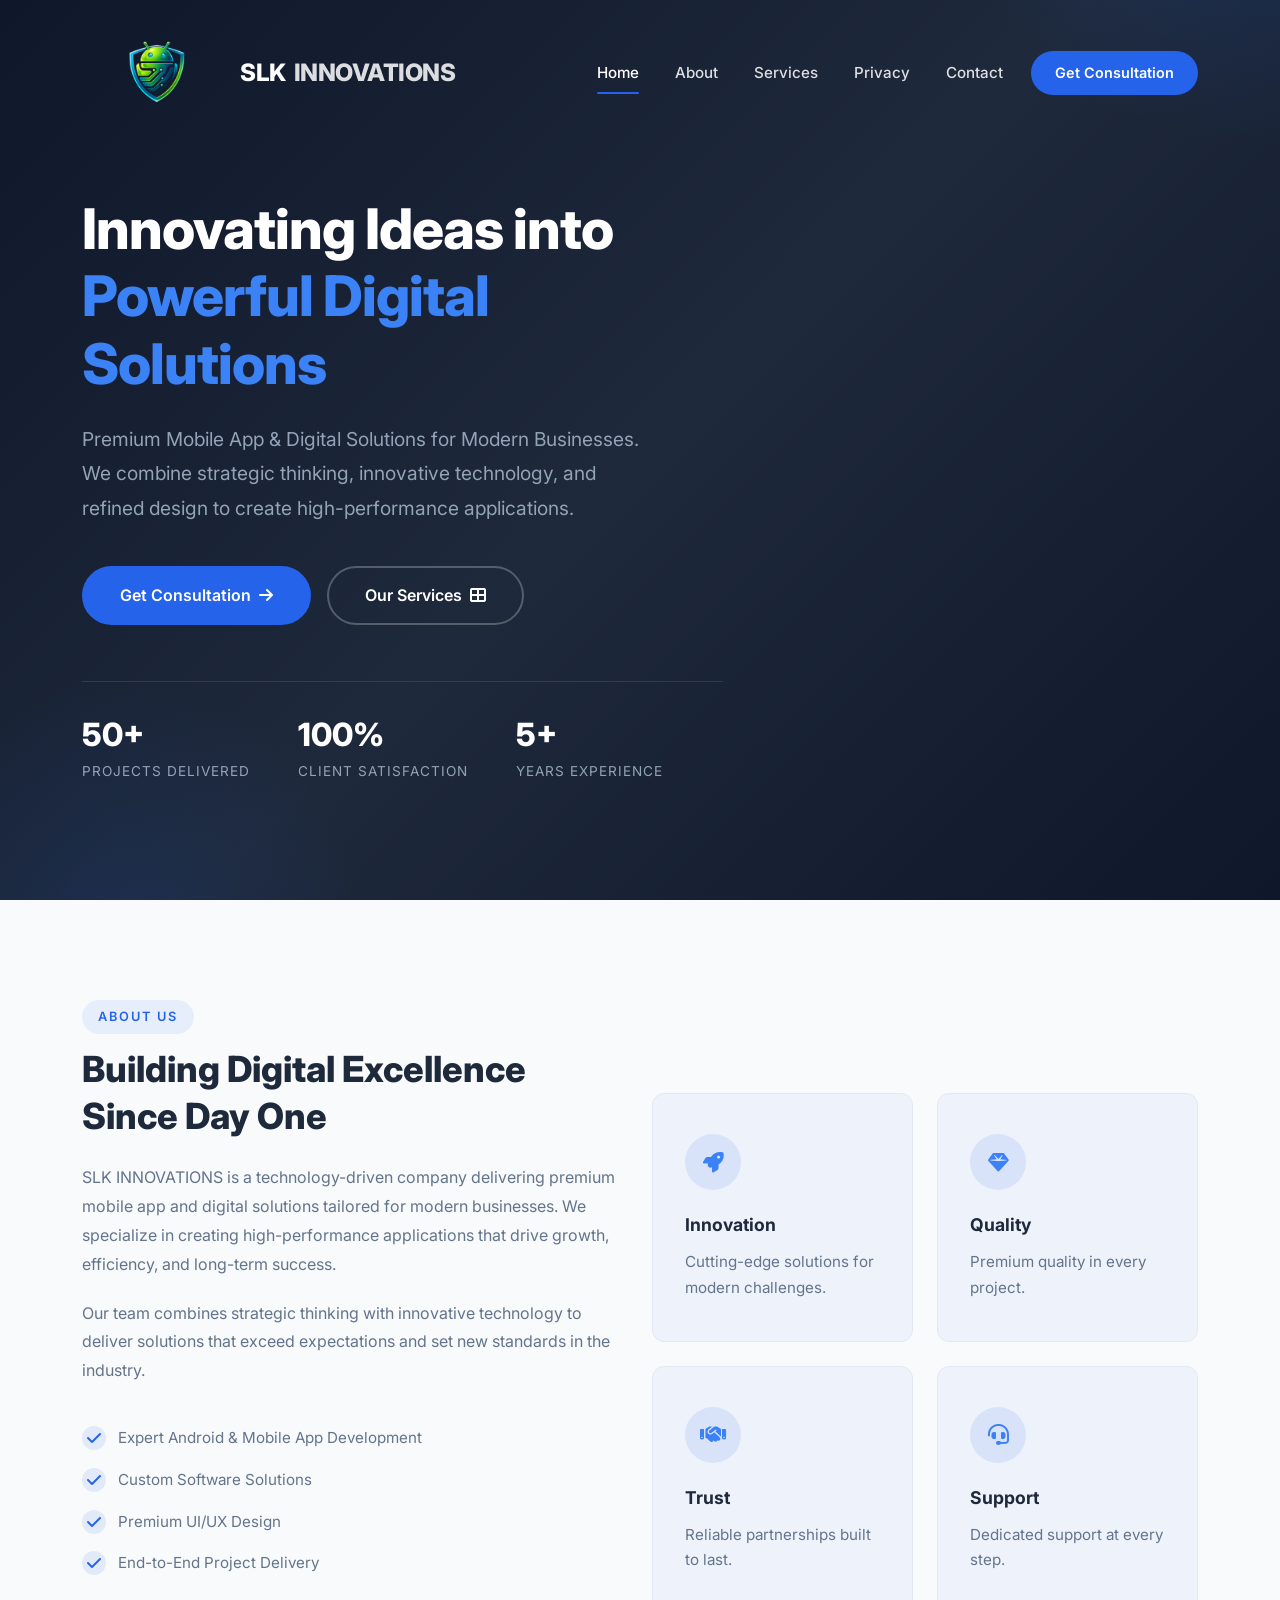
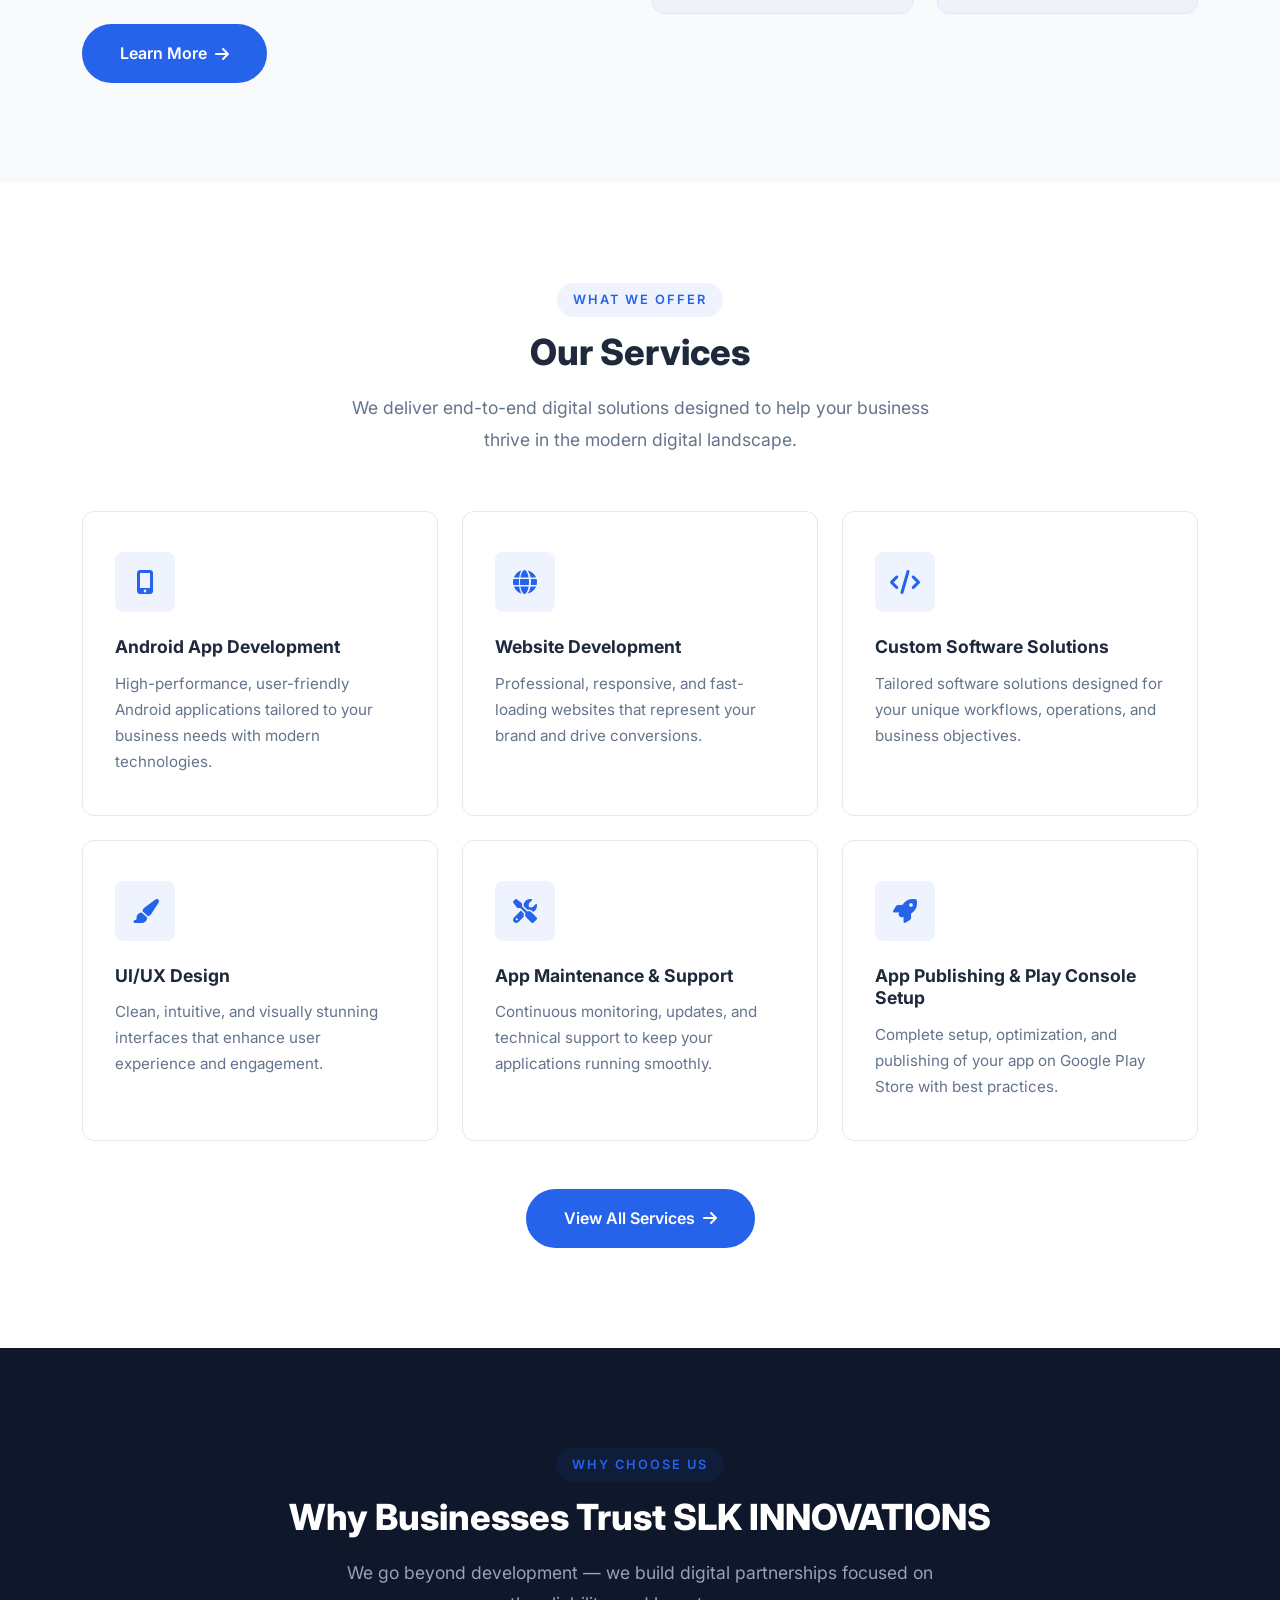
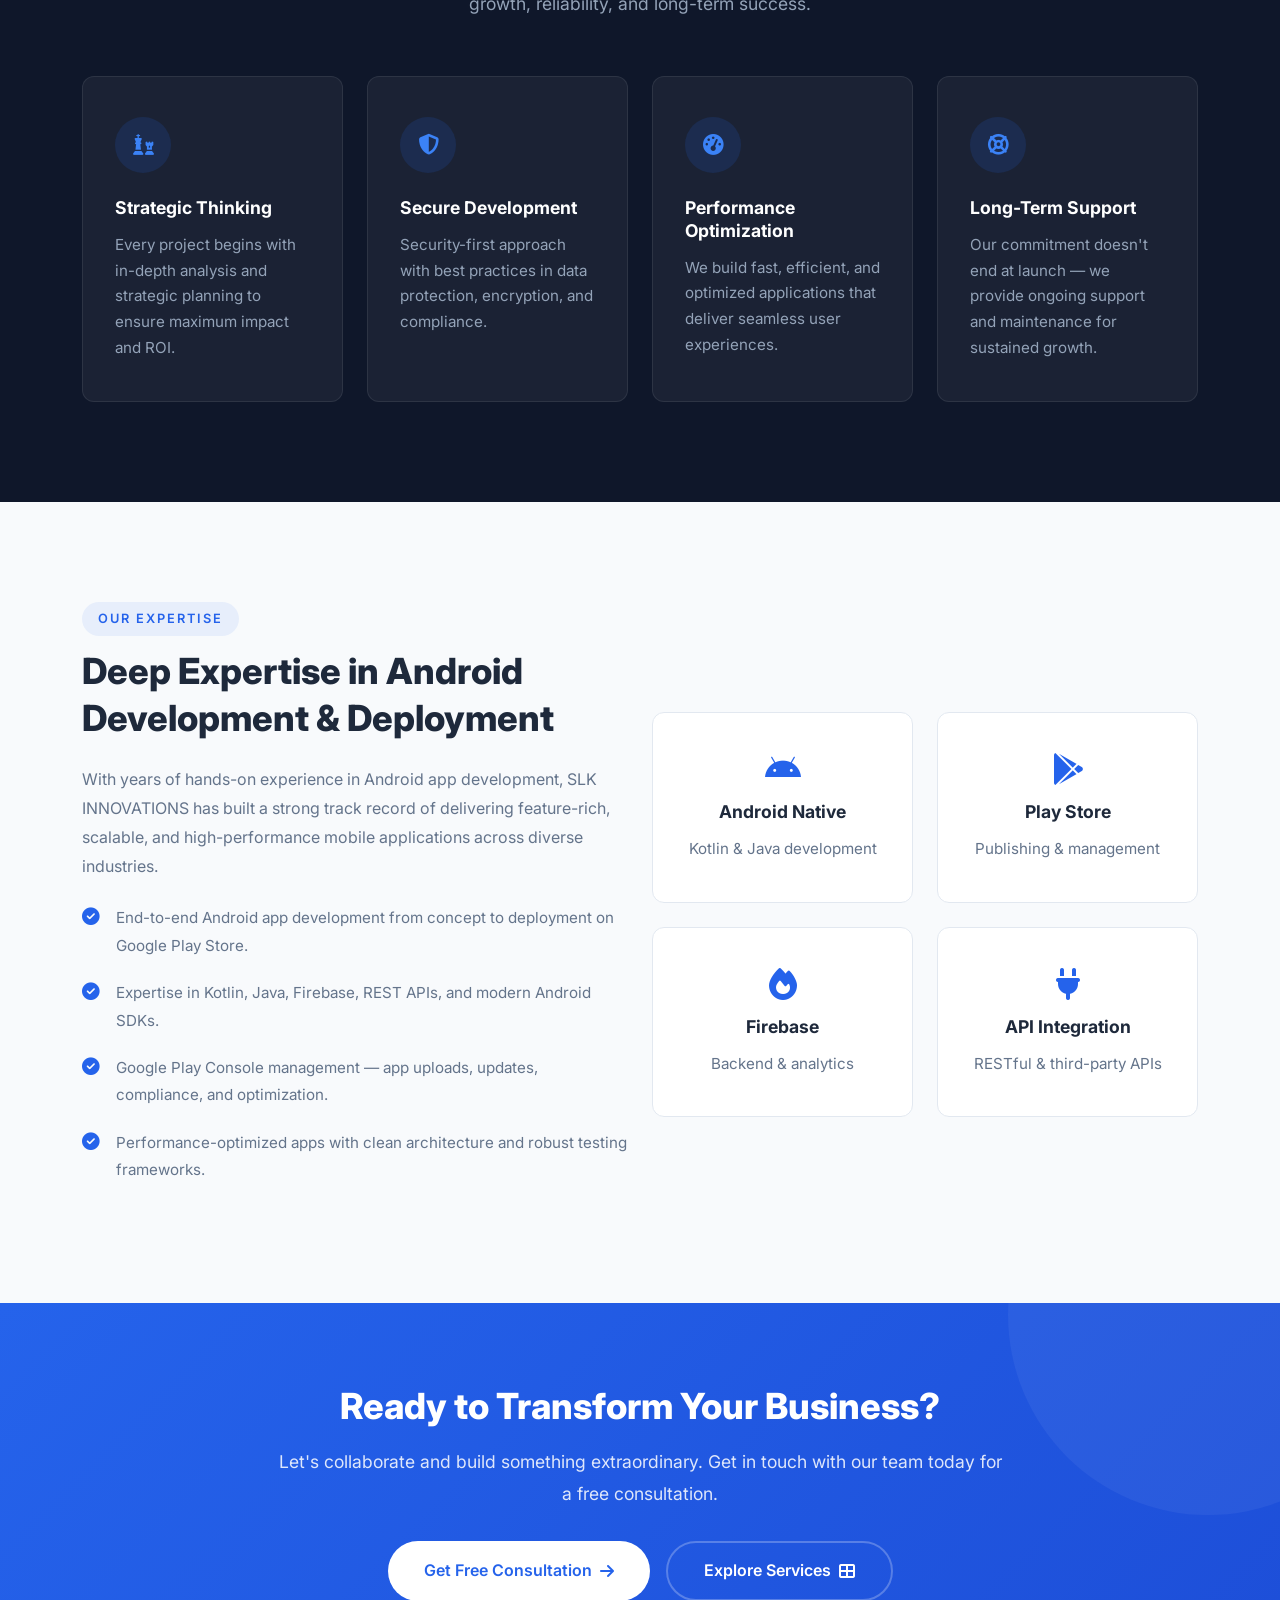
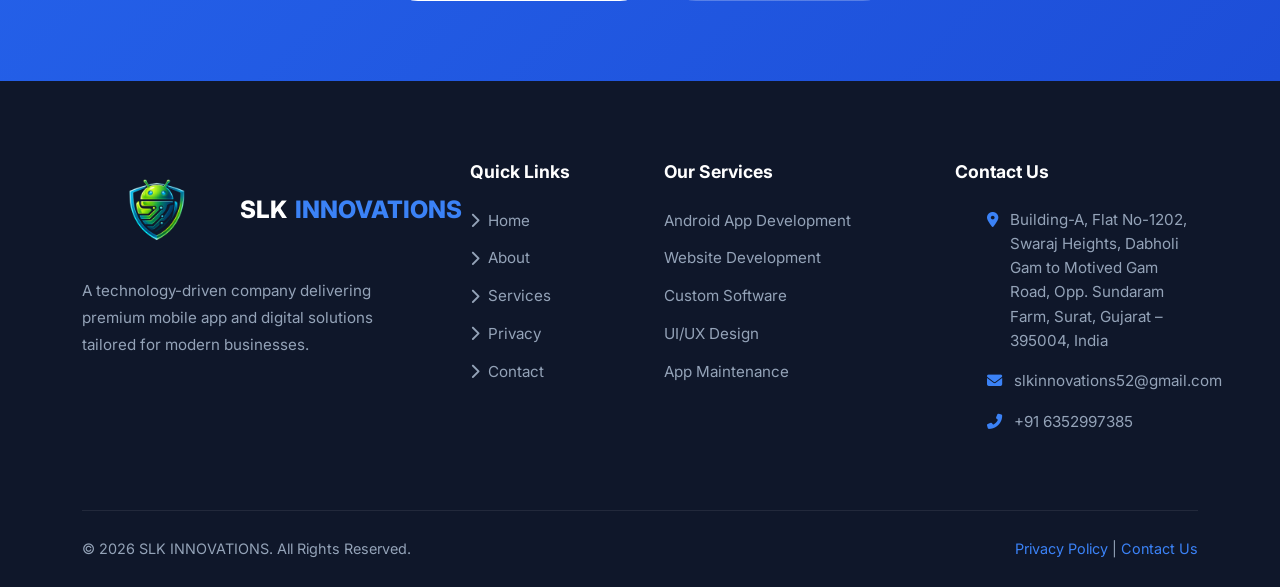
<file: index.html>
<!DOCTYPE html>
<html lang="en">
<head>
    <!-- Meta Tags -->
    <meta charset="UTF-8">
    <meta name="viewport" content="width=device-width, initial-scale=1.0">
    <meta name="description" content="SLK INNOVATIONS – Premium Mobile App & Digital Solutions for Modern Businesses. Android App Development, Website Development, UI/UX Design, and Custom Software Solutions in Surat, Gujarat, India.">
    <meta name="keywords" content="SLK Innovations, mobile app development, android app, website development, digital solutions, Surat, Gujarat">
    <meta name="author" content="SLK INNOVATIONS">
    <meta name="theme-color" content="#2563EB">
    <meta name="robots" content="index, follow">
    <link rel="canonical" href="https://slkinnovations.in/">

    <!-- Open Graph -->
    <meta property="og:title" content="SLK INNOVATIONS | Innovating Ideas into Powerful Digital Solutions">
    <meta property="og:description" content="Premium Mobile App & Digital Solutions for Modern Businesses. Android App Development, Website Development, UI/UX Design, and Custom Software Solutions.">
    <meta property="og:type" content="website">
    <meta property="og:url" content="https://slkinnovations.in/">
    <meta property="og:image" content="https://slkinnovations.in/img/logo.png">
    <meta property="og:site_name" content="SLK INNOVATIONS">

    <title>SLK INNOVATIONS | Innovating Ideas into Powerful Digital Solutions</title>

    <!-- Favicon -->
    <link rel="icon" type="image/png" href="img/logo.png">

    <!-- Bootstrap 5 CSS -->
    <link href="https://cdn.jsdelivr.net/npm/bootstrap@5.3.2/dist/css/bootstrap.min.css" rel="stylesheet">

    <!-- Font Awesome -->
    <link rel="stylesheet" href="https://cdnjs.cloudflare.com/ajax/libs/font-awesome/6.5.1/css/all.min.css">

    <!-- AOS - Animate On Scroll -->
    <link href="https://unpkg.com/aos@2.3.1/dist/aos.css" rel="stylesheet">

    <!-- Custom CSS -->
    <link rel="stylesheet" href="css/style.css">

    <!-- Structured Data (JSON-LD) -->
    <script type="application/ld+json">
    {
        "@context": "https://schema.org",
        "@type": "Organization",
        "name": "SLK INNOVATIONS",
        "url": "https://slkinnovations.in",
        "logo": "https://slkinnovations.in/img/logo.png",
        "description": "Premium Mobile App & Digital Solutions for Modern Businesses.",
        "address": {
            "@type": "PostalAddress",
            "streetAddress": "Building-A, Flat No-1202, Swaraj Heights, Dabholi Gam to Motived Gam Road, Opp. Sundaram Farm",
            "addressLocality": "Surat",
            "addressRegion": "Gujarat",
            "postalCode": "395004",
            "addressCountry": "IN"
        },
        "telephone": "+916352997385",
        "email": "slkinnovations52@gmail.com",
        "sameAs": []
    }
    </script>
</head>
<body>

    <!-- Preloader -->
    <div class="preloader" id="preloader">
        <div class="spinner"></div>
    </div>

    <!-- ==============================
         NAVBAR
    ============================== -->
    <nav class="navbar navbar-expand-lg fixed-top" id="mainNavbar">
        <div class="container">
            <a class="navbar-brand" href="index.html">
                <img src="img/logo.png" alt="SLK INNOVATIONS" class="navbar-logo"> SLK <span>INNOVATIONS</span>
            </a>
            <button class="navbar-toggler" type="button" data-bs-toggle="collapse" data-bs-target="#navbarNav">
                <i class="fas fa-bars"></i>
            </button>
            <div class="collapse navbar-collapse justify-content-end" id="navbarNav">
                <ul class="navbar-nav align-items-lg-center">
                    <li class="nav-item">
                        <a class="nav-link active" href="index.html">Home</a>
                    </li>
                    <li class="nav-item">
                        <a class="nav-link" href="about.html">About</a>
                    </li>
                    <li class="nav-item">
                        <a class="nav-link" href="services.html">Services</a>
                    </li>
                    <li class="nav-item">
                        <a class="nav-link" href="privacy.html">Privacy</a>
                    </li>
                    <li class="nav-item">
                        <a class="nav-link" href="contact.html">Contact</a>
                    </li>
                    <li class="nav-item">
                        <a class="nav-link nav-cta" href="contact.html">Get Consultation</a>
                    </li>
                </ul>
            </div>
        </div>
    </nav>

    <!-- ==============================
         HERO SECTION
    ============================== -->
    <section class="hero-section" id="hero">
        <div class="container">
            <div class="row align-items-center">
                <div class="col-lg-7">
                    <div class="hero-content" data-aos="fade-up" data-aos-duration="800">
                        <h1>Innovating Ideas into <span class="highlight">Powerful Digital Solutions</span></h1>
                        <p>Premium Mobile App &amp; Digital Solutions for Modern Businesses. We combine strategic thinking, innovative technology, and refined design to create high-performance applications.</p>
                        <div class="d-flex flex-wrap gap-3">
                            <a href="contact.html" class="btn-primary-custom">
                                Get Consultation <i class="fas fa-arrow-right"></i>
                            </a>
                            <a href="services.html" class="btn-outline-custom">
                                Our Services <i class="fas fa-th-large"></i>
                            </a>
                        </div>

                        <!-- Hero Stats -->
                        <div class="hero-stats" data-aos="fade-up" data-aos-delay="200">
                            <div class="stat">
                                <h3>50+</h3>
                                <p>Projects Delivered</p>
                            </div>
                            <div class="stat">
                                <h3>100%</h3>
                                <p>Client Satisfaction</p>
                            </div>
                            <div class="stat">
                                <h3>5+</h3>
                                <p>Years Experience</p>
                            </div>
                        </div>
                    </div>
                </div>
            </div>
        </div>
    </section>

    <!-- ==============================
         ABOUT PREVIEW SECTION
    ============================== -->
    <section class="about-preview section-padding" id="about-preview">
        <div class="container">
            <div class="row align-items-center">
                <div class="col-lg-6" data-aos="fade-up">
                    <div class="about-preview-content">
                        <span class="section-label">About Us</span>
                        <h2>Building Digital Excellence Since Day One</h2>
                        <p>SLK INNOVATIONS is a technology-driven company delivering premium mobile app and digital solutions tailored for modern businesses. We specialize in creating high-performance applications that drive growth, efficiency, and long-term success.</p>
                        <p>Our team combines strategic thinking with innovative technology to deliver solutions that exceed expectations and set new standards in the industry.</p>
                        <ul class="about-feature-list">
                            <li><i class="fas fa-check"></i> Expert Android & Mobile App Development</li>
                            <li><i class="fas fa-check"></i> Custom Software Solutions</li>
                            <li><i class="fas fa-check"></i> Premium UI/UX Design</li>
                            <li><i class="fas fa-check"></i> End-to-End Project Delivery</li>
                        </ul>
                        <a href="about.html" class="btn-primary-custom mt-2">
                            Learn More <i class="fas fa-arrow-right"></i>
                        </a>
                    </div>
                </div>
                <div class="col-lg-6" data-aos="fade-up" data-aos-delay="100">
                    <div class="row g-4 mt-4 mt-lg-0">
                        <div class="col-6">
                            <div class="why-card" style="background: rgba(37,99,235,0.05); border-color: var(--border-color);">
                                <div class="icon-circle" style="background: rgba(37,99,235,0.1);">
                                    <i class="fas fa-rocket"></i>
                                </div>
                                <h4 style="color: var(--text-primary);">Innovation</h4>
                                <p style="color: var(--text-secondary);">Cutting-edge solutions for modern challenges.</p>
                            </div>
                        </div>
                        <div class="col-6">
                            <div class="why-card" style="background: rgba(37,99,235,0.05); border-color: var(--border-color);">
                                <div class="icon-circle" style="background: rgba(37,99,235,0.1);">
                                    <i class="fas fa-gem"></i>
                                </div>
                                <h4 style="color: var(--text-primary);">Quality</h4>
                                <p style="color: var(--text-secondary);">Premium quality in every project.</p>
                            </div>
                        </div>
                        <div class="col-6">
                            <div class="why-card" style="background: rgba(37,99,235,0.05); border-color: var(--border-color);">
                                <div class="icon-circle" style="background: rgba(37,99,235,0.1);">
                                    <i class="fas fa-handshake"></i>
                                </div>
                                <h4 style="color: var(--text-primary);">Trust</h4>
                                <p style="color: var(--text-secondary);">Reliable partnerships built to last.</p>
                            </div>
                        </div>
                        <div class="col-6">
                            <div class="why-card" style="background: rgba(37,99,235,0.05); border-color: var(--border-color);">
                                <div class="icon-circle" style="background: rgba(37,99,235,0.1);">
                                    <i class="fas fa-headset"></i>
                                </div>
                                <h4 style="color: var(--text-primary);">Support</h4>
                                <p style="color: var(--text-secondary);">Dedicated support at every step.</p>
                            </div>
                        </div>
                    </div>
                </div>
            </div>
        </div>
    </section>

    <!-- ==============================
         SERVICES PREVIEW
    ============================== -->
    <section class="section-padding" id="services">
        <div class="container">
            <div class="text-center" data-aos="fade-up">
                <span class="section-label">What We Offer</span>
                <h2 class="section-title">Our Services</h2>
                <p class="section-subtitle">We deliver end-to-end digital solutions designed to help your business thrive in the modern digital landscape.</p>
            </div>

            <div class="row g-4">
                <!-- Service 1 -->
                <div class="col-lg-4 col-md-6" data-aos="fade-up" data-aos-delay="0">
                    <div class="service-card">
                        <div class="icon-box">
                            <i class="fas fa-mobile-alt"></i>
                        </div>
                        <h4>Android App Development</h4>
                        <p>High-performance, user-friendly Android applications tailored to your business needs with modern technologies.</p>
                    </div>
                </div>

                <!-- Service 2 -->
                <div class="col-lg-4 col-md-6" data-aos="fade-up" data-aos-delay="100">
                    <div class="service-card">
                        <div class="icon-box">
                            <i class="fas fa-globe"></i>
                        </div>
                        <h4>Website Development</h4>
                        <p>Professional, responsive, and fast-loading websites that represent your brand and drive conversions.</p>
                    </div>
                </div>

                <!-- Service 3 -->
                <div class="col-lg-4 col-md-6" data-aos="fade-up" data-aos-delay="200">
                    <div class="service-card">
                        <div class="icon-box">
                            <i class="fas fa-code"></i>
                        </div>
                        <h4>Custom Software Solutions</h4>
                        <p>Tailored software solutions designed for your unique workflows, operations, and business objectives.</p>
                    </div>
                </div>

                <!-- Service 4 -->
                <div class="col-lg-4 col-md-6" data-aos="fade-up" data-aos-delay="0">
                    <div class="service-card">
                        <div class="icon-box">
                            <i class="fas fa-paint-brush"></i>
                        </div>
                        <h4>UI/UX Design</h4>
                        <p>Clean, intuitive, and visually stunning interfaces that enhance user experience and engagement.</p>
                    </div>
                </div>

                <!-- Service 5 -->
                <div class="col-lg-4 col-md-6" data-aos="fade-up" data-aos-delay="100">
                    <div class="service-card">
                        <div class="icon-box">
                            <i class="fas fa-tools"></i>
                        </div>
                        <h4>App Maintenance &amp; Support</h4>
                        <p>Continuous monitoring, updates, and technical support to keep your applications running smoothly.</p>
                    </div>
                </div>

                <!-- Service 6 -->
                <div class="col-lg-4 col-md-6" data-aos="fade-up" data-aos-delay="200">
                    <div class="service-card">
                        <div class="icon-box">
                            <i class="fas fa-rocket"></i>
                        </div>
                        <h4>App Publishing &amp; Play Console Setup</h4>
                        <p>Complete setup, optimization, and publishing of your app on Google Play Store with best practices.</p>
                    </div>
                </div>
            </div>

            <div class="text-center mt-5" data-aos="fade-up">
                <a href="services.html" class="btn-primary-custom">
                    View All Services <i class="fas fa-arrow-right"></i>
                </a>
            </div>
        </div>
    </section>

    <!-- ==============================
         WHY CHOOSE US
    ============================== -->
    <section class="why-choose-section section-padding" id="why-choose">
        <div class="container">
            <div class="text-center" data-aos="fade-up">
                <span class="section-label">Why Choose Us</span>
                <h2 class="section-title" style="color: #fff;">Why Businesses Trust SLK INNOVATIONS</h2>
                <p class="section-subtitle" style="color: var(--text-light);">We go beyond development — we build digital partnerships focused on growth, reliability, and long-term success.</p>
            </div>

            <div class="row g-4">
                <!-- Why 1 -->
                <div class="col-lg-3 col-md-6" data-aos="fade-up" data-aos-delay="0">
                    <div class="why-card">
                        <div class="icon-circle">
                            <i class="fas fa-chess"></i>
                        </div>
                        <h4>Strategic Thinking</h4>
                        <p>Every project begins with in-depth analysis and strategic planning to ensure maximum impact and ROI.</p>
                    </div>
                </div>

                <!-- Why 2 -->
                <div class="col-lg-3 col-md-6" data-aos="fade-up" data-aos-delay="100">
                    <div class="why-card">
                        <div class="icon-circle">
                            <i class="fas fa-shield-alt"></i>
                        </div>
                        <h4>Secure Development</h4>
                        <p>Security-first approach with best practices in data protection, encryption, and compliance.</p>
                    </div>
                </div>

                <!-- Why 3 -->
                <div class="col-lg-3 col-md-6" data-aos="fade-up" data-aos-delay="200">
                    <div class="why-card">
                        <div class="icon-circle">
                            <i class="fas fa-tachometer-alt"></i>
                        </div>
                        <h4>Performance Optimization</h4>
                        <p>We build fast, efficient, and optimized applications that deliver seamless user experiences.</p>
                    </div>
                </div>

                <!-- Why 4 -->
                <div class="col-lg-3 col-md-6" data-aos="fade-up" data-aos-delay="300">
                    <div class="why-card">
                        <div class="icon-circle">
                            <i class="fas fa-life-ring"></i>
                        </div>
                        <h4>Long-Term Support</h4>
                        <p>Our commitment doesn't end at launch — we provide ongoing support and maintenance for sustained growth.</p>
                    </div>
                </div>
            </div>
        </div>
    </section>

    <!-- ==============================
         EXPERIENCE SECTION
    ============================== -->
    <section class="experience-section section-padding" id="experience">
        <div class="container">
            <div class="row align-items-center">
                <div class="col-lg-6" data-aos="fade-up">
                    <div class="experience-content">
                        <span class="section-label">Our Expertise</span>
                        <h2>Deep Expertise in Android Development &amp; Deployment</h2>
                        <p class="mb-4">With years of hands-on experience in Android app development, SLK INNOVATIONS has built a strong track record of delivering feature-rich, scalable, and high-performance mobile applications across diverse industries.</p>

                        <div class="exp-item">
                            <i class="fas fa-check-circle"></i>
                            <p>End-to-end Android app development from concept to deployment on Google Play Store.</p>
                        </div>
                        <div class="exp-item">
                            <i class="fas fa-check-circle"></i>
                            <p>Expertise in Kotlin, Java, Firebase, REST APIs, and modern Android SDKs.</p>
                        </div>
                        <div class="exp-item">
                            <i class="fas fa-check-circle"></i>
                            <p>Google Play Console management — app uploads, updates, compliance, and optimization.</p>
                        </div>
                        <div class="exp-item">
                            <i class="fas fa-check-circle"></i>
                            <p>Performance-optimized apps with clean architecture and robust testing frameworks.</p>
                        </div>
                    </div>
                </div>
                <div class="col-lg-6" data-aos="fade-up" data-aos-delay="100">
                    <div class="row g-4 mt-4 mt-lg-0">
                        <div class="col-6">
                            <div class="service-card text-center">
                                <i class="fab fa-android fa-2x mb-3" style="color: var(--primary);"></i>
                                <h4>Android Native</h4>
                                <p>Kotlin & Java development</p>
                            </div>
                        </div>
                        <div class="col-6">
                            <div class="service-card text-center">
                                <i class="fab fa-google-play fa-2x mb-3" style="color: var(--primary);"></i>
                                <h4>Play Store</h4>
                                <p>Publishing & management</p>
                            </div>
                        </div>
                        <div class="col-6">
                            <div class="service-card text-center">
                                <i class="fas fa-fire fa-2x mb-3" style="color: var(--primary);"></i>
                                <h4>Firebase</h4>
                                <p>Backend & analytics</p>
                            </div>
                        </div>
                        <div class="col-6">
                            <div class="service-card text-center">
                                <i class="fas fa-plug fa-2x mb-3" style="color: var(--primary);"></i>
                                <h4>API Integration</h4>
                                <p>RESTful & third-party APIs</p>
                            </div>
                        </div>
                    </div>
                </div>
            </div>
        </div>
    </section>

    <!-- ==============================
         CTA SECTION
    ============================== -->
    <section class="cta-section" id="cta">
        <div class="container">
            <div class="row justify-content-center">
                <div class="col-lg-8 text-center" data-aos="fade-up">
                    <h2>Ready to Transform Your Business?</h2>
                    <p>Let's collaborate and build something extraordinary. Get in touch with our team today for a free consultation.</p>
                    <div class="d-flex flex-wrap gap-3 justify-content-center">
                        <a href="contact.html" class="btn-white-custom">
                            Get Free Consultation <i class="fas fa-arrow-right"></i>
                        </a>
                        <a href="services.html" class="btn-outline-custom">
                            Explore Services <i class="fas fa-th-large"></i>
                        </a>
                    </div>
                </div>
            </div>
        </div>
    </section>

    <!-- ==============================
         FOOTER
    ============================== -->
    <footer class="footer" id="footer">
        <div class="container">
            <div class="row g-5">
                <!-- Company Info -->
                <div class="col-lg-4 col-md-6">
                    <div class="footer-logo">
                        <img src="img/logo.png" alt="SLK INNOVATIONS" class="footer-logo-img"> SLK <span>INNOVATIONS</span>
                    </div>
                    <p class="footer-description">A technology-driven company delivering premium mobile app and digital solutions tailored for modern businesses.</p>
                </div>

                <!-- Quick Links -->
                <div class="col-lg-2 col-md-6">
                    <h5>Quick Links</h5>
                    <ul class="footer-links">
                        <li><a href="index.html"><i class="fas fa-chevron-right"></i> Home</a></li>
                        <li><a href="about.html"><i class="fas fa-chevron-right"></i> About</a></li>
                        <li><a href="services.html"><i class="fas fa-chevron-right"></i> Services</a></li>
                        <li><a href="privacy.html"><i class="fas fa-chevron-right"></i> Privacy</a></li>
                        <li><a href="contact.html"><i class="fas fa-chevron-right"></i> Contact</a></li>
                    </ul>
                </div>

                <!-- Services -->
                <div class="col-lg-3 col-md-6">
                    <h5>Our Services</h5>
                    <ul class="footer-links">
                        <li><a href="services.html">Android App Development</a></li>
                        <li><a href="services.html">Website Development</a></li>
                        <li><a href="services.html">Custom Software</a></li>
                        <li><a href="services.html">UI/UX Design</a></li>
                        <li><a href="services.html">App Maintenance</a></li>
                    </ul>
                </div>

                <!-- Contact Info -->
                <div class="col-lg-3 col-md-6">
                    <h5>Contact Us</h5>
                    <ul class="footer-contact-info">
                        <li>
                            <i class="fas fa-map-marker-alt"></i>
                            <span>Building-A, Flat No-1202, Swaraj Heights, Dabholi Gam to Motived Gam Road, Opp. Sundaram Farm, Surat, Gujarat – 395004, India</span>
                        </li>
                        <li>
                            <i class="fas fa-envelope"></i>
                            <span>slkinnovations52@gmail.com</span>
                        </li>
                        <li>
                            <i class="fas fa-phone-alt"></i>
                            <span>+91 6352997385</span>
                        </li>
                    </ul>
                </div>
            </div>

            <!-- Footer Bottom -->
            <div class="footer-bottom">
                <div class="row align-items-center">
                    <div class="col-md-6">
                        <p>&copy; 2026 SLK INNOVATIONS. All Rights Reserved.</p>
                    </div>
                    <div class="col-md-6 text-md-end">
                        <p><a href="privacy.html">Privacy Policy</a> | <a href="contact.html">Contact Us</a></p>
                    </div>
                </div>
            </div>
        </div>
    </footer>

    <!-- Back to Top Button -->
    <button class="back-to-top" id="backToTop" aria-label="Back to top">
        <i class="fas fa-chevron-up"></i>
    </button>

    <!-- Bootstrap JS -->
    <script src="https://cdn.jsdelivr.net/npm/bootstrap@5.3.2/dist/js/bootstrap.bundle.min.js"></script>

    <!-- AOS JS -->
    <script src="https://unpkg.com/aos@2.3.1/dist/aos.js"></script>

    <!-- Main Script -->
    <script>
        // Initialize AOS
        AOS.init({
            duration: 700,
            once: true,
            offset: 80,
            easing: 'ease-out'
        });

        // Preloader
        window.addEventListener('load', function() {
            document.getElementById('preloader').classList.add('hide');
        });

        // Navbar scroll effect
        window.addEventListener('scroll', function() {
            const navbar = document.getElementById('mainNavbar');
            const backToTop = document.getElementById('backToTop');

            if (window.scrollY > 50) {
                navbar.classList.add('scrolled');
            } else {
                navbar.classList.remove('scrolled');
            }

            if (window.scrollY > 300) {
                backToTop.classList.add('show');
            } else {
                backToTop.classList.remove('show');
            }
        });

        // Back to top
        document.getElementById('backToTop').addEventListener('click', function() {
            window.scrollTo({ top: 0, behavior: 'smooth' });
        });

        // Close mobile menu on link click
        document.querySelectorAll('.nav-link').forEach(function(link) {
            link.addEventListener('click', function() {
                const navCollapse = document.getElementById('navbarNav');
                if (navCollapse.classList.contains('show')) {
                    new bootstrap.Collapse(navCollapse).hide();
                }
            });
        });
    </script>

</body>
</html>
</file>
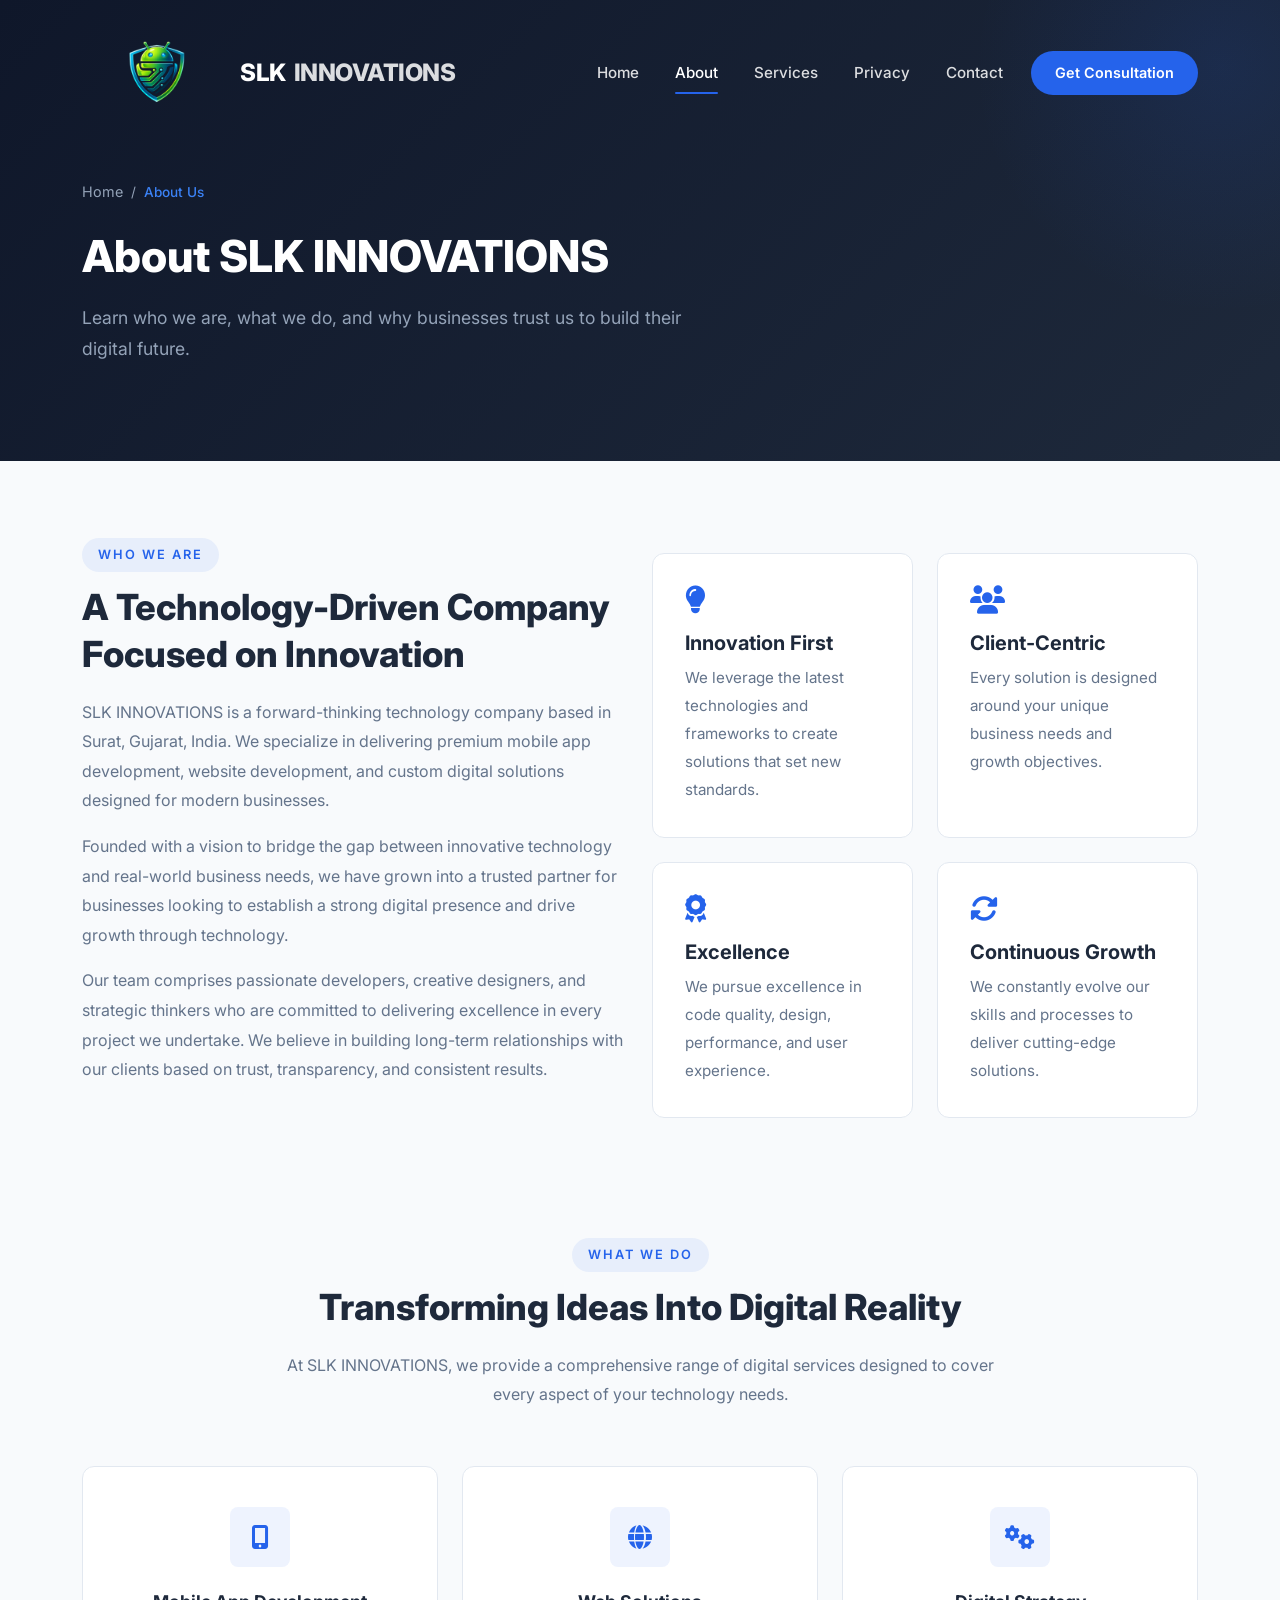
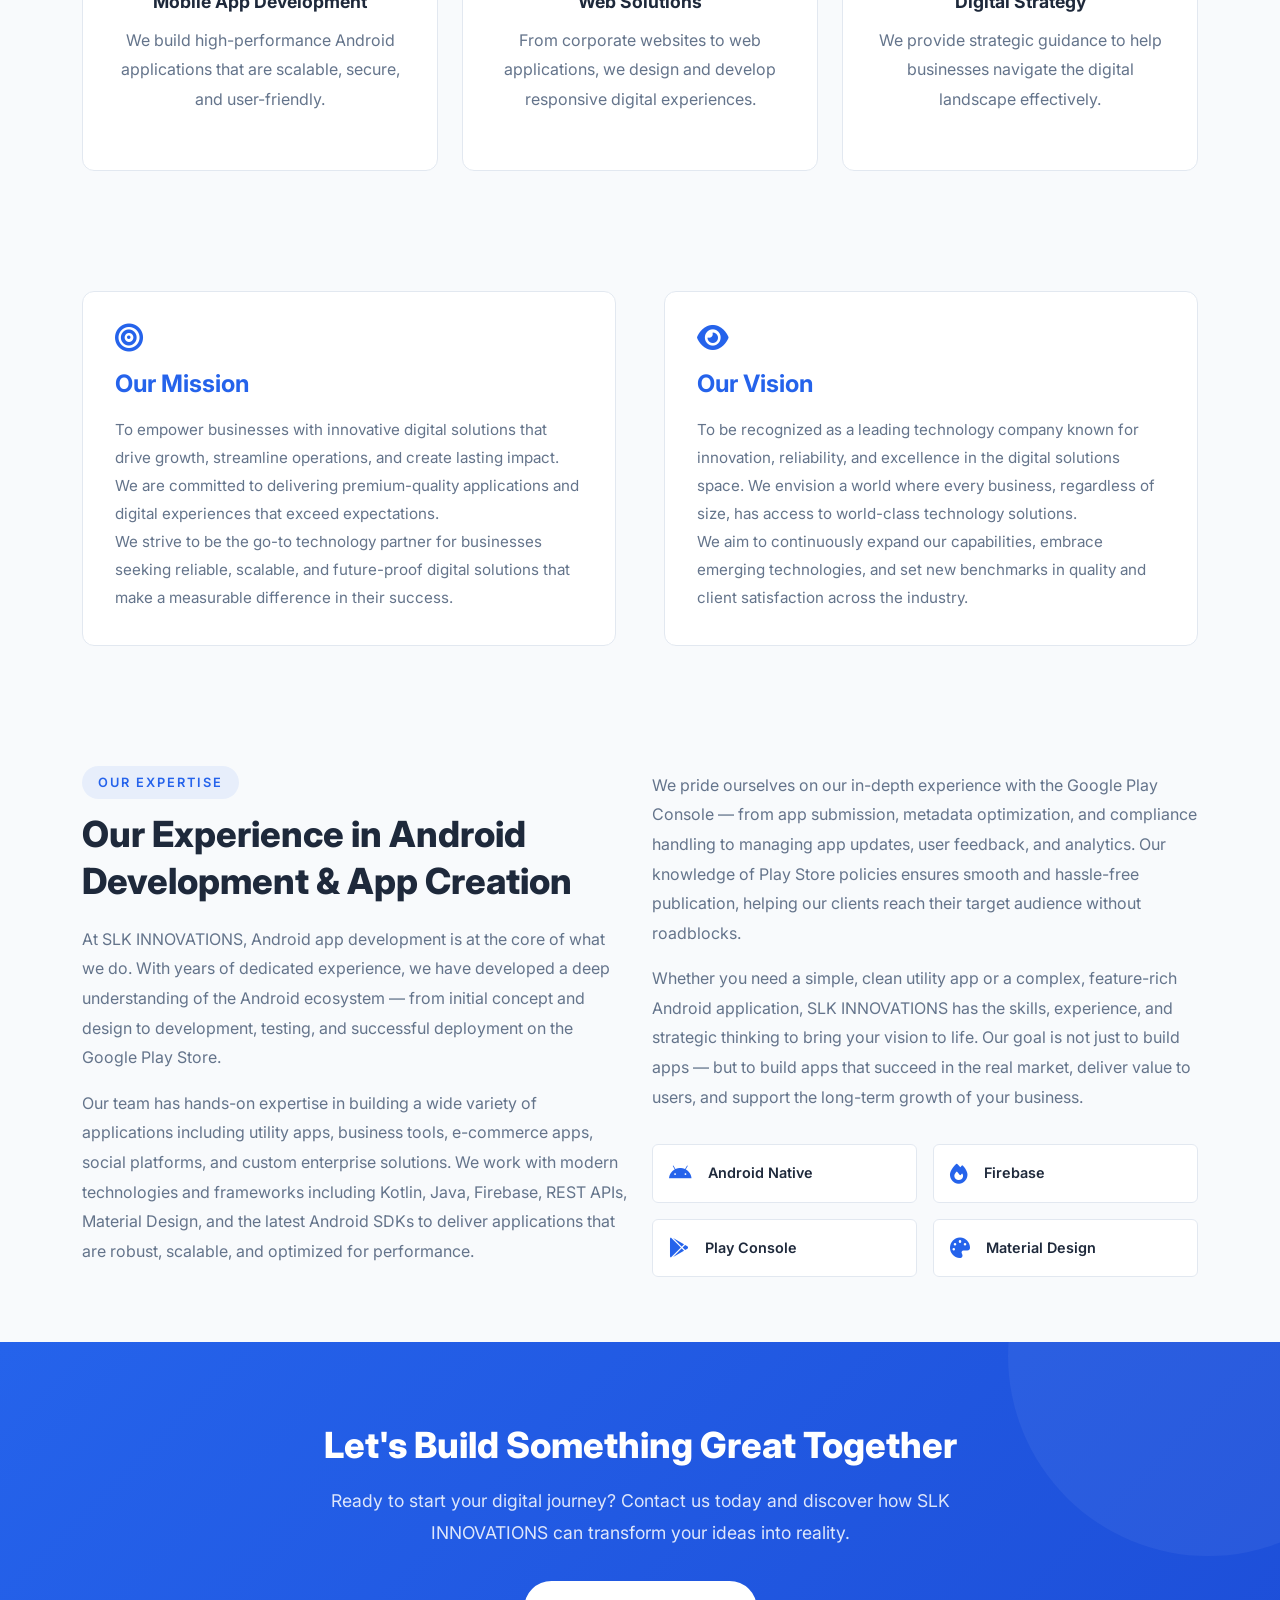
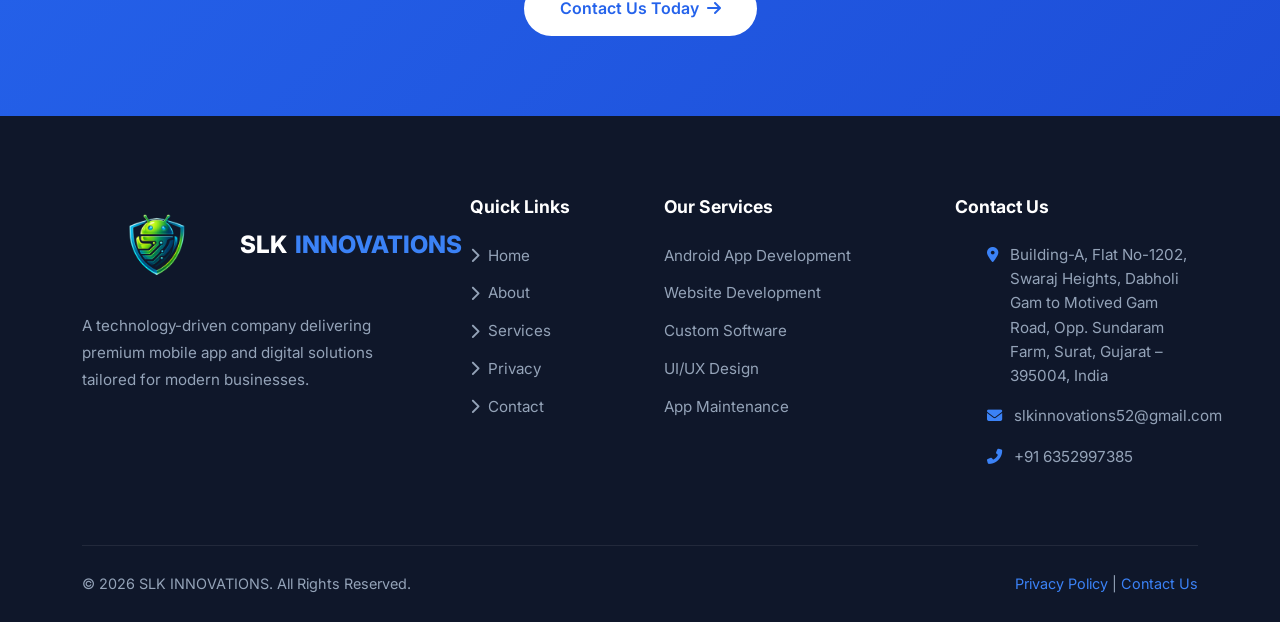
<file: about.html>
<!DOCTYPE html>
<html lang="en">
<head>
    <!-- Meta Tags -->
    <meta charset="UTF-8">
    <meta name="viewport" content="width=device-width, initial-scale=1.0">
    <meta name="description" content="About SLK INNOVATIONS – Learn about our mission, vision, values, and experience in Android development and digital solutions.">
    <meta name="author" content="SLK INNOVATIONS">
    <meta name="theme-color" content="#2563EB">
    <meta name="robots" content="index, follow">
    <link rel="canonical" href="https://slkinnovations.in/about.html">

    <!-- Open Graph -->
    <meta property="og:title" content="About Us | SLK INNOVATIONS">
    <meta property="og:description" content="Learn about our mission, vision, values, and experience in Android development and digital solutions.">
    <meta property="og:type" content="website">
    <meta property="og:url" content="https://slkinnovations.in/about.html">
    <meta property="og:image" content="https://slkinnovations.in/img/logo.png">
    <meta property="og:site_name" content="SLK INNOVATIONS">

    <title>About Us | SLK INNOVATIONS</title>

    <!-- Favicon -->
    <link rel="icon" type="image/png" href="img/logo.png">

    <!-- Bootstrap 5 CSS -->
    <link href="https://cdn.jsdelivr.net/npm/bootstrap@5.3.2/dist/css/bootstrap.min.css" rel="stylesheet">

    <!-- Font Awesome -->
    <link rel="stylesheet" href="https://cdnjs.cloudflare.com/ajax/libs/font-awesome/6.5.1/css/all.min.css">

    <!-- AOS -->
    <link href="https://unpkg.com/aos@2.3.1/dist/aos.css" rel="stylesheet">

    <!-- Custom CSS -->
    <link rel="stylesheet" href="css/style.css">
</head>
<body>

    <!-- Preloader -->
    <div class="preloader" id="preloader">
        <div class="spinner"></div>
    </div>

    <!-- ==============================
         NAVBAR
    ============================== -->
    <nav class="navbar navbar-expand-lg fixed-top" id="mainNavbar">
        <div class="container">
            <a class="navbar-brand" href="index.html">
                <img src="img/logo.png" alt="SLK INNOVATIONS" class="navbar-logo"> SLK <span>INNOVATIONS</span>
            </a>
            <button class="navbar-toggler" type="button" data-bs-toggle="collapse" data-bs-target="#navbarNav">
                <i class="fas fa-bars"></i>
            </button>
            <div class="collapse navbar-collapse justify-content-end" id="navbarNav">
                <ul class="navbar-nav align-items-lg-center">
                    <li class="nav-item">
                        <a class="nav-link" href="index.html">Home</a>
                    </li>
                    <li class="nav-item">
                        <a class="nav-link active" href="about.html">About</a>
                    </li>
                    <li class="nav-item">
                        <a class="nav-link" href="services.html">Services</a>
                    </li>
                    <li class="nav-item">
                        <a class="nav-link" href="privacy.html">Privacy</a>
                    </li>
                    <li class="nav-item">
                        <a class="nav-link" href="contact.html">Contact</a>
                    </li>
                    <li class="nav-item">
                        <a class="nav-link nav-cta" href="contact.html">Get Consultation</a>
                    </li>
                </ul>
            </div>
        </div>
    </nav>

    <!-- ==============================
         PAGE HEADER
    ============================== -->
    <section class="page-header">
        <div class="container">
            <div class="breadcrumb-custom" data-aos="fade-up">
                <a href="index.html">Home</a>
                <span>/</span>
                <span class="current">About Us</span>
            </div>
            <h1 data-aos="fade-up" data-aos-delay="100">About SLK INNOVATIONS</h1>
            <p data-aos="fade-up" data-aos-delay="150">Learn who we are, what we do, and why businesses trust us to build their digital future.</p>
        </div>
    </section>

    <!-- ==============================
         WHO WE ARE
    ============================== -->
    <section class="about-section-block section-padding">
        <div class="container">
            <div class="row align-items-center">
                <div class="col-lg-6" data-aos="fade-up">
                    <span class="section-label">Who We Are</span>
                    <h2>A Technology-Driven Company Focused on Innovation</h2>
                    <p>SLK INNOVATIONS is a forward-thinking technology company based in Surat, Gujarat, India. We specialize in delivering premium mobile app development, website development, and custom digital solutions designed for modern businesses.</p>
                    <p>Founded with a vision to bridge the gap between innovative technology and real-world business needs, we have grown into a trusted partner for businesses looking to establish a strong digital presence and drive growth through technology.</p>
                    <p>Our team comprises passionate developers, creative designers, and strategic thinkers who are committed to delivering excellence in every project we undertake. We believe in building long-term relationships with our clients based on trust, transparency, and consistent results.</p>
                </div>
                <div class="col-lg-6" data-aos="fade-up" data-aos-delay="100">
                    <div class="about-values">
                        <div class="about-value-card">
                            <i class="fas fa-lightbulb"></i>
                            <h4>Innovation First</h4>
                            <p>We leverage the latest technologies and frameworks to create solutions that set new standards.</p>
                        </div>
                        <div class="about-value-card">
                            <i class="fas fa-users"></i>
                            <h4>Client-Centric</h4>
                            <p>Every solution is designed around your unique business needs and growth objectives.</p>
                        </div>
                        <div class="about-value-card">
                            <i class="fas fa-award"></i>
                            <h4>Excellence</h4>
                            <p>We pursue excellence in code quality, design, performance, and user experience.</p>
                        </div>
                        <div class="about-value-card">
                            <i class="fas fa-sync-alt"></i>
                            <h4>Continuous Growth</h4>
                            <p>We constantly evolve our skills and processes to deliver cutting-edge solutions.</p>
                        </div>
                    </div>
                </div>
            </div>
        </div>
    </section>

    <!-- ==============================
         WHAT WE DO
    ============================== -->
    <section class="about-section-block section-padding" style="background: var(--light-bg);">
        <div class="container">
            <div class="row">
                <div class="col-lg-8 mx-auto text-center" data-aos="fade-up">
                    <span class="section-label">What We Do</span>
                    <h2>Transforming Ideas Into Digital Reality</h2>
                    <p>At SLK INNOVATIONS, we provide a comprehensive range of digital services designed to cover every aspect of your technology needs.</p>
                </div>
            </div>
            <div class="row g-4 mt-3">
                <div class="col-lg-4 col-md-6" data-aos="fade-up" data-aos-delay="0">
                    <div class="service-card text-center">
                        <div class="icon-box mx-auto">
                            <i class="fas fa-mobile-alt"></i>
                        </div>
                        <h4>Mobile App Development</h4>
                        <p>We build high-performance Android applications that are scalable, secure, and user-friendly.</p>
                    </div>
                </div>
                <div class="col-lg-4 col-md-6" data-aos="fade-up" data-aos-delay="100">
                    <div class="service-card text-center">
                        <div class="icon-box mx-auto">
                            <i class="fas fa-globe"></i>
                        </div>
                        <h4>Web Solutions</h4>
                        <p>From corporate websites to web applications, we design and develop responsive digital experiences.</p>
                    </div>
                </div>
                <div class="col-lg-4 col-md-6" data-aos="fade-up" data-aos-delay="200">
                    <div class="service-card text-center">
                        <div class="icon-box mx-auto">
                            <i class="fas fa-cogs"></i>
                        </div>
                        <h4>Digital Strategy</h4>
                        <p>We provide strategic guidance to help businesses navigate the digital landscape effectively.</p>
                    </div>
                </div>
            </div>
        </div>
    </section>

    <!-- ==============================
         MISSION & VISION
    ============================== -->
    <section class="about-section-block section-padding">
        <div class="container">
            <div class="row g-5">
                <!-- Mission -->
                <div class="col-lg-6" data-aos="fade-up">
                    <div class="about-value-card h-100">
                        <i class="fas fa-bullseye"></i>
                        <h3 style="color: var(--primary);">Our Mission</h3>
                        <p>To empower businesses with innovative digital solutions that drive growth, streamline operations, and create lasting impact. We are committed to delivering premium-quality applications and digital experiences that exceed expectations.</p>
                        <p>We strive to be the go-to technology partner for businesses seeking reliable, scalable, and future-proof digital solutions that make a measurable difference in their success.</p>
                    </div>
                </div>

                <!-- Vision -->
                <div class="col-lg-6" data-aos="fade-up" data-aos-delay="100">
                    <div class="about-value-card h-100">
                        <i class="fas fa-eye"></i>
                        <h3 style="color: var(--primary);">Our Vision</h3>
                        <p>To be recognized as a leading technology company known for innovation, reliability, and excellence in the digital solutions space. We envision a world where every business, regardless of size, has access to world-class technology solutions.</p>
                        <p>We aim to continuously expand our capabilities, embrace emerging technologies, and set new benchmarks in quality and client satisfaction across the industry.</p>
                    </div>
                </div>
            </div>
        </div>
    </section>

    <!-- ==============================
         ANDROID EXPERIENCE
    ============================== -->
    <section class="about-section-block section-padding" style="background: var(--light-bg);">
        <div class="container">
            <div class="row align-items-center">
                <div class="col-lg-6" data-aos="fade-up">
                    <span class="section-label">Our Expertise</span>
                    <h2>Our Experience in Android Development &amp; App Creation</h2>
                    <p>At SLK INNOVATIONS, Android app development is at the core of what we do. With years of dedicated experience, we have developed a deep understanding of the Android ecosystem — from initial concept and design to development, testing, and successful deployment on the Google Play Store.</p>
                    <p>Our team has hands-on expertise in building a wide variety of applications including utility apps, business tools, e-commerce apps, social platforms, and custom enterprise solutions. We work with modern technologies and frameworks including Kotlin, Java, Firebase, REST APIs, Material Design, and the latest Android SDKs to deliver applications that are robust, scalable, and optimized for performance.</p>
                </div>
                <div class="col-lg-6" data-aos="fade-up" data-aos-delay="100">
                    <p>We pride ourselves on our in-depth experience with the Google Play Console — from app submission, metadata optimization, and compliance handling to managing app updates, user feedback, and analytics. Our knowledge of Play Store policies ensures smooth and hassle-free publication, helping our clients reach their target audience without roadblocks.</p>
                    <p>Whether you need a simple, clean utility app or a complex, feature-rich Android application, SLK INNOVATIONS has the skills, experience, and strategic thinking to bring your vision to life. Our goal is not just to build apps — but to build apps that succeed in the real market, deliver value to users, and support the long-term growth of your business.</p>

                    <div class="row g-3 mt-3">
                        <div class="col-6">
                            <div class="d-flex align-items-center gap-3 p-3 rounded" style="background: var(--white); border: 1px solid var(--border-color);">
                                <i class="fab fa-android fa-lg" style="color: var(--primary);"></i>
                                <span style="font-weight: 600; font-size: 0.9rem;">Android Native</span>
                            </div>
                        </div>
                        <div class="col-6">
                            <div class="d-flex align-items-center gap-3 p-3 rounded" style="background: var(--white); border: 1px solid var(--border-color);">
                                <i class="fas fa-fire fa-lg" style="color: var(--primary);"></i>
                                <span style="font-weight: 600; font-size: 0.9rem;">Firebase</span>
                            </div>
                        </div>
                        <div class="col-6">
                            <div class="d-flex align-items-center gap-3 p-3 rounded" style="background: var(--white); border: 1px solid var(--border-color);">
                                <i class="fab fa-google-play fa-lg" style="color: var(--primary);"></i>
                                <span style="font-weight: 600; font-size: 0.9rem;">Play Console</span>
                            </div>
                        </div>
                        <div class="col-6">
                            <div class="d-flex align-items-center gap-3 p-3 rounded" style="background: var(--white); border: 1px solid var(--border-color);">
                                <i class="fas fa-palette fa-lg" style="color: var(--primary);"></i>
                                <span style="font-weight: 600; font-size: 0.9rem;">Material Design</span>
                            </div>
                        </div>
                    </div>
                </div>
            </div>
        </div>
    </section>

    <!-- ==============================
         CTA SECTION
    ============================== -->
    <section class="cta-section">
        <div class="container">
            <div class="row justify-content-center">
                <div class="col-lg-8 text-center" data-aos="fade-up">
                    <h2>Let's Build Something Great Together</h2>
                    <p>Ready to start your digital journey? Contact us today and discover how SLK INNOVATIONS can transform your ideas into reality.</p>
                    <a href="contact.html" class="btn-white-custom">
                        Contact Us Today <i class="fas fa-arrow-right"></i>
                    </a>
                </div>
            </div>
        </div>
    </section>

    <!-- ==============================
         FOOTER
    ============================== -->
    <footer class="footer" id="footer">
        <div class="container">
            <div class="row g-5">
                <div class="col-lg-4 col-md-6">
                    <div class="footer-logo">
                        <img src="img/logo.png" alt="SLK INNOVATIONS" class="footer-logo-img"> SLK <span>INNOVATIONS</span>
                    </div>
                    <p class="footer-description">A technology-driven company delivering premium mobile app and digital solutions tailored for modern businesses.</p>
                </div>
                <div class="col-lg-2 col-md-6">
                    <h5>Quick Links</h5>
                    <ul class="footer-links">
                        <li><a href="index.html"><i class="fas fa-chevron-right"></i> Home</a></li>
                        <li><a href="about.html"><i class="fas fa-chevron-right"></i> About</a></li>
                        <li><a href="services.html"><i class="fas fa-chevron-right"></i> Services</a></li>
                        <li><a href="privacy.html"><i class="fas fa-chevron-right"></i> Privacy</a></li>
                        <li><a href="contact.html"><i class="fas fa-chevron-right"></i> Contact</a></li>
                    </ul>
                </div>
                <div class="col-lg-3 col-md-6">
                    <h5>Our Services</h5>
                    <ul class="footer-links">
                        <li><a href="services.html">Android App Development</a></li>
                        <li><a href="services.html">Website Development</a></li>
                        <li><a href="services.html">Custom Software</a></li>
                        <li><a href="services.html">UI/UX Design</a></li>
                        <li><a href="services.html">App Maintenance</a></li>
                    </ul>
                </div>
                <div class="col-lg-3 col-md-6">
                    <h5>Contact Us</h5>
                    <ul class="footer-contact-info">
                        <li>
                            <i class="fas fa-map-marker-alt"></i>
                            <span>Building-A, Flat No-1202, Swaraj Heights, Dabholi Gam to Motived Gam Road, Opp. Sundaram Farm, Surat, Gujarat – 395004, India</span>
                        </li>
                        <li>
                            <i class="fas fa-envelope"></i>
                            <span>slkinnovations52@gmail.com</span>
                        </li>
                        <li>
                            <i class="fas fa-phone-alt"></i>
                            <span>+91 6352997385</span>
                        </li>
                    </ul>
                </div>
            </div>
            <div class="footer-bottom">
                <div class="row align-items-center">
                    <div class="col-md-6">
                        <p>&copy; 2026 SLK INNOVATIONS. All Rights Reserved.</p>
                    </div>
                    <div class="col-md-6 text-md-end">
                        <p><a href="privacy.html">Privacy Policy</a> | <a href="contact.html">Contact Us</a></p>
                    </div>
                </div>
            </div>
        </div>
    </footer>

    <!-- Back to Top -->
    <button class="back-to-top" id="backToTop" aria-label="Back to top">
        <i class="fas fa-chevron-up"></i>
    </button>

    <!-- Scripts -->
    <script src="https://cdn.jsdelivr.net/npm/bootstrap@5.3.2/dist/js/bootstrap.bundle.min.js"></script>
    <script src="https://unpkg.com/aos@2.3.1/dist/aos.js"></script>
    <script>
        AOS.init({ duration: 700, once: true, offset: 80, easing: 'ease-out' });

        window.addEventListener('load', function() {
            document.getElementById('preloader').classList.add('hide');
        });

        window.addEventListener('scroll', function() {
            const navbar = document.getElementById('mainNavbar');
            const backToTop = document.getElementById('backToTop');
            if (window.scrollY > 50) {
                navbar.classList.add('scrolled');
            } else {
                navbar.classList.remove('scrolled');
            }
            if (window.scrollY > 300) backToTop.classList.add('show');
            else backToTop.classList.remove('show');
        });

        document.getElementById('backToTop').addEventListener('click', function() {
            window.scrollTo({ top: 0, behavior: 'smooth' });
        });

        document.querySelectorAll('.nav-link').forEach(function(link) {
            link.addEventListener('click', function() {
                const navCollapse = document.getElementById('navbarNav');
                if (navCollapse.classList.contains('show')) {
                    new bootstrap.Collapse(navCollapse).hide();
                }
            });
        });
    </script>

</body>
</html>
</file>
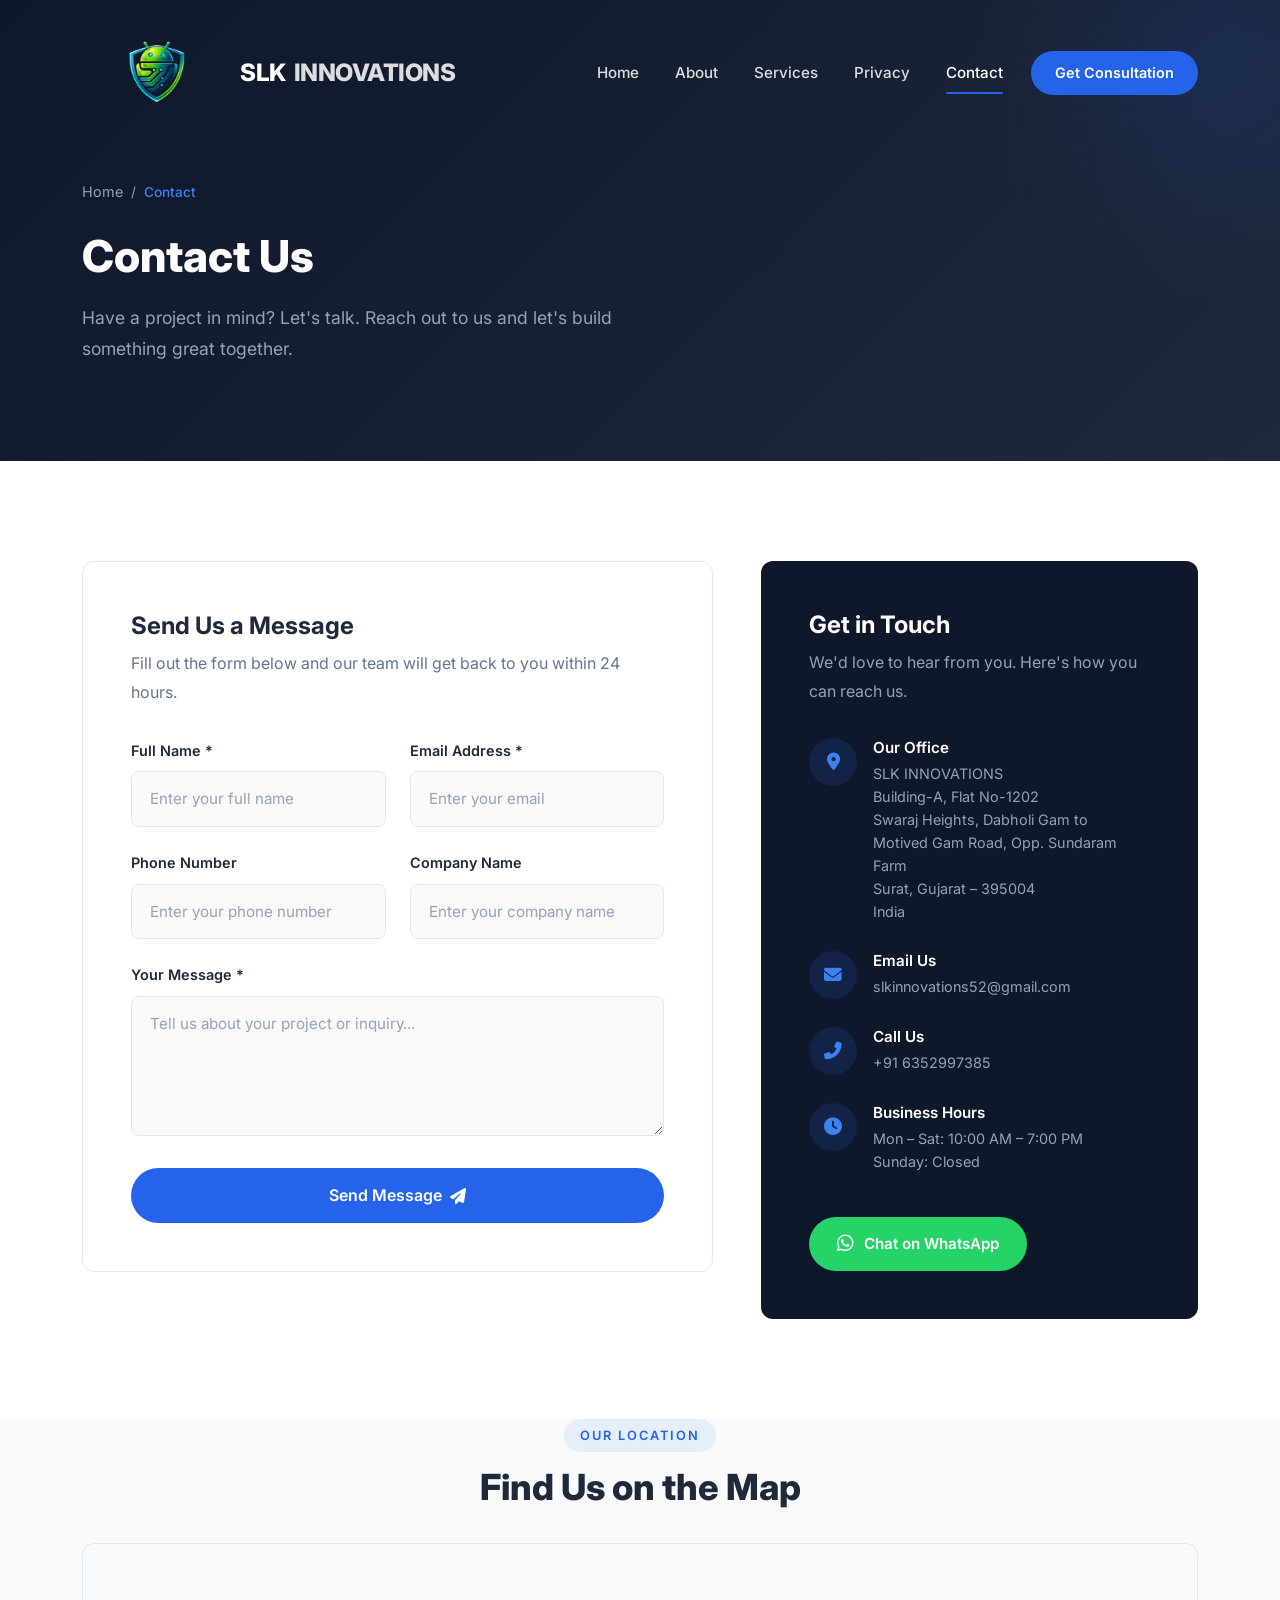
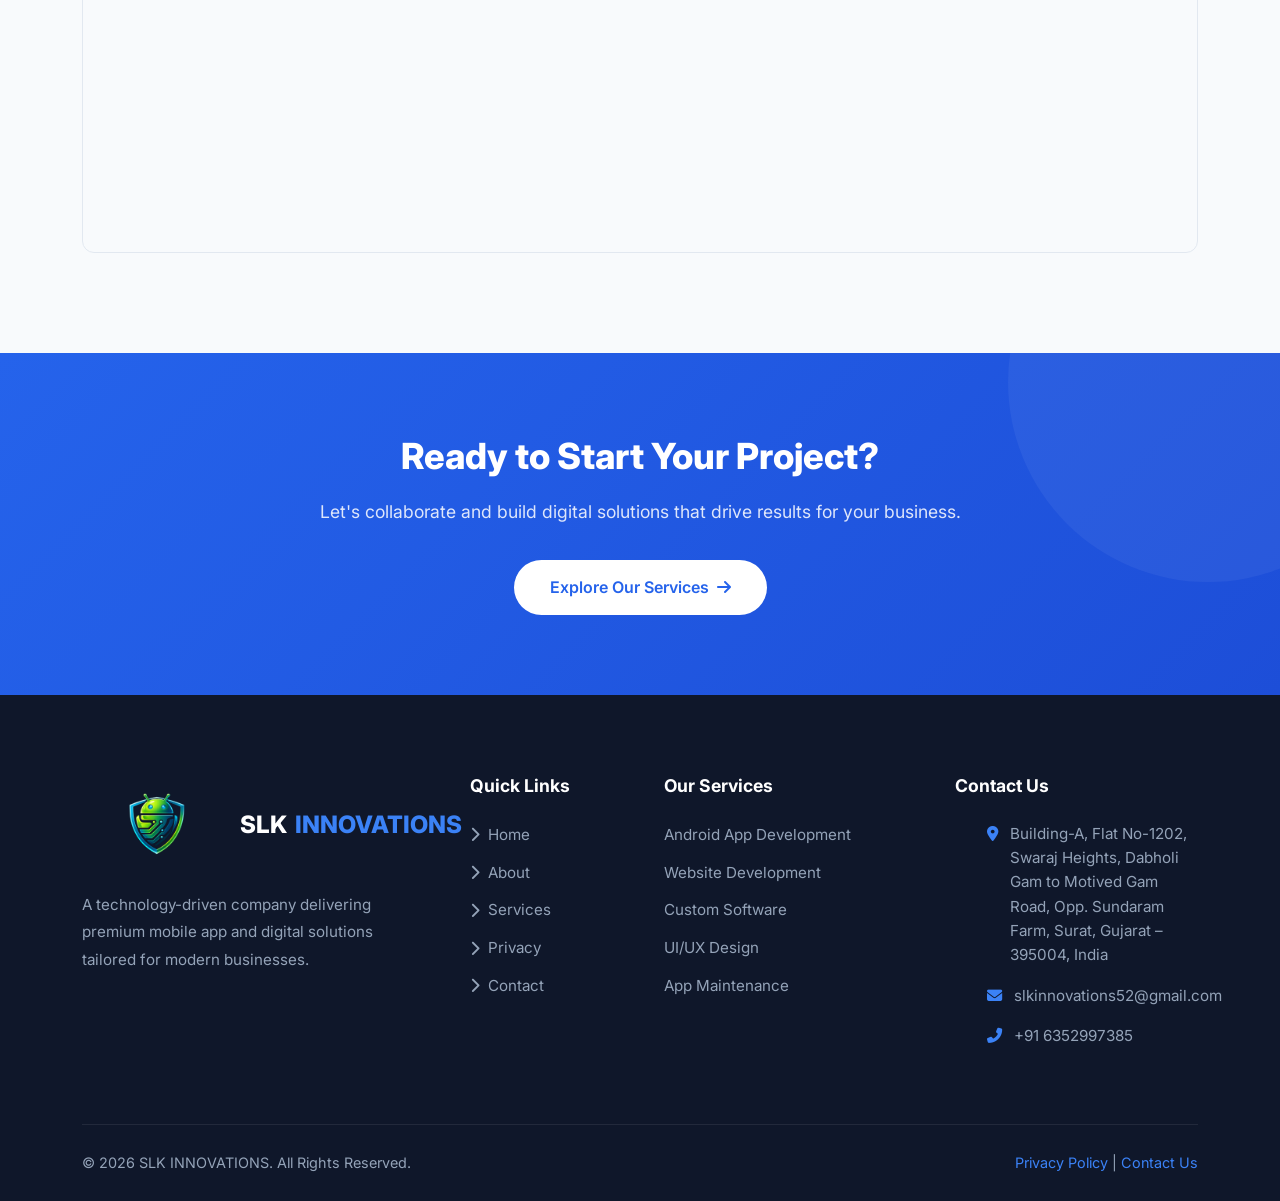
<file: contact.html>
<!DOCTYPE html>
<html lang="en">
<head>
    <!-- Meta Tags -->
    <meta charset="UTF-8">
    <meta name="viewport" content="width=device-width, initial-scale=1.0">
    <meta name="description" content="Contact SLK INNOVATIONS – Get in touch for Android App Development, Website Development, and Digital Solutions in Surat, Gujarat, India.">
    <meta name="author" content="SLK INNOVATIONS">
    <meta name="theme-color" content="#2563EB">
    <meta name="robots" content="index, follow">
    <link rel="canonical" href="https://slkinnovations.in/contact.html">

    <!-- Open Graph -->
    <meta property="og:title" content="Contact Us | SLK INNOVATIONS">
    <meta property="og:description" content="Get in touch for Android App Development, Website Development, and Digital Solutions in Surat, Gujarat, India.">
    <meta property="og:type" content="website">
    <meta property="og:url" content="https://slkinnovations.in/contact.html">
    <meta property="og:image" content="https://slkinnovations.in/img/logo.png">
    <meta property="og:site_name" content="SLK INNOVATIONS">

    <title>Contact Us | SLK INNOVATIONS</title>

    <!-- Favicon -->
    <link rel="icon" type="image/png" href="img/logo.png">

    <!-- Bootstrap 5 CSS -->
    <link href="https://cdn.jsdelivr.net/npm/bootstrap@5.3.2/dist/css/bootstrap.min.css" rel="stylesheet">

    <!-- Font Awesome -->
    <link rel="stylesheet" href="https://cdnjs.cloudflare.com/ajax/libs/font-awesome/6.5.1/css/all.min.css">

    <!-- AOS -->
    <link href="https://unpkg.com/aos@2.3.1/dist/aos.css" rel="stylesheet">

    <!-- Custom CSS -->
    <link rel="stylesheet" href="css/style.css">
</head>
<body>

    <!-- Preloader -->
    <div class="preloader" id="preloader">
        <div class="spinner"></div>
    </div>

    <!-- ==============================
         NAVBAR
    ============================== -->
    <nav class="navbar navbar-expand-lg fixed-top" id="mainNavbar">
        <div class="container">
            <a class="navbar-brand" href="index.html">
                <img src="img/logo.png" alt="SLK INNOVATIONS" class="navbar-logo"> SLK <span>INNOVATIONS</span>
            </a>
            <button class="navbar-toggler" type="button" data-bs-toggle="collapse" data-bs-target="#navbarNav">
                <i class="fas fa-bars"></i>
            </button>
            <div class="collapse navbar-collapse justify-content-end" id="navbarNav">
                <ul class="navbar-nav align-items-lg-center">
                    <li class="nav-item">
                        <a class="nav-link" href="index.html">Home</a>
                    </li>
                    <li class="nav-item">
                        <a class="nav-link" href="about.html">About</a>
                    </li>
                    <li class="nav-item">
                        <a class="nav-link" href="services.html">Services</a>
                    </li>
                    <li class="nav-item">
                        <a class="nav-link" href="privacy.html">Privacy</a>
                    </li>
                    <li class="nav-item">
                        <a class="nav-link active" href="contact.html">Contact</a>
                    </li>
                    <li class="nav-item">
                        <a class="nav-link nav-cta" href="contact.html">Get Consultation</a>
                    </li>
                </ul>
            </div>
        </div>
    </nav>

    <!-- ==============================
         PAGE HEADER
    ============================== -->
    <section class="page-header">
        <div class="container">
            <div class="breadcrumb-custom" data-aos="fade-up">
                <a href="index.html">Home</a>
                <span>/</span>
                <span class="current">Contact</span>
            </div>
            <h1 data-aos="fade-up" data-aos-delay="100">Contact Us</h1>
            <p data-aos="fade-up" data-aos-delay="150">Have a project in mind? Let's talk. Reach out to us and let's build something great together.</p>
        </div>
    </section>

    <!-- ==============================
         CONTACT SECTION
    ============================== -->
    <section class="section-padding">
        <div class="container">
            <div class="row g-5">

                <!-- Contact Form (Left) -->
                <div class="col-lg-7" data-aos="fade-up">
                    <div class="contact-form-wrapper">
                        <h3>Send Us a Message</h3>
                        <p>Fill out the form below and our team will get back to you within 24 hours.</p>

                        <form id="contactForm" action="https://formspree.io/f/xreavked" method="POST">
                            <input type="hidden" name="_subject" value="New Contact from SLK INNOVATIONS Website">
                            <input type="hidden" name="_captcha" value="false">
                            <input type="hidden" name="_next" value="">
                            <div class="row g-4">
                                <!-- Name -->
                                <div class="col-md-6">
                                    <label class="form-label-custom" for="name">Full Name *</label>
                                    <input type="text" class="form-control-custom" id="name" name="name" placeholder="Enter your full name" required>
                                </div>

                                <!-- Email -->
                                <div class="col-md-6">
                                    <label class="form-label-custom" for="email">Email Address *</label>
                                    <input type="email" class="form-control-custom" id="email" name="email" placeholder="Enter your email" required>
                                </div>

                                <!-- Phone -->
                                <div class="col-md-6">
                                    <label class="form-label-custom" for="phone">Phone Number</label>
                                    <input type="tel" class="form-control-custom" id="phone" name="phone" placeholder="Enter your phone number">
                                </div>

                                <!-- Company -->
                                <div class="col-md-6">
                                    <label class="form-label-custom" for="company">Company Name</label>
                                    <input type="text" class="form-control-custom" id="company" name="company" placeholder="Enter your company name">
                                </div>

                                <!-- Message -->
                                <div class="col-12">
                                    <label class="form-label-custom" for="message">Your Message *</label>
                                    <textarea class="form-control-custom" id="message" name="message" placeholder="Tell us about your project or inquiry..." required></textarea>
                                </div>

                                <!-- Submit -->
                                <div class="col-12">
                                    <button type="submit" class="btn-primary-custom w-100 justify-content-center" style="border: none; cursor: pointer;">
                                        Send Message <i class="fas fa-paper-plane"></i>
                                    </button>
                                </div>
                            </div>
                        </form>
                    </div>
                </div>

                <!-- Contact Info (Right) -->
                <div class="col-lg-5" data-aos="fade-up" data-aos-delay="100">
                    <div class="contact-info-card">
                        <h3>Get in Touch</h3>
                        <p>We'd love to hear from you. Here's how you can reach us.</p>

                        <!-- Address -->
                        <div class="contact-info-item">
                            <div class="icon-wrap">
                                <i class="fas fa-map-marker-alt"></i>
                            </div>
                            <div>
                                <h5>Our Office</h5>
                                <p>
                                    SLK INNOVATIONS<br>
                                    Building-A, Flat No-1202<br>
                                    Swaraj Heights, Dabholi Gam to<br>
                                    Motived Gam Road, Opp. Sundaram Farm<br>
                                    Surat, Gujarat – 395004<br>
                                    India
                                </p>
                            </div>
                        </div>

                        <!-- Email -->
                        <div class="contact-info-item">
                            <div class="icon-wrap">
                                <i class="fas fa-envelope"></i>
                            </div>
                            <div>
                                <h5>Email Us</h5>
                                <p>slkinnovations52@gmail.com</p>
                            </div>
                        </div>

                        <!-- Phone -->
                        <div class="contact-info-item">
                            <div class="icon-wrap">
                                <i class="fas fa-phone-alt"></i>
                            </div>
                            <div>
                                <h5>Call Us</h5>
                                <p>+91 6352997385</p>
                            </div>
                        </div>

                        <!-- Business Hours -->
                        <div class="contact-info-item">
                            <div class="icon-wrap">
                                <i class="fas fa-clock"></i>
                            </div>
                            <div>
                                <h5>Business Hours</h5>
                                <p>Mon – Sat: 10:00 AM – 7:00 PM<br>Sunday: Closed</p>
                            </div>
                        </div>

                        <!-- WhatsApp Button -->
                        <a href="https://wa.me/916352997385" target="_blank" class="whatsapp-btn">
                            <i class="fab fa-whatsapp fa-lg"></i> Chat on WhatsApp
                        </a>
                    </div>
                </div>

            </div>
        </div>
    </section>

    <!-- ==============================
         MAP SECTION
    ============================== -->
    <section class="section-padding" style="background: var(--light-bg); padding-top: 0;">
        <div class="container">
            <div class="text-center mb-4" data-aos="fade-up">
                <span class="section-label">Our Location</span>
                <h2 class="section-title">Find Us on the Map</h2>
            </div>
            <div class="map-placeholder" data-aos="fade-up">
                <iframe 
                    src="https://www.google.com/maps/embed?pb=!1m18!1m12!1m3!1d6730.638897214126!2d72.80609884018676!3d21.239815871937722!2m3!1f0!2f0!3f0!3m2!1i1024!2i768!4f13.1!3m3!1m2!1s0x3be04eab789012e1%3A0x3a11083726e10772!2sSwaraj%20Heights!5e1!3m2!1sen!2sin!4v1772354123554!5m2!1sen!2sin" 
                    width="100%" 
                    height="400" 
                    style="border:0; border-radius: 12px;" 
                    allowfullscreen="" 
                    loading="lazy" 
                    referrerpolicy="no-referrer-when-downgrade"
                    title="SLK INNOVATIONS Location - Surat, Gujarat">
                </iframe>
            </div>
        </div>
    </section>

    <!-- ==============================
         CTA SECTION
    ============================== -->
    <section class="cta-section">
        <div class="container">
            <div class="row justify-content-center">
                <div class="col-lg-8 text-center" data-aos="fade-up">
                    <h2>Ready to Start Your Project?</h2>
                    <p>Let's collaborate and build digital solutions that drive results for your business.</p>
                    <a href="services.html" class="btn-white-custom">
                        Explore Our Services <i class="fas fa-arrow-right"></i>
                    </a>
                </div>
            </div>
        </div>
    </section>

    <!-- ==============================
         FOOTER
    ============================== -->
    <footer class="footer" id="footer">
        <div class="container">
            <div class="row g-5">
                <div class="col-lg-4 col-md-6">
                    <div class="footer-logo">
                        <img src="img/logo.png" alt="SLK INNOVATIONS" class="footer-logo-img"> SLK <span>INNOVATIONS</span>
                    </div>
                    <p class="footer-description">A technology-driven company delivering premium mobile app and digital solutions tailored for modern businesses.</p>
                </div>
                <div class="col-lg-2 col-md-6">
                    <h5>Quick Links</h5>
                    <ul class="footer-links">
                        <li><a href="index.html"><i class="fas fa-chevron-right"></i> Home</a></li>
                        <li><a href="about.html"><i class="fas fa-chevron-right"></i> About</a></li>
                        <li><a href="services.html"><i class="fas fa-chevron-right"></i> Services</a></li>
                        <li><a href="privacy.html"><i class="fas fa-chevron-right"></i> Privacy</a></li>
                        <li><a href="contact.html"><i class="fas fa-chevron-right"></i> Contact</a></li>
                    </ul>
                </div>
                <div class="col-lg-3 col-md-6">
                    <h5>Our Services</h5>
                    <ul class="footer-links">
                        <li><a href="services.html">Android App Development</a></li>
                        <li><a href="services.html">Website Development</a></li>
                        <li><a href="services.html">Custom Software</a></li>
                        <li><a href="services.html">UI/UX Design</a></li>
                        <li><a href="services.html">App Maintenance</a></li>
                    </ul>
                </div>
                <div class="col-lg-3 col-md-6">
                    <h5>Contact Us</h5>
                    <ul class="footer-contact-info">
                        <li>
                            <i class="fas fa-map-marker-alt"></i>
                            <span>Building-A, Flat No-1202, Swaraj Heights, Dabholi Gam to Motived Gam Road, Opp. Sundaram Farm, Surat, Gujarat – 395004, India</span>
                        </li>
                        <li>
                            <i class="fas fa-envelope"></i>
                            <span>slkinnovations52@gmail.com</span>
                        </li>
                        <li>
                            <i class="fas fa-phone-alt"></i>
                            <span>+91 6352997385</span>
                        </li>
                    </ul>
                </div>
            </div>
            <div class="footer-bottom">
                <div class="row align-items-center">
                    <div class="col-md-6">
                        <p>&copy; 2026 SLK INNOVATIONS. All Rights Reserved.</p>
                    </div>
                    <div class="col-md-6 text-md-end">
                        <p><a href="privacy.html">Privacy Policy</a> | <a href="contact.html">Contact Us</a></p>
                    </div>
                </div>
            </div>
        </div>
    </footer>

    <!-- Back to Top -->
    <button class="back-to-top" id="backToTop" aria-label="Back to top">
        <i class="fas fa-chevron-up"></i>
    </button>

    <!-- Scripts -->
    <script src="https://cdn.jsdelivr.net/npm/bootstrap@5.3.2/dist/js/bootstrap.bundle.min.js"></script>
    <script src="https://unpkg.com/aos@2.3.1/dist/aos.js"></script>
    <script>
        AOS.init({ duration: 700, once: true, offset: 80, easing: 'ease-out' });

        window.addEventListener('load', function() {
            document.getElementById('preloader').classList.add('hide');
        });

        window.addEventListener('scroll', function() {
            const navbar = document.getElementById('mainNavbar');
            const backToTop = document.getElementById('backToTop');
            if (window.scrollY > 50) {
                navbar.classList.add('scrolled');
            } else {
                navbar.classList.remove('scrolled');
            }
            if (window.scrollY > 300) backToTop.classList.add('show');
            else backToTop.classList.remove('show');
        });

        document.getElementById('backToTop').addEventListener('click', function() {
            window.scrollTo({ top: 0, behavior: 'smooth' });
        });

        document.querySelectorAll('.nav-link').forEach(function(link) {
            link.addEventListener('click', function() {
                const navCollapse = document.getElementById('navbarNav');
                if (navCollapse.classList.contains('show')) {
                    new bootstrap.Collapse(navCollapse).hide();
                }
            });
        });

        // Contact Form Handler — Formspree AJAX Submission
        document.getElementById('contactForm').addEventListener('submit', function(e) {
            e.preventDefault();
            
            const form = this;
            const btn = form.querySelector('button[type="submit"]');
            const originalText = btn.innerHTML;
            const formData = new FormData(form);
            
            btn.innerHTML = '<i class="fas fa-spinner fa-spin"></i> Sending...';
            btn.disabled = true;
            
            fetch(form.action, {
                method: 'POST',
                body: formData,
                headers: { 'Accept': 'application/json' }
            })
            .then(function(response) {
                if (response.ok) {
                    btn.innerHTML = '<i class="fas fa-check"></i> Message Sent Successfully!';
                    btn.style.background = '#10B981';
                    btn.style.borderColor = '#10B981';
                    form.reset();
                    setTimeout(function() {
                        btn.innerHTML = originalText;
                        btn.style.background = '';
                        btn.style.borderColor = '';
                        btn.disabled = false;
                    }, 3000);
                } else {
                    return response.json().then(function(data) {
                        throw new Error(data.errors ? data.errors.map(function(err) { return err.message; }).join(', ') : 'Something went wrong');
                    });
                }
            })
            .catch(function(error) {
                btn.innerHTML = '<i class="fas fa-exclamation-triangle"></i> Failed to Send';
                btn.style.background = '#EF4444';
                btn.style.borderColor = '#EF4444';
                setTimeout(function() {
                    btn.innerHTML = originalText;
                    btn.style.background = '';
                    btn.style.borderColor = '';
                    btn.disabled = false;
                }, 3000);
            });
        });
    </script>

</body>
</html>
</file>
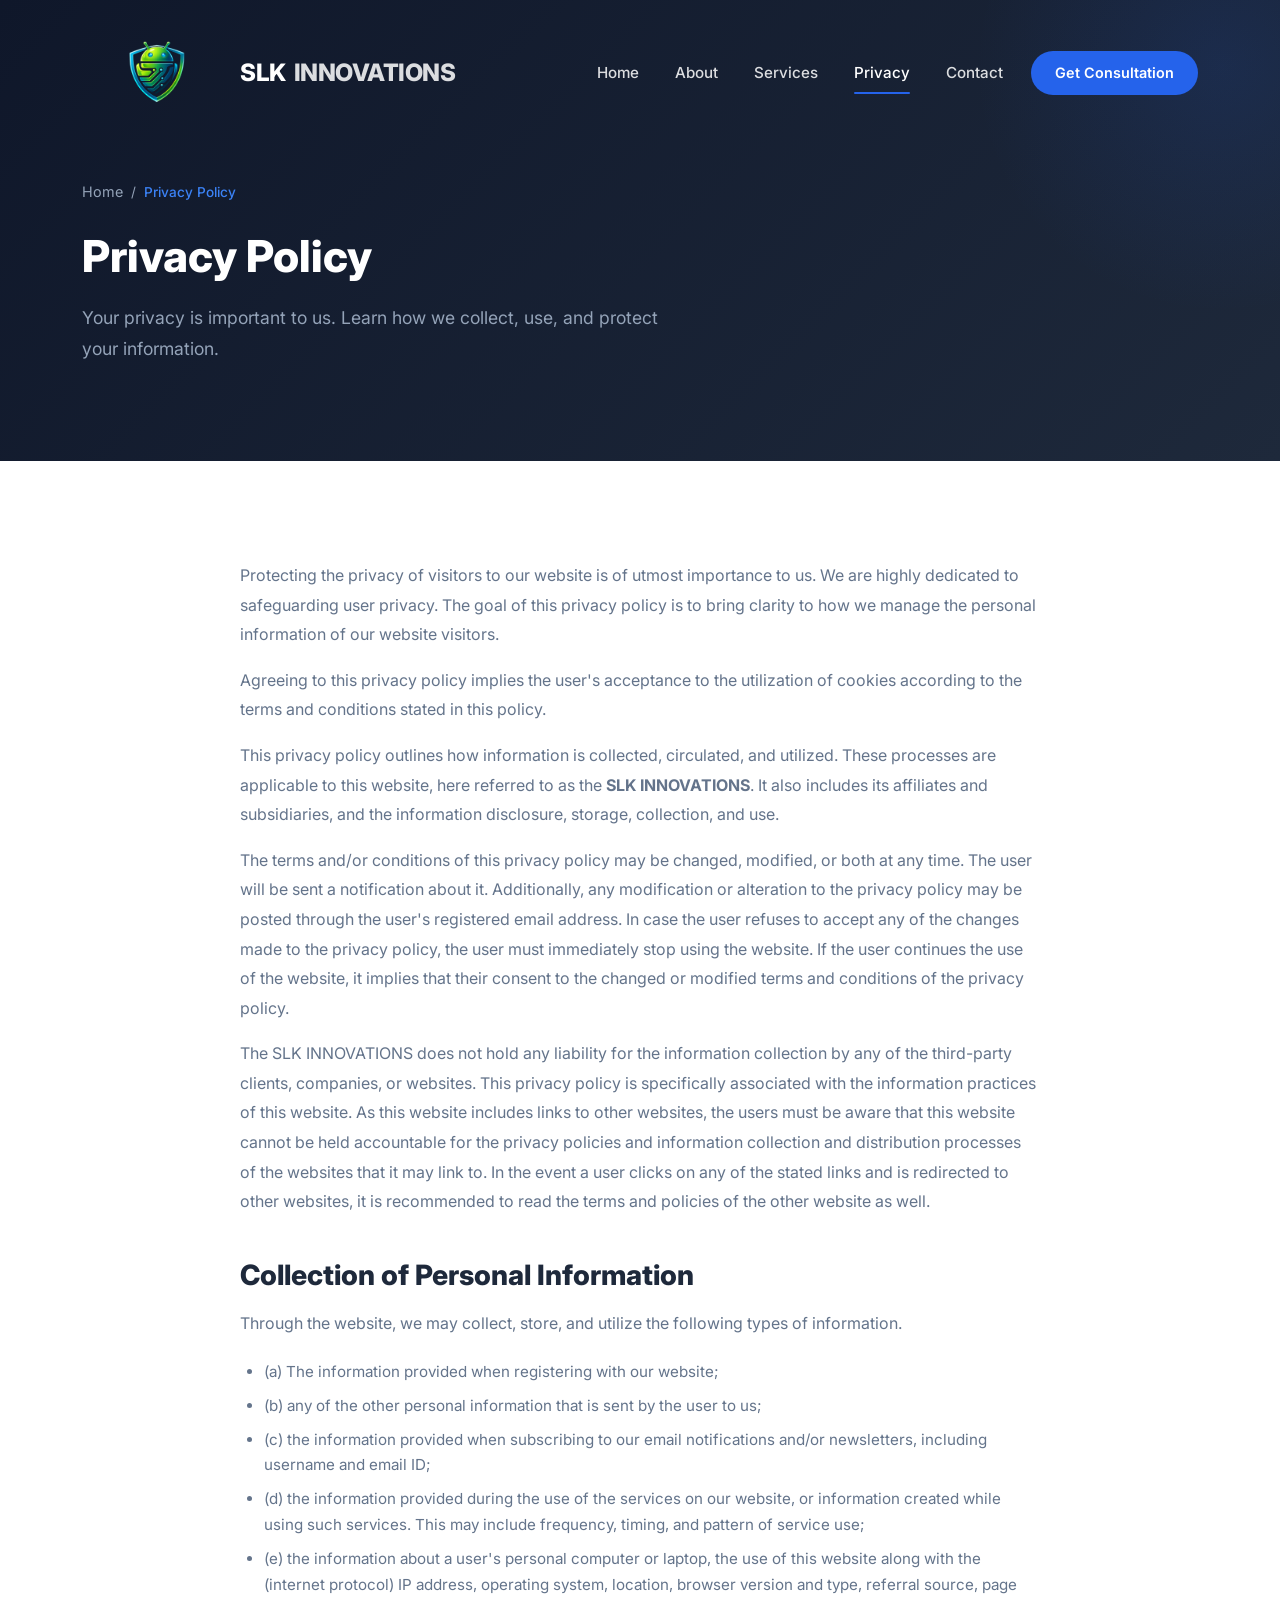
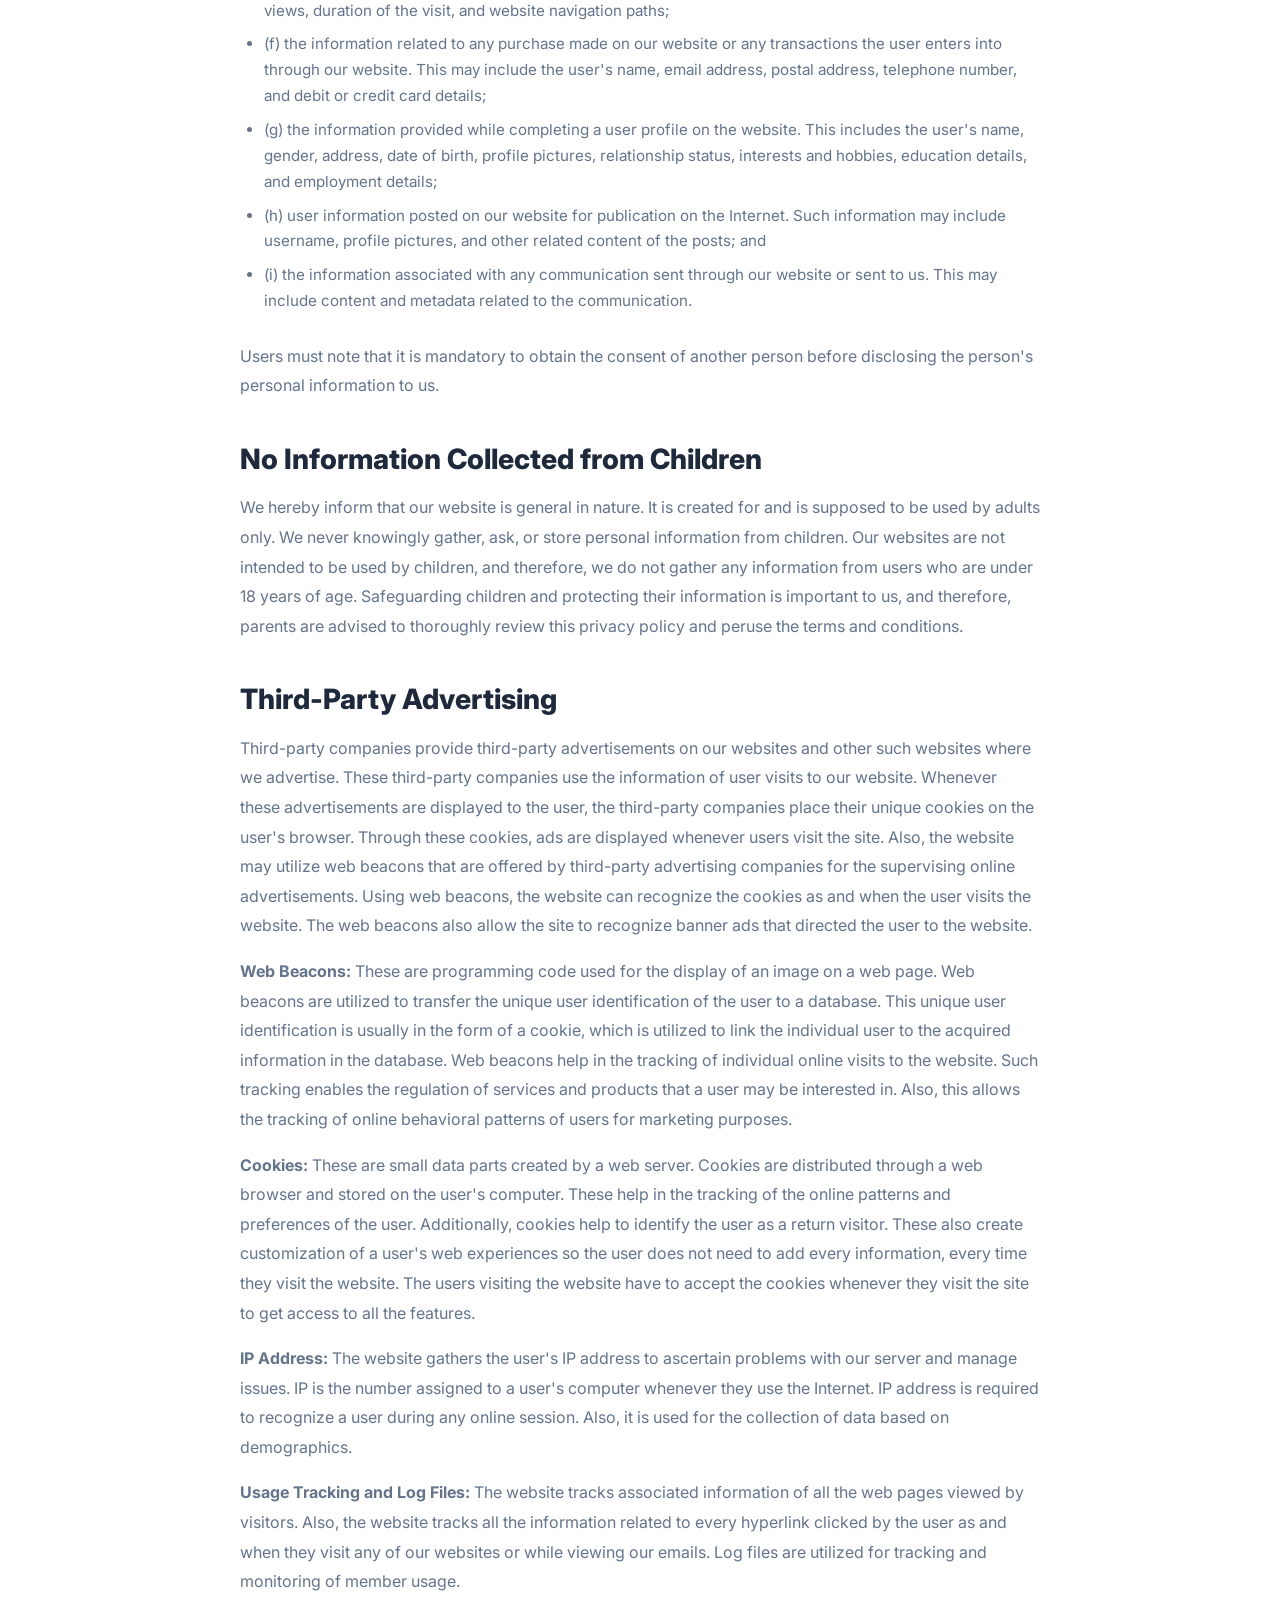
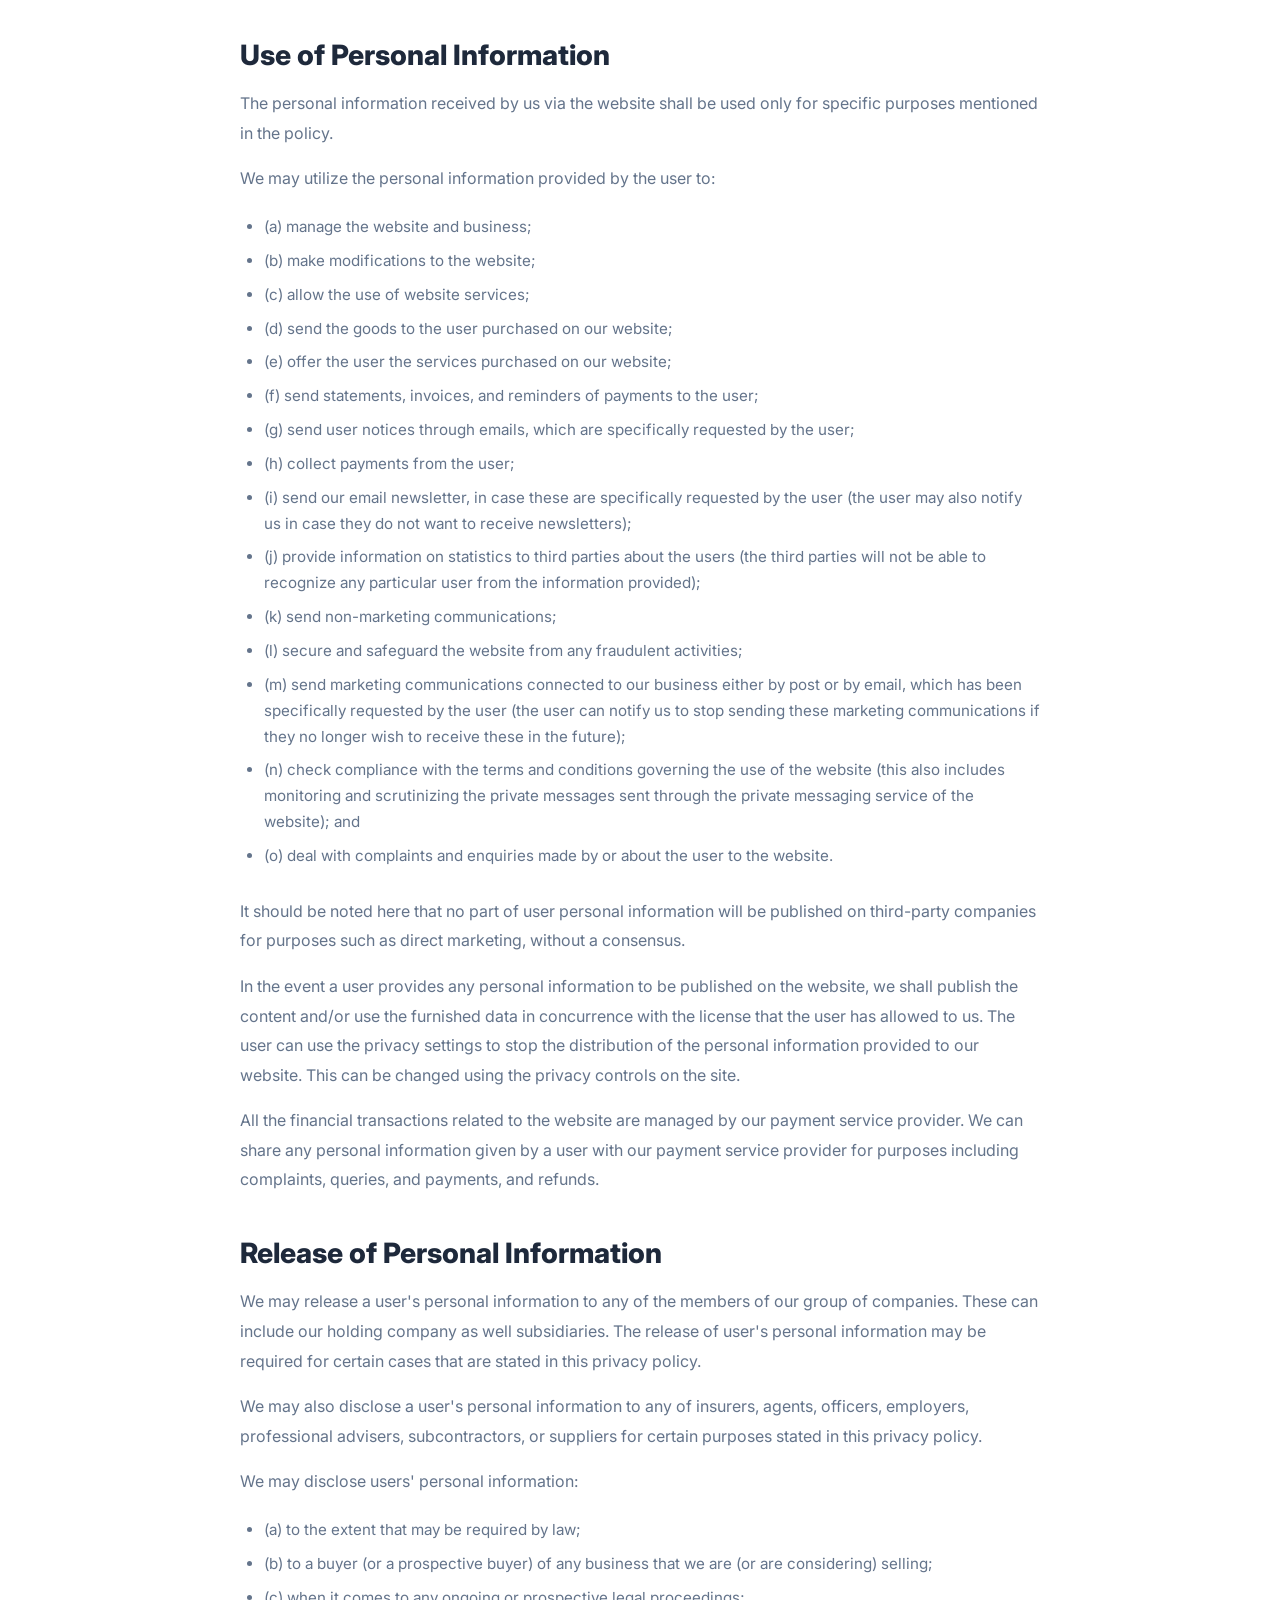
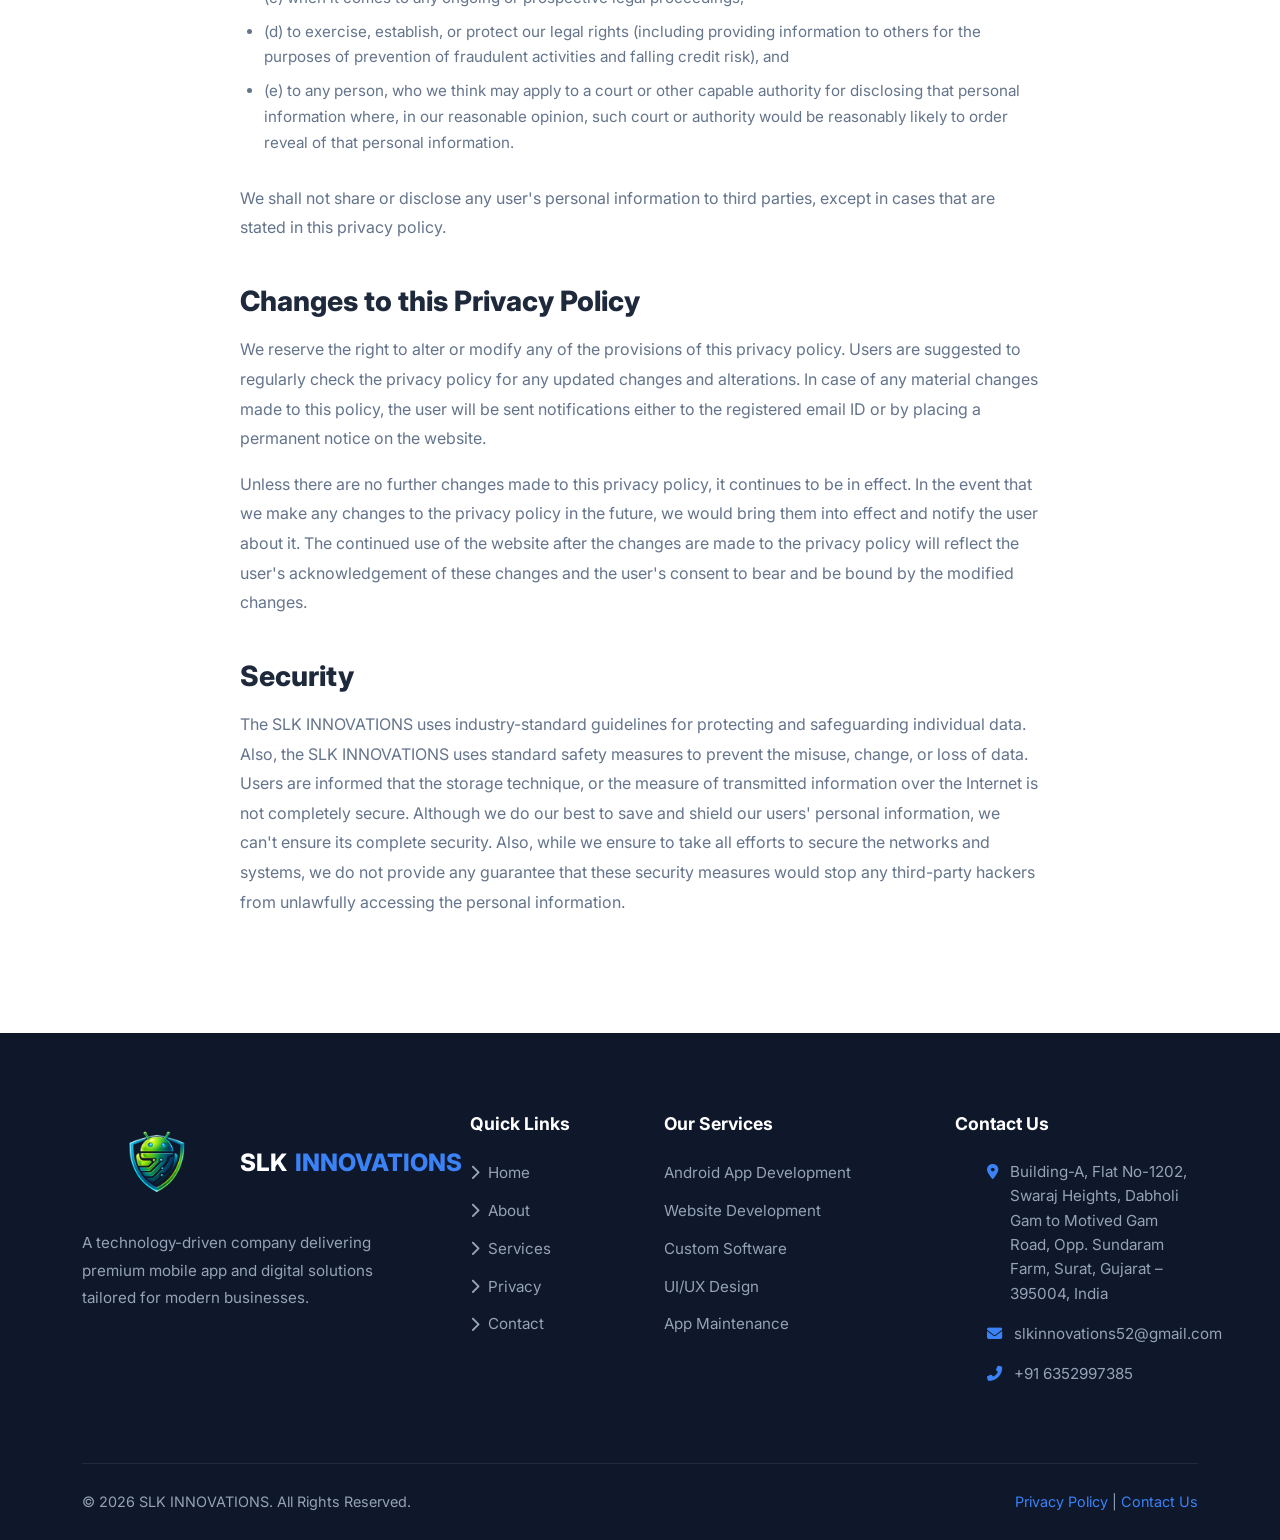
<file: privacy.html>
<!DOCTYPE html>
<html lang="en">
<head>
    <!-- Meta Tags -->
    <meta charset="UTF-8">
    <meta name="viewport" content="width=device-width, initial-scale=1.0">
    <meta name="description" content="Privacy Policy for SLK INNOVATIONS – Learn how we collect, use, and protect your personal information.">
    <meta name="author" content="SLK INNOVATIONS">
    <meta name="theme-color" content="#2563EB">
    <meta name="robots" content="index, follow">
    <link rel="canonical" href="https://slkinnovations.in/privacy.html">

    <!-- Open Graph -->
    <meta property="og:title" content="Privacy Policy | SLK INNOVATIONS">
    <meta property="og:description" content="Learn how SLK INNOVATIONS collects, uses, and protects your personal information.">
    <meta property="og:type" content="website">
    <meta property="og:url" content="https://slkinnovations.in/privacy.html">
    <meta property="og:image" content="https://slkinnovations.in/img/logo.png">
    <meta property="og:site_name" content="SLK INNOVATIONS">

    <title>Privacy Policy | SLK INNOVATIONS</title>

    <!-- Favicon -->
    <link rel="icon" type="image/png" href="img/logo.png">

    <!-- Bootstrap 5 CSS -->
    <link href="https://cdn.jsdelivr.net/npm/bootstrap@5.3.2/dist/css/bootstrap.min.css" rel="stylesheet">

    <!-- Font Awesome -->
    <link rel="stylesheet" href="https://cdnjs.cloudflare.com/ajax/libs/font-awesome/6.5.1/css/all.min.css">

    <!-- AOS -->
    <link href="https://unpkg.com/aos@2.3.1/dist/aos.css" rel="stylesheet">

    <!-- Custom CSS -->
    <link rel="stylesheet" href="css/style.css">
</head>
<body>

    <!-- Preloader -->
    <div class="preloader" id="preloader">
        <div class="spinner"></div>
    </div>

    <!-- ==============================
         NAVBAR
    ============================== -->
    <nav class="navbar navbar-expand-lg fixed-top" id="mainNavbar">
        <div class="container">
            <a class="navbar-brand" href="index.html">
                <img src="img/logo.png" alt="SLK INNOVATIONS" class="navbar-logo"> SLK <span>INNOVATIONS</span>
            </a>
            <button class="navbar-toggler" type="button" data-bs-toggle="collapse" data-bs-target="#navbarNav">
                <i class="fas fa-bars"></i>
            </button>
            <div class="collapse navbar-collapse justify-content-end" id="navbarNav">
                <ul class="navbar-nav align-items-lg-center">
                    <li class="nav-item">
                        <a class="nav-link" href="index.html">Home</a>
                    </li>
                    <li class="nav-item">
                        <a class="nav-link" href="about.html">About</a>
                    </li>
                    <li class="nav-item">
                        <a class="nav-link" href="services.html">Services</a>
                    </li>
                    <li class="nav-item">
                        <a class="nav-link active" href="privacy.html">Privacy</a>
                    </li>
                    <li class="nav-item">
                        <a class="nav-link" href="contact.html">Contact</a>
                    </li>
                    <li class="nav-item">
                        <a class="nav-link nav-cta" href="contact.html">Get Consultation</a>
                    </li>
                </ul>
            </div>
        </div>
    </nav>

    <!-- ==============================
         PAGE HEADER
    ============================== -->
    <section class="page-header">
        <div class="container">
            <div class="breadcrumb-custom" data-aos="fade-up">
                <a href="index.html">Home</a>
                <span>/</span>
                <span class="current">Privacy Policy</span>
            </div>
            <h1 data-aos="fade-up" data-aos-delay="100">Privacy Policy</h1>
            <p data-aos="fade-up" data-aos-delay="150">Your privacy is important to us. Learn how we collect, use, and protect your information.</p>
        </div>
    </section>

    <!-- ==============================
         PRIVACY POLICY CONTENT
    ============================== -->
    <section class="section-padding">
        <div class="container">
            <div class="privacy-content" data-aos="fade-up">

                <p>Protecting the privacy of visitors to our website is of utmost importance to us. We are highly dedicated to safeguarding user privacy. The goal of this privacy policy is to bring clarity to how we manage the personal information of our website visitors.</p>

                <p>Agreeing to this privacy policy implies the user's acceptance to the utilization of cookies according to the terms and conditions stated in this policy.</p>

                <p>This privacy policy outlines how information is collected, circulated, and utilized. These processes are applicable to this website, here referred to as the <strong>SLK INNOVATIONS</strong>. It also includes its affiliates and subsidiaries, and the information disclosure, storage, collection, and use.</p>

                <p>The terms and/or conditions of this privacy policy may be changed, modified, or both at any time. The user will be sent a notification about it. Additionally, any modification or alteration to the privacy policy may be posted through the user's registered email address. In case the user refuses to accept any of the changes made to the privacy policy, the user must immediately stop using the website. If the user continues the use of the website, it implies that their consent to the changed or modified terms and conditions of the privacy policy.</p>

                <p>The SLK INNOVATIONS does not hold any liability for the information collection by any of the third-party clients, companies, or websites. This privacy policy is specifically associated with the information practices of this website. As this website includes links to other websites, the users must be aware that this website cannot be held accountable for the privacy policies and information collection and distribution processes of the websites that it may link to. In the event a user clicks on any of the stated links and is redirected to other websites, it is recommended to read the terms and policies of the other website as well.</p>

                <!-- Collection of Personal Information -->
                <h2>Collection of Personal Information</h2>
                <p>Through the website, we may collect, store, and utilize the following types of information.</p>
                <ul>
                    <li>(a) The information provided when registering with our website;</li>
                    <li>(b) any of the other personal information that is sent by the user to us;</li>
                    <li>(c) the information provided when subscribing to our email notifications and/or newsletters, including username and email ID;</li>
                    <li>(d) the information provided during the use of the services on our website, or information created while using such services. This may include frequency, timing, and pattern of service use;</li>
                    <li>(e) the information about a user's personal computer or laptop, the use of this website along with the (internet protocol) IP address, operating system, location, browser version and type, referral source, page views, duration of the visit, and website navigation paths;</li>
                    <li>(f) the information related to any purchase made on our website or any transactions the user enters into through our website. This may include the user's name, email address, postal address, telephone number, and debit or credit card details;</li>
                    <li>(g) the information provided while completing a user profile on the website. This includes the user's name, gender, address, date of birth, profile pictures, relationship status, interests and hobbies, education details, and employment details;</li>
                    <li>(h) user information posted on our website for publication on the Internet. Such information may include username, profile pictures, and other related content of the posts; and</li>
                    <li>(i) the information associated with any communication sent through our website or sent to us. This may include content and metadata related to the communication.</li>
                </ul>
                <p>Users must note that it is mandatory to obtain the consent of another person before disclosing the person's personal information to us.</p>

                <!-- No Information Collected from Children -->
                <h2>No Information Collected from Children</h2>
                <p>We hereby inform that our website is general in nature. It is created for and is supposed to be used by adults only. We never knowingly gather, ask, or store personal information from children. Our websites are not intended to be used by children, and therefore, we do not gather any information from users who are under 18 years of age. Safeguarding children and protecting their information is important to us, and therefore, parents are advised to thoroughly review this privacy policy and peruse the terms and conditions.</p>

                <!-- Third-Party Advertising -->
                <h2>Third-Party Advertising</h2>
                <p>Third-party companies provide third-party advertisements on our websites and other such websites where we advertise. These third-party companies use the information of user visits to our website. Whenever these advertisements are displayed to the user, the third-party companies place their unique cookies on the user's browser. Through these cookies, ads are displayed whenever users visit the site. Also, the website may utilize web beacons that are offered by third-party advertising companies for the supervising online advertisements. Using web beacons, the website can recognize the cookies as and when the user visits the website. The web beacons also allow the site to recognize banner ads that directed the user to the website.</p>

                <p><strong>Web Beacons:</strong> These are programming code used for the display of an image on a web page. Web beacons are utilized to transfer the unique user identification of the user to a database. This unique user identification is usually in the form of a cookie, which is utilized to link the individual user to the acquired information in the database. Web beacons help in the tracking of individual online visits to the website. Such tracking enables the regulation of services and products that a user may be interested in. Also, this allows the tracking of online behavioral patterns of users for marketing purposes.</p>

                <p><strong>Cookies:</strong> These are small data parts created by a web server. Cookies are distributed through a web browser and stored on the user's computer. These help in the tracking of the online patterns and preferences of the user. Additionally, cookies help to identify the user as a return visitor. These also create customization of a user's web experiences so the user does not need to add every information, every time they visit the website. The users visiting the website have to accept the cookies whenever they visit the site to get access to all the features.</p>

                <p><strong>IP Address:</strong> The website gathers the user's IP address to ascertain problems with our server and manage issues. IP is the number assigned to a user's computer whenever they use the Internet. IP address is required to recognize a user during any online session. Also, it is used for the collection of data based on demographics.</p>

                <p><strong>Usage Tracking and Log Files:</strong> The website tracks associated information of all the web pages viewed by visitors. Also, the website tracks all the information related to every hyperlink clicked by the user as and when they visit any of our websites or while viewing our emails. Log files are utilized for tracking and monitoring of member usage.</p>

                <!-- Use of Personal Information -->
                <h2>Use of Personal Information</h2>
                <p>The personal information received by us via the website shall be used only for specific purposes mentioned in the policy.</p>
                <p>We may utilize the personal information provided by the user to:</p>
                <ul>
                    <li>(a) manage the website and business;</li>
                    <li>(b) make modifications to the website;</li>
                    <li>(c) allow the use of website services;</li>
                    <li>(d) send the goods to the user purchased on our website;</li>
                    <li>(e) offer the user the services purchased on our website;</li>
                    <li>(f) send statements, invoices, and reminders of payments to the user;</li>
                    <li>(g) send user notices through emails, which are specifically requested by the user;</li>
                    <li>(h) collect payments from the user;</li>
                    <li>(i) send our email newsletter, in case these are specifically requested by the user (the user may also notify us in case they do not want to receive newsletters);</li>
                    <li>(j) provide information on statistics to third parties about the users (the third parties will not be able to recognize any particular user from the information provided);</li>
                    <li>(k) send non-marketing communications;</li>
                    <li>(l) secure and safeguard the website from any fraudulent activities;</li>
                    <li>(m) send marketing communications connected to our business either by post or by email, which has been specifically requested by the user (the user can notify us to stop sending these marketing communications if they no longer wish to receive these in the future);</li>
                    <li>(n) check compliance with the terms and conditions governing the use of the website (this also includes monitoring and scrutinizing the private messages sent through the private messaging service of the website); and</li>
                    <li>(o) deal with complaints and enquiries made by or about the user to the website.</li>
                </ul>
                <p>It should be noted here that no part of user personal information will be published on third-party companies for purposes such as direct marketing, without a consensus.</p>
                <p>In the event a user provides any personal information to be published on the website, we shall publish the content and/or use the furnished data in concurrence with the license that the user has allowed to us. The user can use the privacy settings to stop the distribution of the personal information provided to our website. This can be changed using the privacy controls on the site.</p>
                <p>All the financial transactions related to the website are managed by our payment service provider. We can share any personal information given by a user with our payment service provider for purposes including complaints, queries, and payments, and refunds.</p>

                <!-- Release of Personal Information -->
                <h2>Release of Personal Information</h2>
                <p>We may release a user's personal information to any of the members of our group of companies. These can include our holding company as well subsidiaries. The release of user's personal information may be required for certain cases that are stated in this privacy policy.</p>
                <p>We may also disclose a user's personal information to any of insurers, agents, officers, employers, professional advisers, subcontractors, or suppliers for certain purposes stated in this privacy policy.</p>
                <p>We may disclose users' personal information:</p>
                <ul>
                    <li>(a) to the extent that may be required by law;</li>
                    <li>(b) to a buyer (or a prospective buyer) of any business that we are (or are considering) selling;</li>
                    <li>(c) when it comes to any ongoing or prospective legal proceedings;</li>
                    <li>(d) to exercise, establish, or protect our legal rights (including providing information to others for the purposes of prevention of fraudulent activities and falling credit risk), and</li>
                    <li>(e) to any person, who we think may apply to a court or other capable authority for disclosing that personal information where, in our reasonable opinion, such court or authority would be reasonably likely to order reveal of that personal information.</li>
                </ul>
                <p>We shall not share or disclose any user's personal information to third parties, except in cases that are stated in this privacy policy.</p>

                <!-- Changes to this Privacy Policy -->
                <h2>Changes to this Privacy Policy</h2>
                <p>We reserve the right to alter or modify any of the provisions of this privacy policy. Users are suggested to regularly check the privacy policy for any updated changes and alterations. In case of any material changes made to this policy, the user will be sent notifications either to the registered email ID or by placing a permanent notice on the website.</p>
                <p>Unless there are no further changes made to this privacy policy, it continues to be in effect. In the event that we make any changes to the privacy policy in the future, we would bring them into effect and notify the user about it. The continued use of the website after the changes are made to the privacy policy will reflect the user's acknowledgement of these changes and the user's consent to bear and be bound by the modified changes.</p>

                <!-- Security -->
                <h2>Security</h2>
                <p>The SLK INNOVATIONS uses industry-standard guidelines for protecting and safeguarding individual data. Also, the SLK INNOVATIONS uses standard safety measures to prevent the misuse, change, or loss of data. Users are informed that the storage technique, or the measure of transmitted information over the Internet is not completely secure. Although we do our best to save and shield our users' personal information, we can't ensure its complete security. Also, while we ensure to take all efforts to secure the networks and systems, we do not provide any guarantee that these security measures would stop any third-party hackers from unlawfully accessing the personal information.</p>

            </div>
        </div>
    </section>

    <!-- ==============================
         FOOTER
    ============================== -->
    <footer class="footer" id="footer">
        <div class="container">
            <div class="row g-5">
                <div class="col-lg-4 col-md-6">
                    <div class="footer-logo">
                        <img src="img/logo.png" alt="SLK INNOVATIONS" class="footer-logo-img"> SLK <span>INNOVATIONS</span>
                    </div>
                    <p class="footer-description">A technology-driven company delivering premium mobile app and digital solutions tailored for modern businesses.</p>
                </div>
                <div class="col-lg-2 col-md-6">
                    <h5>Quick Links</h5>
                    <ul class="footer-links">
                        <li><a href="index.html"><i class="fas fa-chevron-right"></i> Home</a></li>
                        <li><a href="about.html"><i class="fas fa-chevron-right"></i> About</a></li>
                        <li><a href="services.html"><i class="fas fa-chevron-right"></i> Services</a></li>
                        <li><a href="privacy.html"><i class="fas fa-chevron-right"></i> Privacy</a></li>
                        <li><a href="contact.html"><i class="fas fa-chevron-right"></i> Contact</a></li>
                    </ul>
                </div>
                <div class="col-lg-3 col-md-6">
                    <h5>Our Services</h5>
                    <ul class="footer-links">
                        <li><a href="services.html">Android App Development</a></li>
                        <li><a href="services.html">Website Development</a></li>
                        <li><a href="services.html">Custom Software</a></li>
                        <li><a href="services.html">UI/UX Design</a></li>
                        <li><a href="services.html">App Maintenance</a></li>
                    </ul>
                </div>
                <div class="col-lg-3 col-md-6">
                    <h5>Contact Us</h5>
                    <ul class="footer-contact-info">
                        <li>
                            <i class="fas fa-map-marker-alt"></i>
                            <span>Building-A, Flat No-1202, Swaraj Heights, Dabholi Gam to Motived Gam Road, Opp. Sundaram Farm, Surat, Gujarat – 395004, India</span>
                        </li>
                        <li>
                            <i class="fas fa-envelope"></i>
                            <span>slkinnovations52@gmail.com</span>
                        </li>
                        <li>
                            <i class="fas fa-phone-alt"></i>
                            <span>+91 6352997385</span>
                        </li>
                    </ul>
                </div>
            </div>
            <div class="footer-bottom">
                <div class="row align-items-center">
                    <div class="col-md-6">
                        <p>&copy; 2026 SLK INNOVATIONS. All Rights Reserved.</p>
                    </div>
                    <div class="col-md-6 text-md-end">
                        <p><a href="privacy.html">Privacy Policy</a> | <a href="contact.html">Contact Us</a></p>
                    </div>
                </div>
            </div>
        </div>
    </footer>

    <!-- Back to Top -->
    <button class="back-to-top" id="backToTop" aria-label="Back to top">
        <i class="fas fa-chevron-up"></i>
    </button>

    <!-- Scripts -->
    <script src="https://cdn.jsdelivr.net/npm/bootstrap@5.3.2/dist/js/bootstrap.bundle.min.js"></script>
    <script src="https://unpkg.com/aos@2.3.1/dist/aos.js"></script>
    <script>
        AOS.init({ duration: 700, once: true, offset: 80, easing: 'ease-out' });

        window.addEventListener('load', function() {
            document.getElementById('preloader').classList.add('hide');
        });

        window.addEventListener('scroll', function() {
            const navbar = document.getElementById('mainNavbar');
            const backToTop = document.getElementById('backToTop');
            if (window.scrollY > 50) {
                navbar.classList.add('scrolled');
            } else {
                navbar.classList.remove('scrolled');
            }
            if (window.scrollY > 300) backToTop.classList.add('show');
            else backToTop.classList.remove('show');
        });

        document.getElementById('backToTop').addEventListener('click', function() {
            window.scrollTo({ top: 0, behavior: 'smooth' });
        });

        document.querySelectorAll('.nav-link').forEach(function(link) {
            link.addEventListener('click', function() {
                const navCollapse = document.getElementById('navbarNav');
                if (navCollapse.classList.contains('show')) {
                    new bootstrap.Collapse(navCollapse).hide();
                }
            });
        });
    </script>

</body>
</html>
</file>
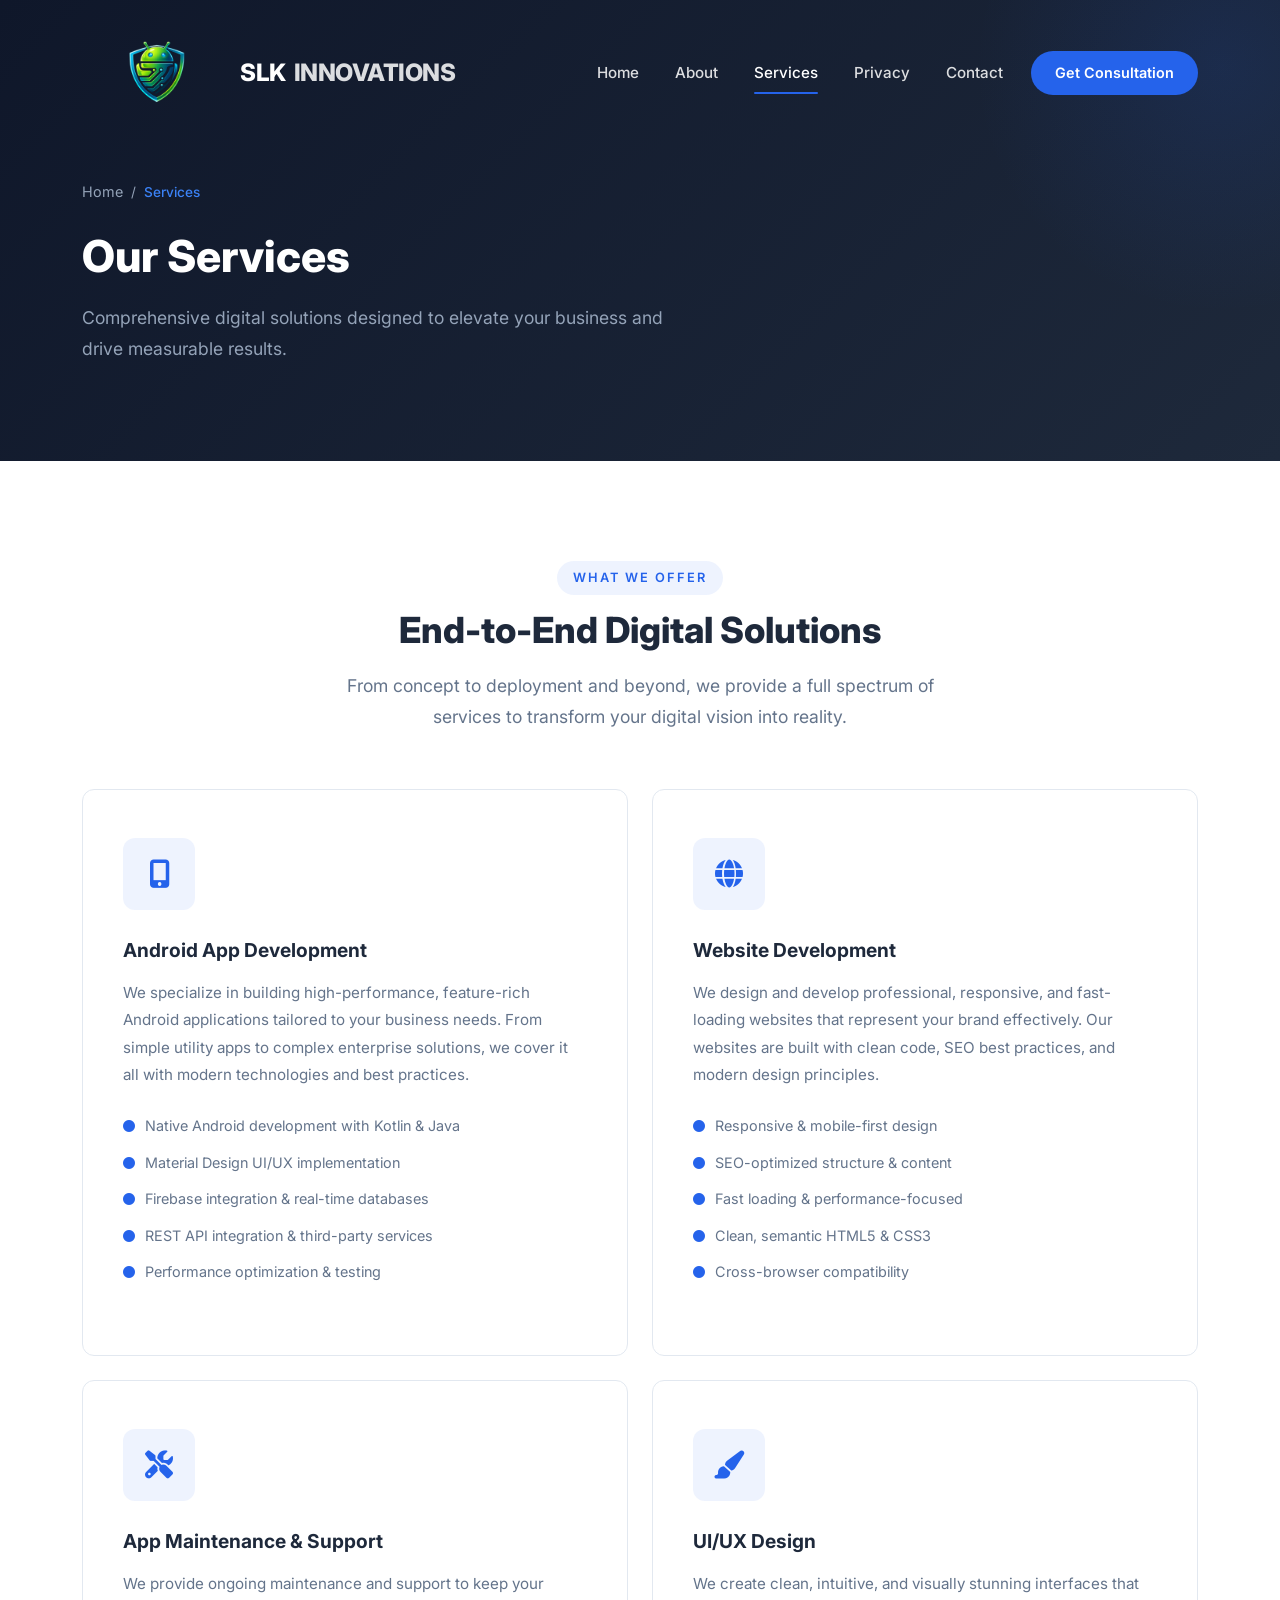
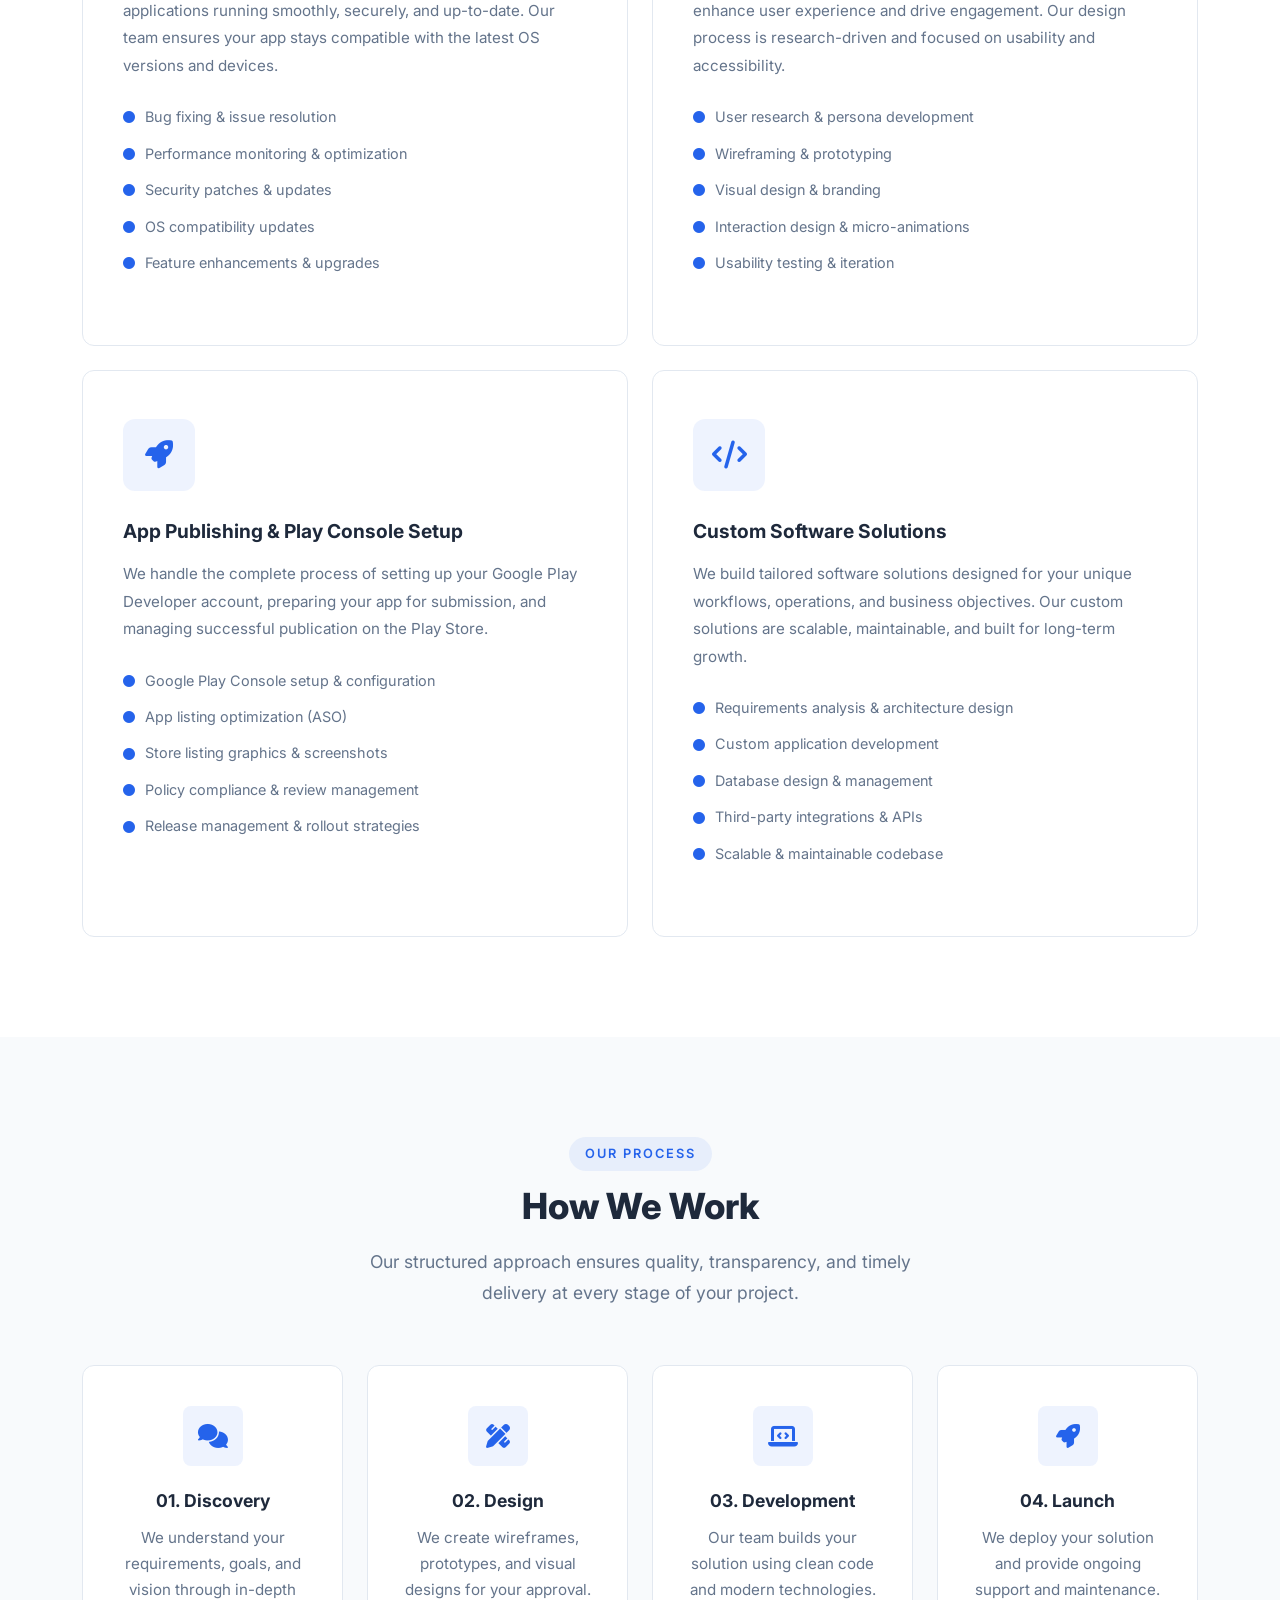
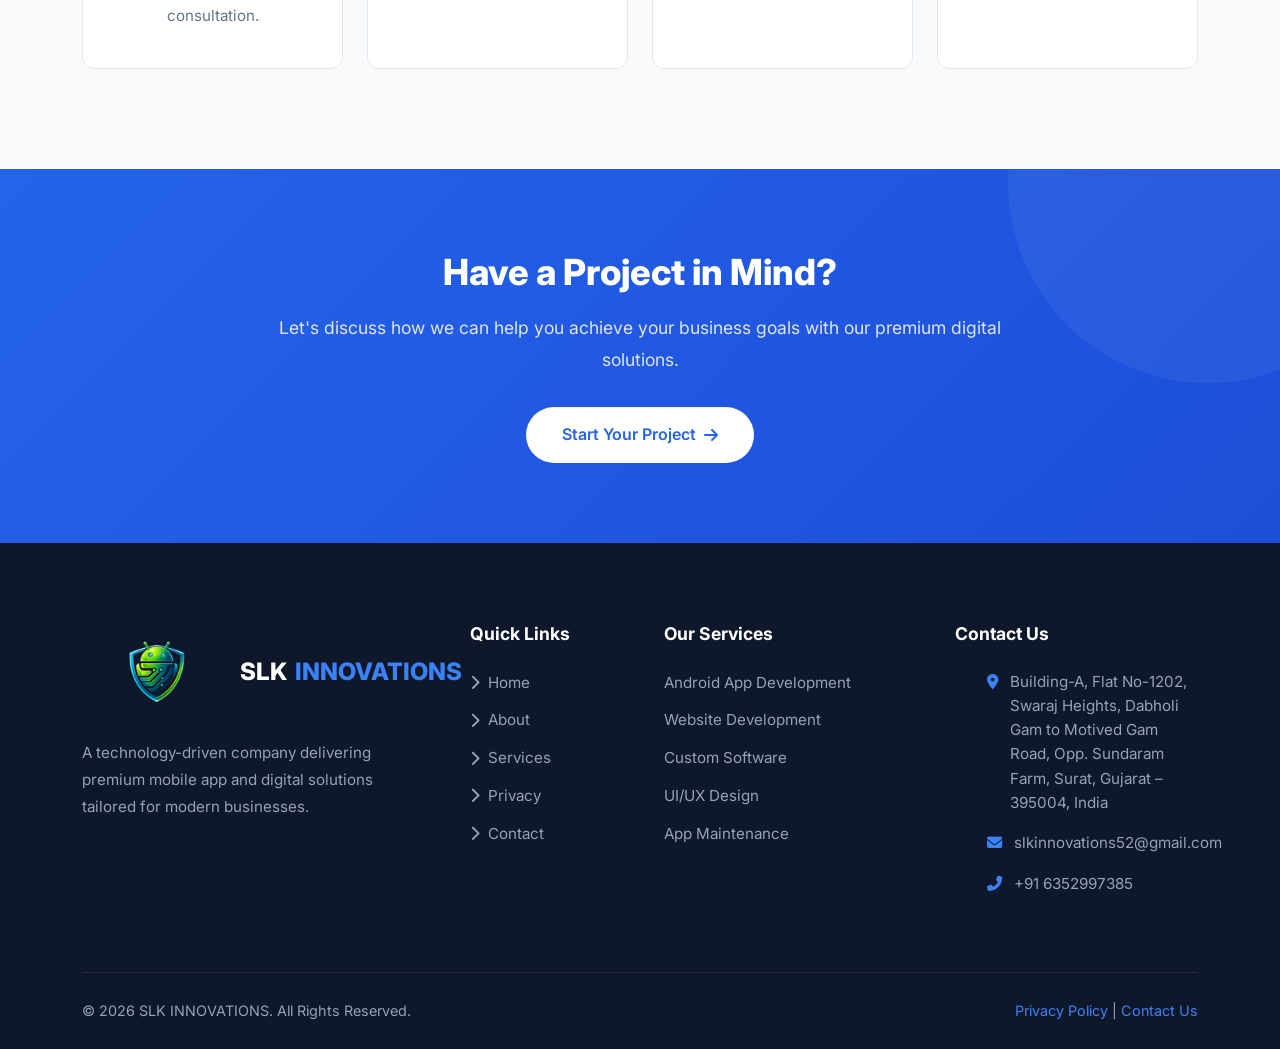
<file: services.html>
<!DOCTYPE html>
<html lang="en">
<head>
    <!-- Meta Tags -->
    <meta charset="UTF-8">
    <meta name="viewport" content="width=device-width, initial-scale=1.0">
    <meta name="description" content="SLK INNOVATIONS Services – Android App Development, Website Development, UI/UX Design, Custom Software Solutions, App Publishing & Maintenance.">
    <meta name="author" content="SLK INNOVATIONS">
    <meta name="theme-color" content="#2563EB">
    <meta name="robots" content="index, follow">
    <link rel="canonical" href="https://slkinnovations.in/services.html">

    <!-- Open Graph -->
    <meta property="og:title" content="Our Services | SLK INNOVATIONS">
    <meta property="og:description" content="Android App Development, Website Development, UI/UX Design, Custom Software Solutions, App Publishing & Maintenance.">
    <meta property="og:type" content="website">
    <meta property="og:url" content="https://slkinnovations.in/services.html">
    <meta property="og:image" content="https://slkinnovations.in/img/logo.png">
    <meta property="og:site_name" content="SLK INNOVATIONS">

    <title>Our Services | SLK INNOVATIONS</title>

    <!-- Favicon -->
    <link rel="icon" type="image/png" href="img/logo.png">

    <!-- Bootstrap 5 CSS -->
    <link href="https://cdn.jsdelivr.net/npm/bootstrap@5.3.2/dist/css/bootstrap.min.css" rel="stylesheet">

    <!-- Font Awesome -->
    <link rel="stylesheet" href="https://cdnjs.cloudflare.com/ajax/libs/font-awesome/6.5.1/css/all.min.css">

    <!-- AOS -->
    <link href="https://unpkg.com/aos@2.3.1/dist/aos.css" rel="stylesheet">

    <!-- Custom CSS -->
    <link rel="stylesheet" href="css/style.css">
</head>
<body>

    <!-- Preloader -->
    <div class="preloader" id="preloader">
        <div class="spinner"></div>
    </div>

    <!-- ==============================
         NAVBAR
    ============================== -->
    <nav class="navbar navbar-expand-lg fixed-top" id="mainNavbar">
        <div class="container">
            <a class="navbar-brand" href="index.html">
                <img src="img/logo.png" alt="SLK INNOVATIONS" class="navbar-logo"> SLK <span>INNOVATIONS</span>
            </a>
            <button class="navbar-toggler" type="button" data-bs-toggle="collapse" data-bs-target="#navbarNav">
                <i class="fas fa-bars"></i>
            </button>
            <div class="collapse navbar-collapse justify-content-end" id="navbarNav">
                <ul class="navbar-nav align-items-lg-center">
                    <li class="nav-item">
                        <a class="nav-link" href="index.html">Home</a>
                    </li>
                    <li class="nav-item">
                        <a class="nav-link" href="about.html">About</a>
                    </li>
                    <li class="nav-item">
                        <a class="nav-link active" href="services.html">Services</a>
                    </li>
                    <li class="nav-item">
                        <a class="nav-link" href="privacy.html">Privacy</a>
                    </li>
                    <li class="nav-item">
                        <a class="nav-link" href="contact.html">Contact</a>
                    </li>
                    <li class="nav-item">
                        <a class="nav-link nav-cta" href="contact.html">Get Consultation</a>
                    </li>
                </ul>
            </div>
        </div>
    </nav>

    <!-- ==============================
         PAGE HEADER
    ============================== -->
    <section class="page-header">
        <div class="container">
            <div class="breadcrumb-custom" data-aos="fade-up">
                <a href="index.html">Home</a>
                <span>/</span>
                <span class="current">Services</span>
            </div>
            <h1 data-aos="fade-up" data-aos-delay="100">Our Services</h1>
            <p data-aos="fade-up" data-aos-delay="150">Comprehensive digital solutions designed to elevate your business and drive measurable results.</p>
        </div>
    </section>

    <!-- ==============================
         SERVICES SECTION
    ============================== -->
    <section class="section-padding">
        <div class="container">
            <div class="text-center mb-5" data-aos="fade-up">
                <span class="section-label">What We Offer</span>
                <h2 class="section-title">End-to-End Digital Solutions</h2>
                <p class="section-subtitle">From concept to deployment and beyond, we provide a full spectrum of services to transform your digital vision into reality.</p>
            </div>

            <div class="row g-4">

                <!-- Service 1: Android App Development -->
                <div class="col-lg-6" data-aos="fade-up" data-aos-delay="0">
                    <div class="service-detail-card">
                        <div class="service-icon">
                            <i class="fas fa-mobile-alt"></i>
                        </div>
                        <h4>Android App Development</h4>
                        <p>We specialize in building high-performance, feature-rich Android applications tailored to your business needs. From simple utility apps to complex enterprise solutions, we cover it all with modern technologies and best practices.</p>
                        <ul class="service-features">
                            <li><i class="fas fa-circle"></i> Native Android development with Kotlin &amp; Java</li>
                            <li><i class="fas fa-circle"></i> Material Design UI/UX implementation</li>
                            <li><i class="fas fa-circle"></i> Firebase integration &amp; real-time databases</li>
                            <li><i class="fas fa-circle"></i> REST API integration &amp; third-party services</li>
                            <li><i class="fas fa-circle"></i> Performance optimization &amp; testing</li>
                        </ul>
                    </div>
                </div>

                <!-- Service 2: Website Development -->
                <div class="col-lg-6" data-aos="fade-up" data-aos-delay="100">
                    <div class="service-detail-card">
                        <div class="service-icon">
                            <i class="fas fa-globe"></i>
                        </div>
                        <h4>Website Development</h4>
                        <p>We design and develop professional, responsive, and fast-loading websites that represent your brand effectively. Our websites are built with clean code, SEO best practices, and modern design principles.</p>
                        <ul class="service-features">
                            <li><i class="fas fa-circle"></i> Responsive &amp; mobile-first design</li>
                            <li><i class="fas fa-circle"></i> SEO-optimized structure &amp; content</li>
                            <li><i class="fas fa-circle"></i> Fast loading &amp; performance-focused</li>
                            <li><i class="fas fa-circle"></i> Clean, semantic HTML5 &amp; CSS3</li>
                            <li><i class="fas fa-circle"></i> Cross-browser compatibility</li>
                        </ul>
                    </div>
                </div>

                <!-- Service 3: App Maintenance & Support -->
                <div class="col-lg-6" data-aos="fade-up" data-aos-delay="0">
                    <div class="service-detail-card">
                        <div class="service-icon">
                            <i class="fas fa-tools"></i>
                        </div>
                        <h4>App Maintenance &amp; Support</h4>
                        <p>We provide ongoing maintenance and support to keep your applications running smoothly, securely, and up-to-date. Our team ensures your app stays compatible with the latest OS versions and devices.</p>
                        <ul class="service-features">
                            <li><i class="fas fa-circle"></i> Bug fixing &amp; issue resolution</li>
                            <li><i class="fas fa-circle"></i> Performance monitoring &amp; optimization</li>
                            <li><i class="fas fa-circle"></i> Security patches &amp; updates</li>
                            <li><i class="fas fa-circle"></i> OS compatibility updates</li>
                            <li><i class="fas fa-circle"></i> Feature enhancements &amp; upgrades</li>
                        </ul>
                    </div>
                </div>

                <!-- Service 4: UI/UX Design -->
                <div class="col-lg-6" data-aos="fade-up" data-aos-delay="100">
                    <div class="service-detail-card">
                        <div class="service-icon">
                            <i class="fas fa-paint-brush"></i>
                        </div>
                        <h4>UI/UX Design</h4>
                        <p>We create clean, intuitive, and visually stunning interfaces that enhance user experience and drive engagement. Our design process is research-driven and focused on usability and accessibility.</p>
                        <ul class="service-features">
                            <li><i class="fas fa-circle"></i> User research &amp; persona development</li>
                            <li><i class="fas fa-circle"></i> Wireframing &amp; prototyping</li>
                            <li><i class="fas fa-circle"></i> Visual design &amp; branding</li>
                            <li><i class="fas fa-circle"></i> Interaction design &amp; micro-animations</li>
                            <li><i class="fas fa-circle"></i> Usability testing &amp; iteration</li>
                        </ul>
                    </div>
                </div>

                <!-- Service 5: App Publishing & Play Console Setup -->
                <div class="col-lg-6" data-aos="fade-up" data-aos-delay="0">
                    <div class="service-detail-card">
                        <div class="service-icon">
                            <i class="fas fa-rocket"></i>
                        </div>
                        <h4>App Publishing &amp; Play Console Setup</h4>
                        <p>We handle the complete process of setting up your Google Play Developer account, preparing your app for submission, and managing successful publication on the Play Store.</p>
                        <ul class="service-features">
                            <li><i class="fas fa-circle"></i> Google Play Console setup &amp; configuration</li>
                            <li><i class="fas fa-circle"></i> App listing optimization (ASO)</li>
                            <li><i class="fas fa-circle"></i> Store listing graphics &amp; screenshots</li>
                            <li><i class="fas fa-circle"></i> Policy compliance &amp; review management</li>
                            <li><i class="fas fa-circle"></i> Release management &amp; rollout strategies</li>
                        </ul>
                    </div>
                </div>

                <!-- Service 6: Custom Software Solutions -->
                <div class="col-lg-6" data-aos="fade-up" data-aos-delay="100">
                    <div class="service-detail-card">
                        <div class="service-icon">
                            <i class="fas fa-code"></i>
                        </div>
                        <h4>Custom Software Solutions</h4>
                        <p>We build tailored software solutions designed for your unique workflows, operations, and business objectives. Our custom solutions are scalable, maintainable, and built for long-term growth.</p>
                        <ul class="service-features">
                            <li><i class="fas fa-circle"></i> Requirements analysis &amp; architecture design</li>
                            <li><i class="fas fa-circle"></i> Custom application development</li>
                            <li><i class="fas fa-circle"></i> Database design &amp; management</li>
                            <li><i class="fas fa-circle"></i> Third-party integrations &amp; APIs</li>
                            <li><i class="fas fa-circle"></i> Scalable &amp; maintainable codebase</li>
                        </ul>
                    </div>
                </div>

            </div>
        </div>
    </section>

    <!-- ==============================
         PROCESS SECTION
    ============================== -->
    <section class="section-padding" style="background: var(--light-bg);">
        <div class="container">
            <div class="text-center mb-5" data-aos="fade-up">
                <span class="section-label">Our Process</span>
                <h2 class="section-title">How We Work</h2>
                <p class="section-subtitle">Our structured approach ensures quality, transparency, and timely delivery at every stage of your project.</p>
            </div>

            <div class="row g-4">
                <div class="col-lg-3 col-md-6" data-aos="fade-up" data-aos-delay="0">
                    <div class="service-card text-center">
                        <div class="icon-box mx-auto">
                            <i class="fas fa-comments"></i>
                        </div>
                        <h4>01. Discovery</h4>
                        <p>We understand your requirements, goals, and vision through in-depth consultation.</p>
                    </div>
                </div>
                <div class="col-lg-3 col-md-6" data-aos="fade-up" data-aos-delay="100">
                    <div class="service-card text-center">
                        <div class="icon-box mx-auto">
                            <i class="fas fa-pencil-ruler"></i>
                        </div>
                        <h4>02. Design</h4>
                        <p>We create wireframes, prototypes, and visual designs for your approval.</p>
                    </div>
                </div>
                <div class="col-lg-3 col-md-6" data-aos="fade-up" data-aos-delay="200">
                    <div class="service-card text-center">
                        <div class="icon-box mx-auto">
                            <i class="fas fa-laptop-code"></i>
                        </div>
                        <h4>03. Development</h4>
                        <p>Our team builds your solution using clean code and modern technologies.</p>
                    </div>
                </div>
                <div class="col-lg-3 col-md-6" data-aos="fade-up" data-aos-delay="300">
                    <div class="service-card text-center">
                        <div class="icon-box mx-auto">
                            <i class="fas fa-rocket"></i>
                        </div>
                        <h4>04. Launch</h4>
                        <p>We deploy your solution and provide ongoing support and maintenance.</p>
                    </div>
                </div>
            </div>
        </div>
    </section>

    <!-- ==============================
         CTA SECTION
    ============================== -->
    <section class="cta-section">
        <div class="container">
            <div class="row justify-content-center">
                <div class="col-lg-8 text-center" data-aos="fade-up">
                    <h2>Have a Project in Mind?</h2>
                    <p>Let's discuss how we can help you achieve your business goals with our premium digital solutions.</p>
                    <a href="contact.html" class="btn-white-custom">
                        Start Your Project <i class="fas fa-arrow-right"></i>
                    </a>
                </div>
            </div>
        </div>
    </section>

    <!-- ==============================
         FOOTER
    ============================== -->
    <footer class="footer" id="footer">
        <div class="container">
            <div class="row g-5">
                <div class="col-lg-4 col-md-6">
                    <div class="footer-logo">
                        <img src="img/logo.png" alt="SLK INNOVATIONS" class="footer-logo-img"> SLK <span>INNOVATIONS</span>
                    </div>
                    <p class="footer-description">A technology-driven company delivering premium mobile app and digital solutions tailored for modern businesses.</p>
                </div>
                <div class="col-lg-2 col-md-6">
                    <h5>Quick Links</h5>
                    <ul class="footer-links">
                        <li><a href="index.html"><i class="fas fa-chevron-right"></i> Home</a></li>
                        <li><a href="about.html"><i class="fas fa-chevron-right"></i> About</a></li>
                        <li><a href="services.html"><i class="fas fa-chevron-right"></i> Services</a></li>
                        <li><a href="privacy.html"><i class="fas fa-chevron-right"></i> Privacy</a></li>
                        <li><a href="contact.html"><i class="fas fa-chevron-right"></i> Contact</a></li>
                    </ul>
                </div>
                <div class="col-lg-3 col-md-6">
                    <h5>Our Services</h5>
                    <ul class="footer-links">
                        <li><a href="services.html">Android App Development</a></li>
                        <li><a href="services.html">Website Development</a></li>
                        <li><a href="services.html">Custom Software</a></li>
                        <li><a href="services.html">UI/UX Design</a></li>
                        <li><a href="services.html">App Maintenance</a></li>
                    </ul>
                </div>
                <div class="col-lg-3 col-md-6">
                    <h5>Contact Us</h5>
                    <ul class="footer-contact-info">
                        <li>
                            <i class="fas fa-map-marker-alt"></i>
                            <span>Building-A, Flat No-1202, Swaraj Heights, Dabholi Gam to Motived Gam Road, Opp. Sundaram Farm, Surat, Gujarat – 395004, India</span>
                        </li>
                        <li>
                            <i class="fas fa-envelope"></i>
                            <span>slkinnovations52@gmail.com</span>
                        </li>
                        <li>
                            <i class="fas fa-phone-alt"></i>
                            <span>+91 6352997385</span>
                        </li>
                    </ul>
                </div>
            </div>
            <div class="footer-bottom">
                <div class="row align-items-center">
                    <div class="col-md-6">
                        <p>&copy; 2026 SLK INNOVATIONS. All Rights Reserved.</p>
                    </div>
                    <div class="col-md-6 text-md-end">
                        <p><a href="privacy.html">Privacy Policy</a> | <a href="contact.html">Contact Us</a></p>
                    </div>
                </div>
            </div>
        </div>
    </footer>

    <!-- Back to Top -->
    <button class="back-to-top" id="backToTop" aria-label="Back to top">
        <i class="fas fa-chevron-up"></i>
    </button>

    <!-- Scripts -->
    <script src="https://cdn.jsdelivr.net/npm/bootstrap@5.3.2/dist/js/bootstrap.bundle.min.js"></script>
    <script src="https://unpkg.com/aos@2.3.1/dist/aos.js"></script>
    <script>
        AOS.init({ duration: 700, once: true, offset: 80, easing: 'ease-out' });

        window.addEventListener('load', function() {
            document.getElementById('preloader').classList.add('hide');
        });

        window.addEventListener('scroll', function() {
            const navbar = document.getElementById('mainNavbar');
            const backToTop = document.getElementById('backToTop');
            if (window.scrollY > 50) {
                navbar.classList.add('scrolled');
            } else {
                navbar.classList.remove('scrolled');
            }
            if (window.scrollY > 300) backToTop.classList.add('show');
            else backToTop.classList.remove('show');
        });

        document.getElementById('backToTop').addEventListener('click', function() {
            window.scrollTo({ top: 0, behavior: 'smooth' });
        });

        document.querySelectorAll('.nav-link').forEach(function(link) {
            link.addEventListener('click', function() {
                const navCollapse = document.getElementById('navbarNav');
                if (navCollapse.classList.contains('show')) {
                    new bootstrap.Collapse(navCollapse).hide();
                }
            });
        });
    </script>

</body>
</html>
</file>
<file: css/style.css>
/* ============================================
   SLK INNOVATIONS - Main Stylesheet
   Clean | Professional | Corporate
   ============================================ */

/* ----- Google Fonts ----- */
@import url('https://fonts.googleapis.com/css2?family=Inter:wght@300;400;500;600;700;800&display=swap');

/* ----- CSS Variables ----- */
:root {
    --primary: #2563EB;
    --primary-dark: #1D4ED8;
    --primary-light: #3B82F6;
    --dark-bg: #0F172A;
    --light-bg: #F8FAFC;
    --white: #FFFFFF;
    --text-primary: #1E293B;
    --text-secondary: #64748B;
    --text-light: #94A3B8;
    --border-color: #E2E8F0;
    --card-shadow: 0 1px 3px rgba(0, 0, 0, 0.08), 0 1px 2px rgba(0, 0, 0, 0.06);
    --card-shadow-hover: 0 10px 25px rgba(37, 99, 235, 0.12), 0 4px 10px rgba(0, 0, 0, 0.06);
    --transition: all 0.3s ease;
    --radius: 12px;
    --radius-sm: 8px;
}

/* ----- Reset & Base ----- */
*,
*::before,
*::after {
    margin: 0;
    padding: 0;
    box-sizing: border-box;
}

html {
    scroll-behavior: smooth;
    scroll-padding-top: 80px;
}

body {
    font-family: 'Inter', sans-serif;
    color: var(--text-primary);
    background-color: var(--white);
    line-height: 1.7;
    font-size: 16px;
    -webkit-font-smoothing: antialiased;
    -moz-osx-font-smoothing: grayscale;
    overflow-x: hidden;
}

a {
    text-decoration: none;
    color: var(--primary);
    transition: var(--transition);
}

a:hover {
    color: var(--primary-dark);
}

img {
    max-width: 100%;
    height: auto;
}

ul {
    list-style: none;
}

/* ----- Typography ----- */
h1, h2, h3, h4, h5, h6 {
    font-weight: 700;
    line-height: 1.3;
    color: var(--text-primary);
}

h1 { font-size: 3rem; }
h2 { font-size: 2.25rem; }
h3 { font-size: 1.5rem; }
h4 { font-size: 1.25rem; }

p {
    color: var(--text-secondary);
    line-height: 1.8;
}

/* ----- Section Spacing ----- */
.section-padding {
    padding: 100px 0;
}

.section-title {
    font-size: 2.25rem;
    font-weight: 800;
    margin-bottom: 1rem;
    color: var(--text-primary);
    position: relative;
}

.section-subtitle {
    font-size: 1.1rem;
    color: var(--text-secondary);
    max-width: 600px;
    margin: 0 auto 3.5rem;
    line-height: 1.8;
}

.section-label {
    display: inline-block;
    font-size: 0.8rem;
    font-weight: 600;
    text-transform: uppercase;
    letter-spacing: 2px;
    color: var(--primary);
    margin-bottom: 0.75rem;
    background: rgba(37, 99, 235, 0.08);
    padding: 6px 16px;
    border-radius: 50px;
}

/* ============================================
   NAVBAR
   ============================================ */
.navbar {
    padding: 18px 0;
    transition: var(--transition);
    z-index: 1050;
    background: transparent;
}

.navbar.scrolled {
    background: rgba(255, 255, 255, 0.97) !important;
    backdrop-filter: blur(12px);
    box-shadow: 0 1px 10px rgba(0, 0, 0, 0.06);
    padding: 8px 0;
}

.navbar-brand {
    font-weight: 800;
    font-size: 1.5rem;
    color: #fff !important;
    letter-spacing: -0.5px;
    display: flex;
    align-items: center;
    gap: 8px;
}

.navbar-logo {
    height: 100px;
    width: auto;
    object-fit: contain;
    transition: var(--transition);
}

.navbar.scrolled .navbar-logo {
    height: 50px;
}

.navbar-brand span {
    color: rgba(255, 255, 255, 0.85);
}

.navbar.scrolled .navbar-brand {
    color: var(--primary) !important;
}

.navbar.scrolled .navbar-brand span {
    color: var(--text-primary);
}

.navbar.scrolled .nav-link {
    color: var(--text-primary) !important;
}

.navbar.scrolled .nav-link:hover,
.navbar.scrolled .nav-link.active {
    color: var(--primary) !important;
}

.navbar.scrolled .navbar-toggler {
    color: var(--text-primary);
}

.nav-link {
    font-weight: 500;
    font-size: 0.95rem;
    color: rgba(255, 255, 255, 0.85) !important;
    padding: 8px 18px !important;
    transition: var(--transition);
    position: relative;
}

.nav-link:hover,
.nav-link.active {
    color: #fff !important;
}

.nav-link.active::after {
    content: '';
    position: absolute;
    bottom: 0;
    left: 18px;
    right: 18px;
    height: 2px;
    background: var(--primary);
    border-radius: 2px;
}

.navbar-toggler {
    border: none;
    padding: 8px;
    font-size: 1.25rem;
    color: #fff;
    box-shadow: none !important;
}

.navbar-toggler:focus {
    box-shadow: none;
}

/* Navbar CTA Button */
.nav-cta {
    background: var(--primary);
    color: var(--white) !important;
    border-radius: 50px;
    padding: 10px 24px !important;
    font-weight: 600;
    font-size: 0.9rem;
    margin-left: 10px;
    transition: var(--transition);
}

.nav-cta:hover {
    background: var(--primary-dark);
    color: var(--white) !important;
    transform: translateY(-1px);
}

/* ============================================
   HERO SECTION
   ============================================ */
.hero-section {
    background: linear-gradient(135deg, #0F172A 0%, #1E293B 50%, #0F172A 100%);
    min-height: 100vh;
    display: flex;
    align-items: center;
    position: relative;
    overflow: hidden;
    padding-top: 80px;
}

.hero-section::before {
    content: '';
    position: absolute;
    top: -50%;
    right: -20%;
    width: 600px;
    height: 600px;
    background: radial-gradient(circle, rgba(37, 99, 235, 0.15) 0%, transparent 70%);
    border-radius: 50%;
}

.hero-section::after {
    content: '';
    position: absolute;
    bottom: -30%;
    left: -10%;
    width: 500px;
    height: 500px;
    background: radial-gradient(circle, rgba(37, 99, 235, 0.1) 0%, transparent 70%);
    border-radius: 50%;
}

.hero-content {
    position: relative;
    z-index: 2;
}

.hero-content h1 {
    font-size: 3.5rem;
    font-weight: 800;
    color: var(--white);
    line-height: 1.2;
    margin-bottom: 1.5rem;
    letter-spacing: -1px;
}

.hero-content h1 .highlight {
    color: var(--primary-light);
}

.hero-content p {
    font-size: 1.2rem;
    color: var(--text-light);
    max-width: 560px;
    margin-bottom: 2.5rem;
    line-height: 1.8;
}

/* ----- Buttons ----- */
.btn-primary-custom {
    background: var(--primary);
    color: var(--white);
    padding: 14px 36px;
    border-radius: 50px;
    font-weight: 600;
    font-size: 1rem;
    border: 2px solid var(--primary);
    transition: var(--transition);
    display: inline-flex;
    align-items: center;
    gap: 8px;
}

.btn-primary-custom:hover {
    background: var(--primary-dark);
    border-color: var(--primary-dark);
    color: var(--white);
    transform: translateY(-2px);
    box-shadow: 0 8px 25px rgba(37, 99, 235, 0.3);
}

.btn-outline-custom {
    background: transparent;
    color: var(--white);
    padding: 14px 36px;
    border-radius: 50px;
    font-weight: 600;
    font-size: 1rem;
    border: 2px solid rgba(255, 255, 255, 0.25);
    transition: var(--transition);
    display: inline-flex;
    align-items: center;
    gap: 8px;
}

.btn-outline-custom:hover {
    background: rgba(255, 255, 255, 0.1);
    border-color: rgba(255, 255, 255, 0.5);
    color: var(--white);
    transform: translateY(-2px);
}

.btn-white-custom {
    background: var(--white);
    color: var(--primary);
    padding: 14px 36px;
    border-radius: 50px;
    font-weight: 600;
    font-size: 1rem;
    border: none;
    transition: var(--transition);
    display: inline-flex;
    align-items: center;
    gap: 8px;
}

.btn-white-custom:hover {
    background: var(--light-bg);
    color: var(--primary-dark);
    transform: translateY(-2px);
    box-shadow: 0 8px 25px rgba(0, 0, 0, 0.15);
}

/* Hero Stats */
.hero-stats {
    display: flex;
    gap: 3rem;
    margin-top: 3.5rem;
    padding-top: 2rem;
    border-top: 1px solid rgba(255, 255, 255, 0.1);
}

.hero-stats .stat h3 {
    font-size: 2rem;
    font-weight: 800;
    color: var(--white);
    margin-bottom: 0.25rem;
}

.hero-stats .stat p {
    font-size: 0.85rem;
    color: var(--text-light);
    margin: 0;
    text-transform: uppercase;
    letter-spacing: 1px;
}

/* ============================================
   ABOUT PREVIEW SECTION
   ============================================ */
.about-preview {
    background: var(--light-bg);
}

.about-preview-content h2 {
    font-weight: 800;
    margin-bottom: 1.5rem;
}

.about-preview-content p {
    margin-bottom: 1.25rem;
}

.about-feature-list {
    list-style: none;
    padding: 0;
    margin: 2rem 0;
}

.about-feature-list li {
    padding: 8px 0;
    color: var(--text-secondary);
    display: flex;
    align-items: center;
    gap: 12px;
    font-size: 0.95rem;
}

.about-feature-list li i {
    color: var(--primary);
    font-size: 1rem;
    width: 24px;
    height: 24px;
    background: rgba(37, 99, 235, 0.1);
    border-radius: 50%;
    display: flex;
    align-items: center;
    justify-content: center;
    flex-shrink: 0;
}

/* ============================================
   SERVICE CARDS
   ============================================ */
.service-card {
    background: var(--white);
    border: 1px solid var(--border-color);
    border-radius: var(--radius);
    padding: 2.5rem 2rem;
    transition: var(--transition);
    height: 100%;
    position: relative;
    overflow: hidden;
}

.service-card::before {
    content: '';
    position: absolute;
    top: 0;
    left: 0;
    right: 0;
    height: 3px;
    background: var(--primary);
    transform: scaleX(0);
    transition: var(--transition);
}

.service-card:hover {
    transform: translateY(-5px);
    box-shadow: var(--card-shadow-hover);
    border-color: transparent;
}

.service-card:hover::before {
    transform: scaleX(1);
}

.service-card .icon-box {
    width: 60px;
    height: 60px;
    background: rgba(37, 99, 235, 0.08);
    border-radius: var(--radius-sm);
    display: flex;
    align-items: center;
    justify-content: center;
    margin-bottom: 1.5rem;
    transition: var(--transition);
}

.service-card:hover .icon-box {
    background: var(--primary);
}

.service-card .icon-box i {
    font-size: 1.5rem;
    color: var(--primary);
    transition: var(--transition);
}

.service-card:hover .icon-box i {
    color: var(--white);
}

.service-card h4 {
    font-weight: 700;
    margin-bottom: 0.75rem;
    font-size: 1.1rem;
}

.service-card p {
    font-size: 0.95rem;
    line-height: 1.7;
    margin: 0;
}

/* ============================================
   WHY CHOOSE US
   ============================================ */
.why-choose-section {
    background: var(--dark-bg);
    color: var(--white);
}

.why-card {
    background: rgba(255, 255, 255, 0.05);
    border: 1px solid rgba(255, 255, 255, 0.08);
    border-radius: var(--radius);
    padding: 2.5rem 2rem;
    transition: var(--transition);
    height: 100%;
}

.why-card:hover {
    background: rgba(255, 255, 255, 0.08);
    transform: translateY(-5px);
    border-color: rgba(37, 99, 235, 0.3);
}

.why-card .icon-circle {
    width: 56px;
    height: 56px;
    border-radius: 50%;
    background: rgba(37, 99, 235, 0.15);
    display: flex;
    align-items: center;
    justify-content: center;
    margin-bottom: 1.5rem;
}

.why-card .icon-circle i {
    font-size: 1.3rem;
    color: var(--primary-light);
}

.why-card h4 {
    color: var(--white);
    font-weight: 700;
    margin-bottom: 0.75rem;
    font-size: 1.1rem;
}

.why-card p {
    color: var(--text-light);
    font-size: 0.95rem;
    line-height: 1.7;
    margin: 0;
}

/* ============================================
   EXPERIENCE SECTION
   ============================================ */
.experience-section {
    background: var(--light-bg);
}

.experience-content h2 {
    font-weight: 800;
    margin-bottom: 1.5rem;
}

.exp-item {
    display: flex;
    align-items: flex-start;
    gap: 1rem;
    margin-bottom: 1.25rem;
}

.exp-item i {
    color: var(--primary);
    font-size: 1.1rem;
    margin-top: 4px;
    flex-shrink: 0;
}

.exp-item p {
    margin: 0;
    font-size: 0.95rem;
}

/* ============================================
   CTA SECTION
   ============================================ */
.cta-section {
    background: linear-gradient(135deg, var(--primary) 0%, var(--primary-dark) 100%);
    padding: 80px 0;
    position: relative;
    overflow: hidden;
}

.cta-section::before {
    content: '';
    position: absolute;
    top: -50%;
    right: -10%;
    width: 400px;
    height: 400px;
    background: rgba(255, 255, 255, 0.05);
    border-radius: 50%;
}

.cta-section h2 {
    color: var(--white);
    font-weight: 800;
    margin-bottom: 1rem;
}

.cta-section p {
    color: rgba(255, 255, 255, 0.85);
    font-size: 1.1rem;
    margin-bottom: 2rem;
}

/* ============================================
   FOOTER
   ============================================ */
.footer {
    background: var(--dark-bg);
    color: var(--text-light);
    padding-top: 80px;
}

.footer-logo {
    font-size: 1.5rem;
    font-weight: 800;
    color: var(--white);
    display: flex;
    align-items: center;
    gap: 8px;
    margin-bottom: 1rem;
}

.footer-logo-img {
    height: 100px;
    width: auto;
    object-fit: contain;
}

.footer-logo span {
    color: var(--primary-light);
}

.footer-description {
    color: var(--text-light);
    font-size: 0.95rem;
    line-height: 1.8;
    margin-bottom: 1.5rem;
    max-width: 320px;
}

.footer h5 {
    color: var(--white);
    font-weight: 700;
    margin-bottom: 1.5rem;
    font-size: 1.1rem;
}

.footer-links {
    list-style: none;
    padding: 0;
}

.footer-links li {
    margin-bottom: 0.75rem;
}

.footer-links a {
    color: var(--text-light);
    font-size: 0.95rem;
    transition: var(--transition);
    display: flex;
    align-items: center;
    gap: 8px;
}

.footer-links a:hover {
    color: var(--primary-light);
    padding-left: 5px;
}

.footer-contact-info li {
    display: flex;
    align-items: flex-start;
    gap: 12px;
    margin-bottom: 1rem;
    color: var(--text-light);
    font-size: 0.95rem;
    line-height: 1.6;
}

.footer-contact-info li i {
    color: var(--primary-light);
    margin-top: 4px;
    flex-shrink: 0;
}

.footer-social {
    display: flex;
    gap: 12px;
    margin-top: 1.5rem;
}

.footer-social a {
    width: 40px;
    height: 40px;
    border-radius: 50%;
    background: rgba(255, 255, 255, 0.06);
    display: flex;
    align-items: center;
    justify-content: center;
    color: var(--text-light);
    transition: var(--transition);
    font-size: 1rem;
}

.footer-social a:hover {
    background: var(--primary);
    color: var(--white);
    transform: translateY(-3px);
}

.footer-bottom {
    border-top: 1px solid rgba(255, 255, 255, 0.08);
    padding: 25px 0;
    margin-top: 60px;
}

.footer-bottom p {
    color: var(--text-light);
    font-size: 0.9rem;
    margin: 0;
}

.footer-bottom a {
    color: var(--primary-light);
}

/* ============================================
   PAGE HEADER (Inner Pages)
   ============================================ */
.page-header {
    background: linear-gradient(135deg, #0F172A 0%, #1E293B 100%);
    padding: 180px 0 80px;
    position: relative;
    overflow: hidden;
}

.page-header::before {
    content: '';
    position: absolute;
    top: -40%;
    right: -15%;
    width: 500px;
    height: 500px;
    background: radial-gradient(circle, rgba(37, 99, 235, 0.12) 0%, transparent 70%);
    border-radius: 50%;
}

.page-header h1 {
    font-size: 2.75rem;
    font-weight: 800;
    color: var(--white);
    margin-bottom: 1rem;
}

.page-header p {
    color: var(--text-light);
    font-size: 1.1rem;
    max-width: 600px;
}

.breadcrumb-custom {
    display: flex;
    gap: 8px;
    align-items: center;
    margin-bottom: 1.5rem;
}

.breadcrumb-custom a {
    color: var(--text-light);
    font-size: 0.9rem;
}

.breadcrumb-custom a:hover {
    color: var(--primary-light);
}

.breadcrumb-custom span {
    color: var(--text-light);
    font-size: 0.85rem;
}

.breadcrumb-custom .current {
    color: var(--primary-light);
    font-weight: 500;
}

/* ============================================
   ABOUT PAGE
   ============================================ */
.about-section-block {
    padding: 60px 0;
}

.about-section-block:nth-child(even) {
    background: var(--light-bg);
}

.about-section-block h2 {
    font-weight: 800;
    margin-bottom: 1.25rem;
}

.about-section-block h3 {
    font-weight: 700;
    margin-bottom: 1rem;
    color: var(--primary);
}

.about-section-block p {
    margin-bottom: 1rem;
    font-size: 1rem;
    line-height: 1.85;
}

.about-values {
    display: grid;
    grid-template-columns: repeat(auto-fit, minmax(250px, 1fr));
    gap: 1.5rem;
    margin-top: 2rem;
}

.about-value-card {
    background: var(--white);
    border: 1px solid var(--border-color);
    border-radius: var(--radius);
    padding: 2rem;
    transition: var(--transition);
}

.about-value-card:hover {
    transform: translateY(-5px);
    box-shadow: var(--card-shadow-hover);
}

.about-value-card i {
    font-size: 1.75rem;
    color: var(--primary);
    margin-bottom: 1rem;
    display: block;
}

.about-value-card h4 {
    font-weight: 700;
    margin-bottom: 0.5rem;
}

.about-value-card p {
    font-size: 0.95rem;
    margin: 0;
}

/* ============================================
   SERVICES PAGE - Detailed
   ============================================ */
.service-detail-card {
    background: var(--white);
    border: 1px solid var(--border-color);
    border-radius: var(--radius);
    padding: 3rem 2.5rem;
    transition: var(--transition);
    height: 100%;
    position: relative;
    overflow: hidden;
}

.service-detail-card::after {
    content: '';
    position: absolute;
    bottom: 0;
    left: 0;
    right: 0;
    height: 3px;
    background: linear-gradient(90deg, var(--primary), var(--primary-light));
    transform: scaleX(0);
    transition: var(--transition);
}

.service-detail-card:hover {
    transform: translateY(-5px);
    box-shadow: var(--card-shadow-hover);
    border-color: transparent;
}

.service-detail-card:hover::after {
    transform: scaleX(1);
}

.service-detail-card .service-icon {
    width: 72px;
    height: 72px;
    background: rgba(37, 99, 235, 0.08);
    border-radius: var(--radius);
    display: flex;
    align-items: center;
    justify-content: center;
    margin-bottom: 1.75rem;
    transition: var(--transition);
}

.service-detail-card:hover .service-icon {
    background: var(--primary);
}

.service-detail-card .service-icon i {
    font-size: 1.75rem;
    color: var(--primary);
    transition: var(--transition);
}

.service-detail-card:hover .service-icon i {
    color: var(--white);
}

.service-detail-card h4 {
    font-weight: 700;
    margin-bottom: 1rem;
    font-size: 1.2rem;
}

.service-detail-card p {
    font-size: 0.95rem;
    line-height: 1.8;
}

.service-detail-card .service-features {
    list-style: none;
    padding: 0;
    margin-top: 1.25rem;
}

.service-detail-card .service-features li {
    padding: 6px 0;
    color: var(--text-secondary);
    font-size: 0.9rem;
    display: flex;
    align-items: center;
    gap: 10px;
}

.service-detail-card .service-features li i {
    color: var(--primary);
    font-size: 0.75rem;
}

/* ============================================
   PRIVACY PAGE
   ============================================ */
.privacy-content {
    max-width: 800px;
    margin: 0 auto;
}

.privacy-content h2 {
    font-size: 1.75rem;
    font-weight: 800;
    margin-top: 2.5rem;
    margin-bottom: 1rem;
    color: var(--text-primary);
}

.privacy-content h3 {
    font-size: 1.25rem;
    font-weight: 700;
    margin-top: 2rem;
    margin-bottom: 0.75rem;
}

.privacy-content p {
    margin-bottom: 1rem;
    line-height: 1.85;
}

.privacy-content ul {
    padding-left: 1.5rem;
    margin-bottom: 1.5rem;
}

.privacy-content ul li {
    padding: 4px 0;
    color: var(--text-secondary);
    font-size: 0.95rem;
    list-style: disc;
}

/* ============================================
   CONTACT PAGE
   ============================================ */
.contact-form-wrapper {
    background: var(--white);
    border: 1px solid var(--border-color);
    border-radius: var(--radius);
    padding: 3rem;
}

.contact-form-wrapper h3 {
    font-weight: 700;
    margin-bottom: 0.5rem;
}

.contact-form-wrapper p {
    margin-bottom: 2rem;
}

.form-control-custom {
    border: 1px solid var(--border-color);
    border-radius: var(--radius-sm);
    padding: 14px 18px;
    font-size: 0.95rem;
    font-family: 'Inter', sans-serif;
    color: var(--text-primary);
    transition: var(--transition);
    background: var(--light-bg);
    width: 100%;
    outline: none;
}

.form-control-custom:focus {
    border-color: var(--primary);
    box-shadow: 0 0 0 3px rgba(37, 99, 235, 0.1);
    background: var(--white);
}

.form-control-custom::placeholder {
    color: var(--text-light);
}

.form-label-custom {
    font-weight: 600;
    font-size: 0.9rem;
    color: var(--text-primary);
    margin-bottom: 0.5rem;
    display: block;
}

textarea.form-control-custom {
    min-height: 140px;
    resize: vertical;
}

.contact-info-card {
    background: var(--dark-bg);
    border-radius: var(--radius);
    padding: 3rem;
    height: 100%;
    color: var(--white);
}

.contact-info-card h3 {
    color: var(--white);
    font-weight: 700;
    margin-bottom: 0.5rem;
}

.contact-info-card > p {
    color: var(--text-light);
    margin-bottom: 2rem;
}

.contact-info-item {
    display: flex;
    gap: 16px;
    margin-bottom: 1.75rem;
    align-items: flex-start;
}

.contact-info-item .icon-wrap {
    width: 48px;
    height: 48px;
    background: rgba(37, 99, 235, 0.15);
    border-radius: 50%;
    display: flex;
    align-items: center;
    justify-content: center;
    flex-shrink: 0;
}

.contact-info-item .icon-wrap i {
    font-size: 1.1rem;
    color: var(--primary-light);
}

.contact-info-item h5 {
    color: var(--white);
    font-weight: 600;
    font-size: 0.95rem;
    margin-bottom: 4px;
}

.contact-info-item p {
    color: var(--text-light);
    font-size: 0.9rem;
    margin: 0;
    line-height: 1.6;
}

.whatsapp-btn {
    display: inline-flex;
    align-items: center;
    gap: 10px;
    background: #25D366;
    color: var(--white);
    padding: 14px 28px;
    border-radius: 50px;
    font-weight: 600;
    font-size: 0.95rem;
    transition: var(--transition);
    margin-top: 1rem;
    border: none;
    cursor: pointer;
}

.whatsapp-btn:hover {
    background: #1da851;
    color: var(--white);
    transform: translateY(-2px);
    box-shadow: 0 6px 20px rgba(37, 211, 102, 0.3);
}

.map-placeholder {
    border-radius: var(--radius);
    overflow: hidden;
    margin-top: 2rem;
    border: 1px solid var(--border-color);
}

.map-placeholder iframe {
    width: 100%;
    height: 300px;
    border: none;
}

/* ============================================
   BACK TO TOP BUTTON
   ============================================ */
.back-to-top {
    position: fixed;
    bottom: 30px;
    right: 30px;
    width: 45px;
    height: 45px;
    background: var(--primary);
    color: var(--white);
    border: none;
    border-radius: 50%;
    display: flex;
    align-items: center;
    justify-content: center;
    font-size: 1.1rem;
    cursor: pointer;
    opacity: 0;
    visibility: hidden;
    transition: var(--transition);
    z-index: 999;
    box-shadow: 0 4px 15px rgba(37, 99, 235, 0.3);
}

.back-to-top.show {
    opacity: 1;
    visibility: visible;
}

.back-to-top:hover {
    background: var(--primary-dark);
    transform: translateY(-3px);
}

/* ============================================
   RESPONSIVE DESIGN
   ============================================ */

/* Large Tablets and Below */
@media (max-width: 991.98px) {
    h1 { font-size: 2.5rem; }
    h2 { font-size: 1.85rem; }

    .hero-content h1 {
        font-size: 2.75rem;
    }

    .hero-stats {
        gap: 2rem;
    }

    .section-padding {
        padding: 70px 0;
    }

    /* --- Navbar Mobile --- */
    .navbar-logo {
        height: 50px;
    }

    .navbar.scrolled .navbar-logo {
        height: 40px;
    }

    .navbar-brand {
        font-size: 1.25rem;
        gap: 6px;
    }

    .navbar {
        padding: 10px 0;
    }

    .navbar.scrolled {
        padding: 6px 0;
    }

    .nav-cta {
        margin-left: 0;
        margin-top: 10px;
        display: inline-block;
    }

    /* Mobile dropdown menu */
    .navbar-collapse {
        background: rgba(15, 23, 42, 0.97);
        backdrop-filter: blur(16px);
        border-radius: 12px;
        padding: 20px 24px;
        margin-top: 10px;
        border: 1px solid rgba(255, 255, 255, 0.08);
        box-shadow: 0 15px 40px rgba(0, 0, 0, 0.3);
    }

    .navbar.scrolled .navbar-collapse {
        background: rgba(255, 255, 255, 0.98);
        border: 1px solid var(--border-color);
        box-shadow: 0 15px 40px rgba(0, 0, 0, 0.1);
    }

    .navbar-collapse .nav-link {
        padding: 12px 16px !important;
        font-size: 1rem;
        border-radius: 8px;
    }

    .navbar-collapse .nav-link:hover,
    .navbar-collapse .nav-link.active {
        background: rgba(37, 99, 235, 0.1);
    }

    .navbar-collapse .nav-link.active::after {
        display: none;
    }

    .navbar.scrolled .navbar-collapse .nav-link {
        color: var(--text-primary) !important;
    }

    .navbar.scrolled .navbar-collapse .nav-link:hover,
    .navbar.scrolled .navbar-collapse .nav-link.active {
        color: var(--primary) !important;
        background: rgba(37, 99, 235, 0.06);
    }

    .navbar-collapse .nav-cta {
        margin-top: 8px;
        text-align: center;
        display: block;
    }

    .page-header {
        padding: 130px 0 60px;
    }

    .page-header h1 {
        font-size: 2.25rem;
    }

    /* Footer mobile */
    .footer-logo-img {
        height: 60px;
    }

    .footer-logo {
        font-size: 1.25rem;
    }
}

/* Tablets */
@media (max-width: 767.98px) {
    h1 { font-size: 2rem; }
    h2 { font-size: 1.65rem; }

    .hero-section {
        padding-top: 80px;
        min-height: auto;
        padding-bottom: 60px;
    }

    .hero-content h1 {
        font-size: 2.25rem;
    }

    .hero-content p {
        font-size: 1.05rem;
    }

    .hero-stats {
        flex-wrap: wrap;
        gap: 1.5rem;
    }

    .hero-stats .stat {
        flex: 0 0 45%;
    }

    .section-padding {
        padding: 60px 0;
    }

    .section-title {
        font-size: 1.85rem;
    }

    .section-subtitle {
        font-size: 1rem;
        margin-bottom: 2.5rem;
    }

    .contact-form-wrapper,
    .contact-info-card {
        padding: 2rem;
    }

    .service-detail-card {
        padding: 2rem 1.5rem;
    }

    .footer {
        padding-top: 50px;
    }

    .footer-bottom {
        margin-top: 40px;
        padding: 20px 0;
    }

    .footer-bottom .row {
        text-align: center;
    }

    .footer-bottom .text-md-end {
        text-align: center !important;
        margin-top: 5px;
    }

    .page-header {
        padding: 120px 0 50px;
    }

    .page-header h1 {
        font-size: 2rem;
    }

    .page-header p {
        font-size: 1rem;
    }

    /* CTA section mobile */
    .cta-section h2 {
        font-size: 1.65rem;
    }

    .cta-section p {
        font-size: 1rem;
    }

    /* Why choose cards */
    .why-card {
        padding: 2rem 1.5rem;
    }

    /* Experience section */
    .exp-item {
        margin-bottom: 1rem;
    }
}

/* Mobile */
@media (max-width: 575.98px) {
    h1 { font-size: 1.75rem; }
    h2 { font-size: 1.5rem; }

    .navbar-logo {
        height: 42px;
    }

    .navbar.scrolled .navbar-logo {
        height: 36px;
    }

    .navbar-brand {
        font-size: 1.1rem;
        gap: 5px;
    }

    .navbar-toggler {
        font-size: 1.1rem;
        padding: 6px;
    }

    .navbar-collapse {
        padding: 16px 20px;
        margin-top: 8px;
    }

    .navbar-collapse .nav-link {
        padding: 10px 14px !important;
        font-size: 0.95rem;
    }

    .hero-section {
        padding-top: 70px;
        padding-bottom: 50px;
    }

    .hero-content h1 {
        font-size: 1.75rem;
        letter-spacing: -0.5px;
    }

    .hero-content p {
        font-size: 0.95rem;
        line-height: 1.7;
        margin-bottom: 2rem;
    }

    .hero-stats {
        gap: 1rem;
        margin-top: 2.5rem;
        padding-top: 1.5rem;
    }

    .hero-stats .stat {
        flex: 0 0 45%;
    }

    .hero-stats .stat h3 {
        font-size: 1.4rem;
    }

    .hero-stats .stat p {
        font-size: 0.75rem;
        letter-spacing: 0.5px;
    }

    .btn-primary-custom,
    .btn-outline-custom,
    .btn-white-custom {
        padding: 12px 24px;
        font-size: 0.88rem;
        width: 100%;
        justify-content: center;
    }

    .d-flex.flex-wrap.gap-3 {
        flex-direction: column;
        gap: 12px !important;
    }

    .section-padding {
        padding: 45px 0;
    }

    .section-title {
        font-size: 1.5rem;
    }

    .section-subtitle {
        font-size: 0.95rem;
    }

    .contact-form-wrapper,
    .contact-info-card {
        padding: 1.25rem;
    }

    .cta-section {
        padding: 50px 0;
    }

    .cta-section h2 {
        font-size: 1.5rem;
    }

    .page-header {
        padding: 110px 0 35px;
    }

    .page-header h1 {
        font-size: 1.5rem;
    }

    .page-header p {
        font-size: 0.92rem;
    }

    .breadcrumb-custom {
        font-size: 0.85rem;
        margin-bottom: 1rem;
    }

    /* Service cards mobile */
    .service-card {
        padding: 2rem 1.5rem;
    }

    .service-detail-card {
        padding: 1.5rem 1.25rem;
    }

    /* Footer mobile */
    .footer {
        padding-top: 40px;
    }

    .footer-logo-img {
        height: 50px;
    }

    .footer-logo {
        font-size: 1.15rem;
    }

    .footer-description {
        font-size: 0.9rem;
        max-width: 100%;
    }

    .footer h5 {
        font-size: 1rem;
        margin-bottom: 1rem;
        margin-top: 0.5rem;
    }

    .footer-links a {
        font-size: 0.9rem;
    }

    .footer-contact-info li {
        font-size: 0.9rem;
    }

    .footer-social a {
        width: 36px;
        height: 36px;
        font-size: 0.9rem;
    }

    .footer-bottom {
        margin-top: 30px;
        padding: 18px 0;
    }

    .footer-bottom p {
        font-size: 0.8rem;
    }

    /* About page mobile */
    .about-feature-list li {
        font-size: 0.9rem;
    }

    /* Process steps mobile */
    .process-step {
        padding: 1.5rem;
    }

    /* Back to top smaller on mobile */
    .back-to-top {
        width: 40px;
        height: 40px;
        font-size: 0.9rem;
        bottom: 20px;
        right: 20px;
    }
}

/* Extra Small Mobile */
@media (max-width: 399.98px) {
    .navbar-brand {
        font-size: 0.95rem;
        gap: 4px;
    }

    .navbar-logo {
        height: 36px;
    }

    .navbar.scrolled .navbar-logo {
        height: 32px;
    }

    .hero-content h1 {
        font-size: 1.5rem;
    }

    .hero-content p {
        font-size: 0.9rem;
    }

    .hero-stats .stat h3 {
        font-size: 1.25rem;
    }

    .page-header {
        padding: 100px 0 30px;
    }

    .page-header h1 {
        font-size: 1.35rem;
    }

    .section-title {
        font-size: 1.35rem;
    }

    .cta-section h2 {
        font-size: 1.35rem;
    }

    .footer-logo-img {
        height: 42px;
    }

    .footer-logo {
        font-size: 1.05rem;
    }
}

/* ============================================
   UTILITY CLASSES
   ============================================ */
.text-primary-custom {
    color: var(--primary) !important;
}

.bg-light-custom {
    background-color: var(--light-bg) !important;
}

.bg-dark-custom {
    background-color: var(--dark-bg) !important;
}

.fw-800 {
    font-weight: 800 !important;
}

.letter-spacing-1 {
    letter-spacing: 1px;
}

/* ----- Preloader ----- */
.preloader {
    position: fixed;
    top: 0;
    left: 0;
    width: 100%;
    height: 100%;
    background: var(--white);
    z-index: 9999;
    display: flex;
    align-items: center;
    justify-content: center;
    transition: opacity 0.5s ease, visibility 0.5s ease;
}

.preloader.hide {
    opacity: 0;
    visibility: hidden;
}

.preloader .spinner {
    width: 40px;
    height: 40px;
    border: 3px solid var(--border-color);
    border-top-color: var(--primary);
    border-radius: 50%;
    animation: spin 0.8s linear infinite;
}

@keyframes spin {
    to { transform: rotate(360deg); }
}
</file>
